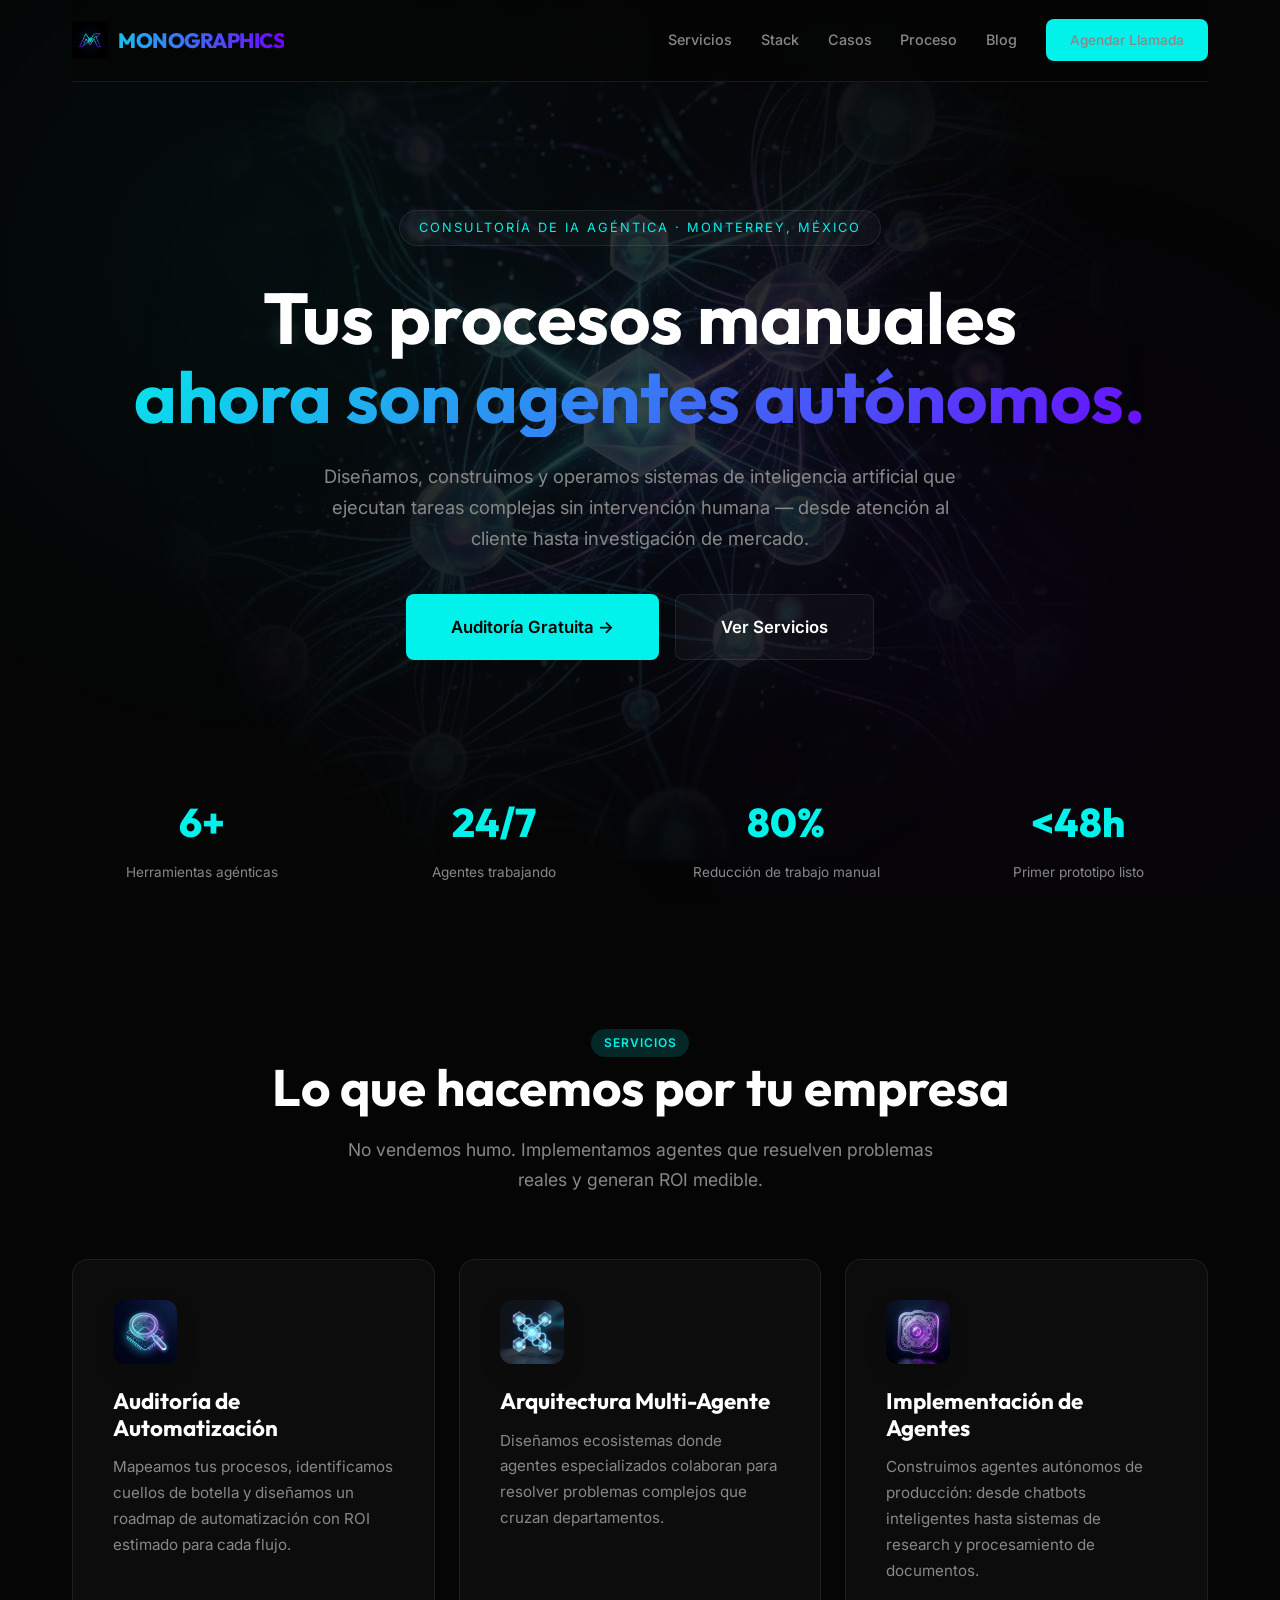
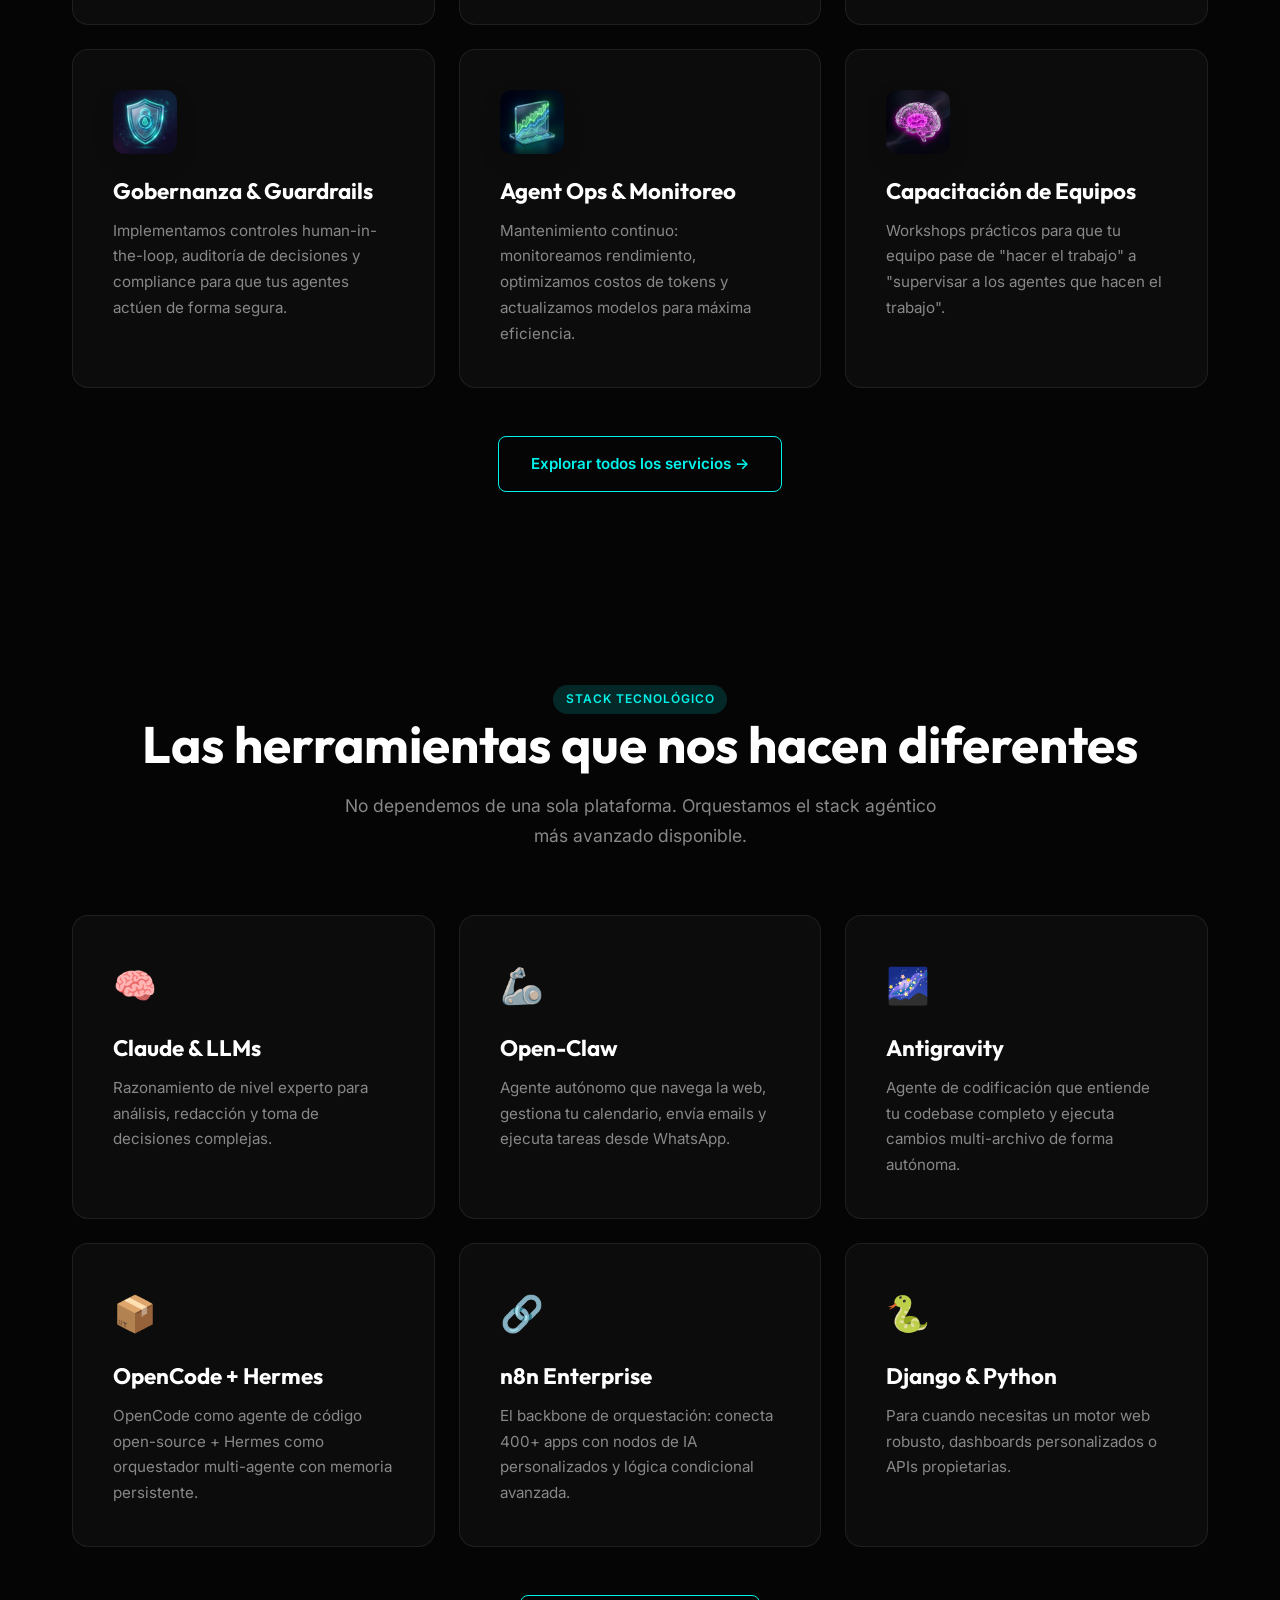
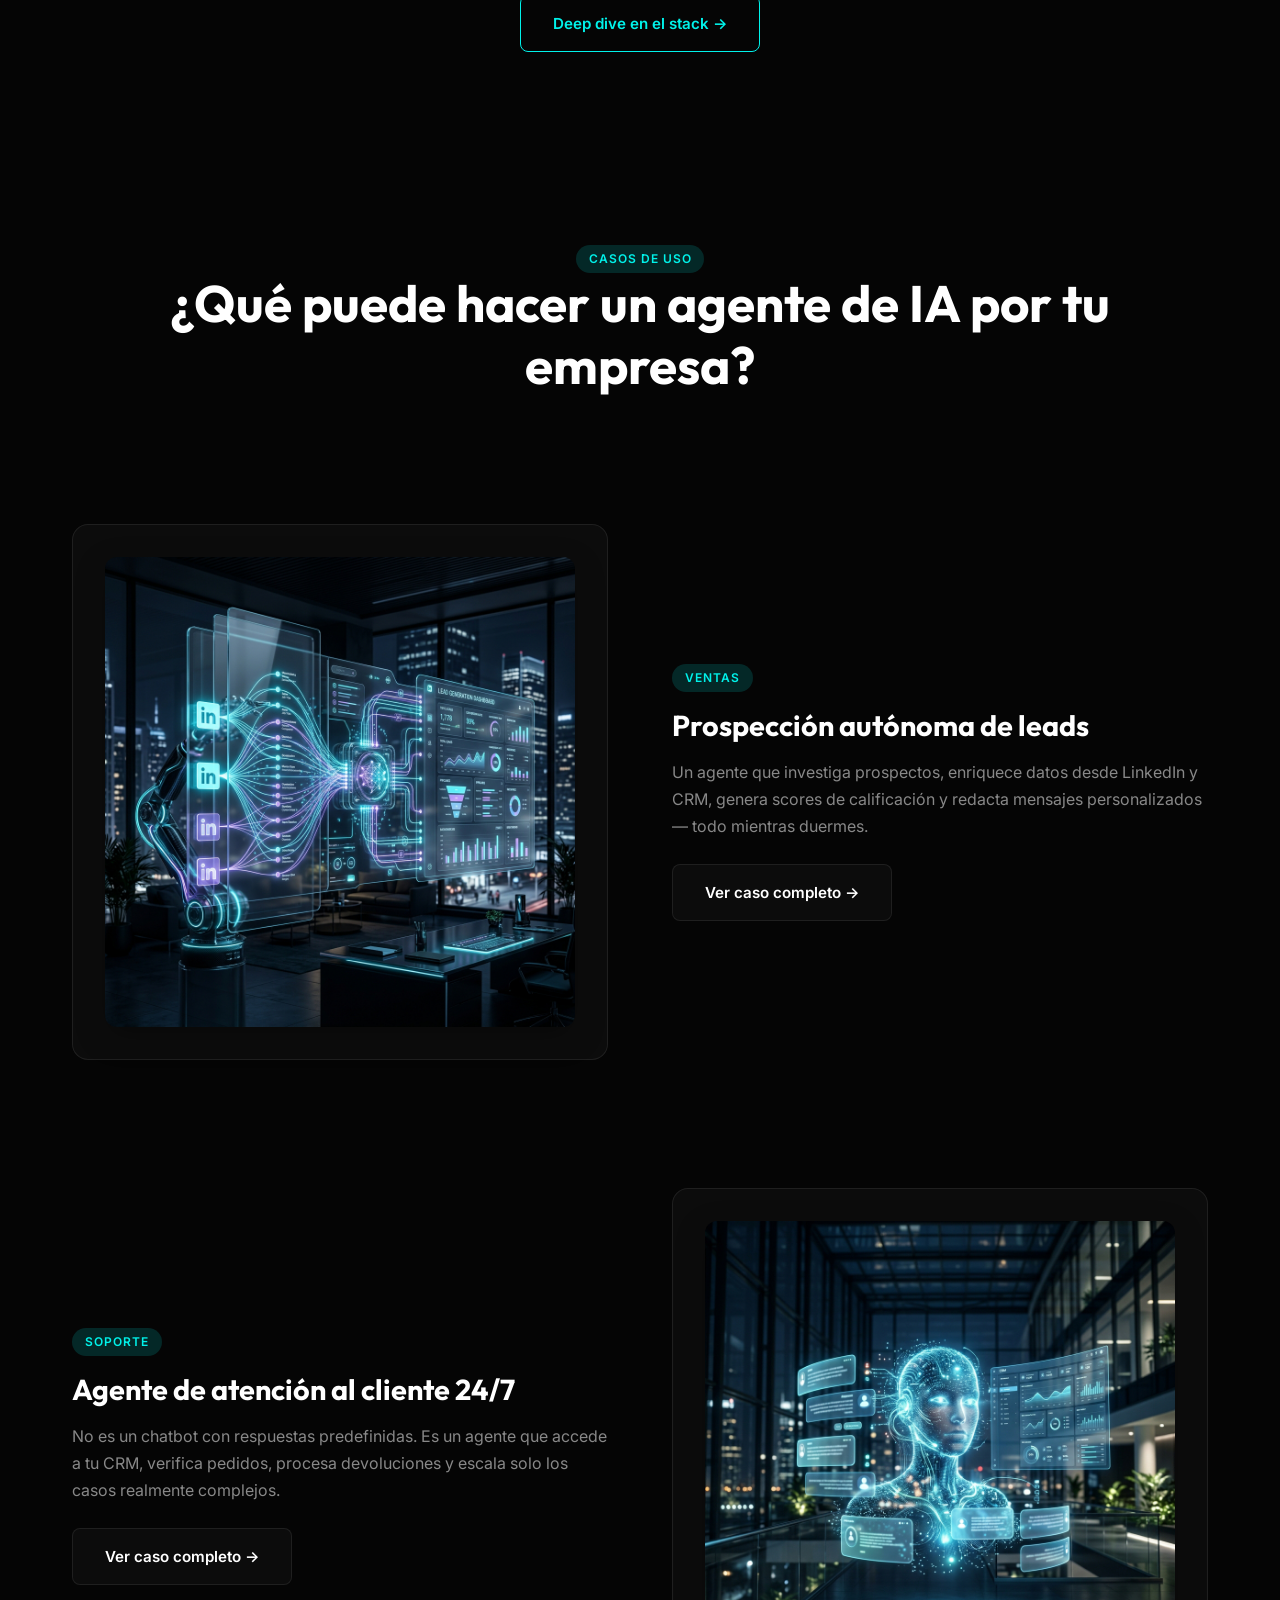
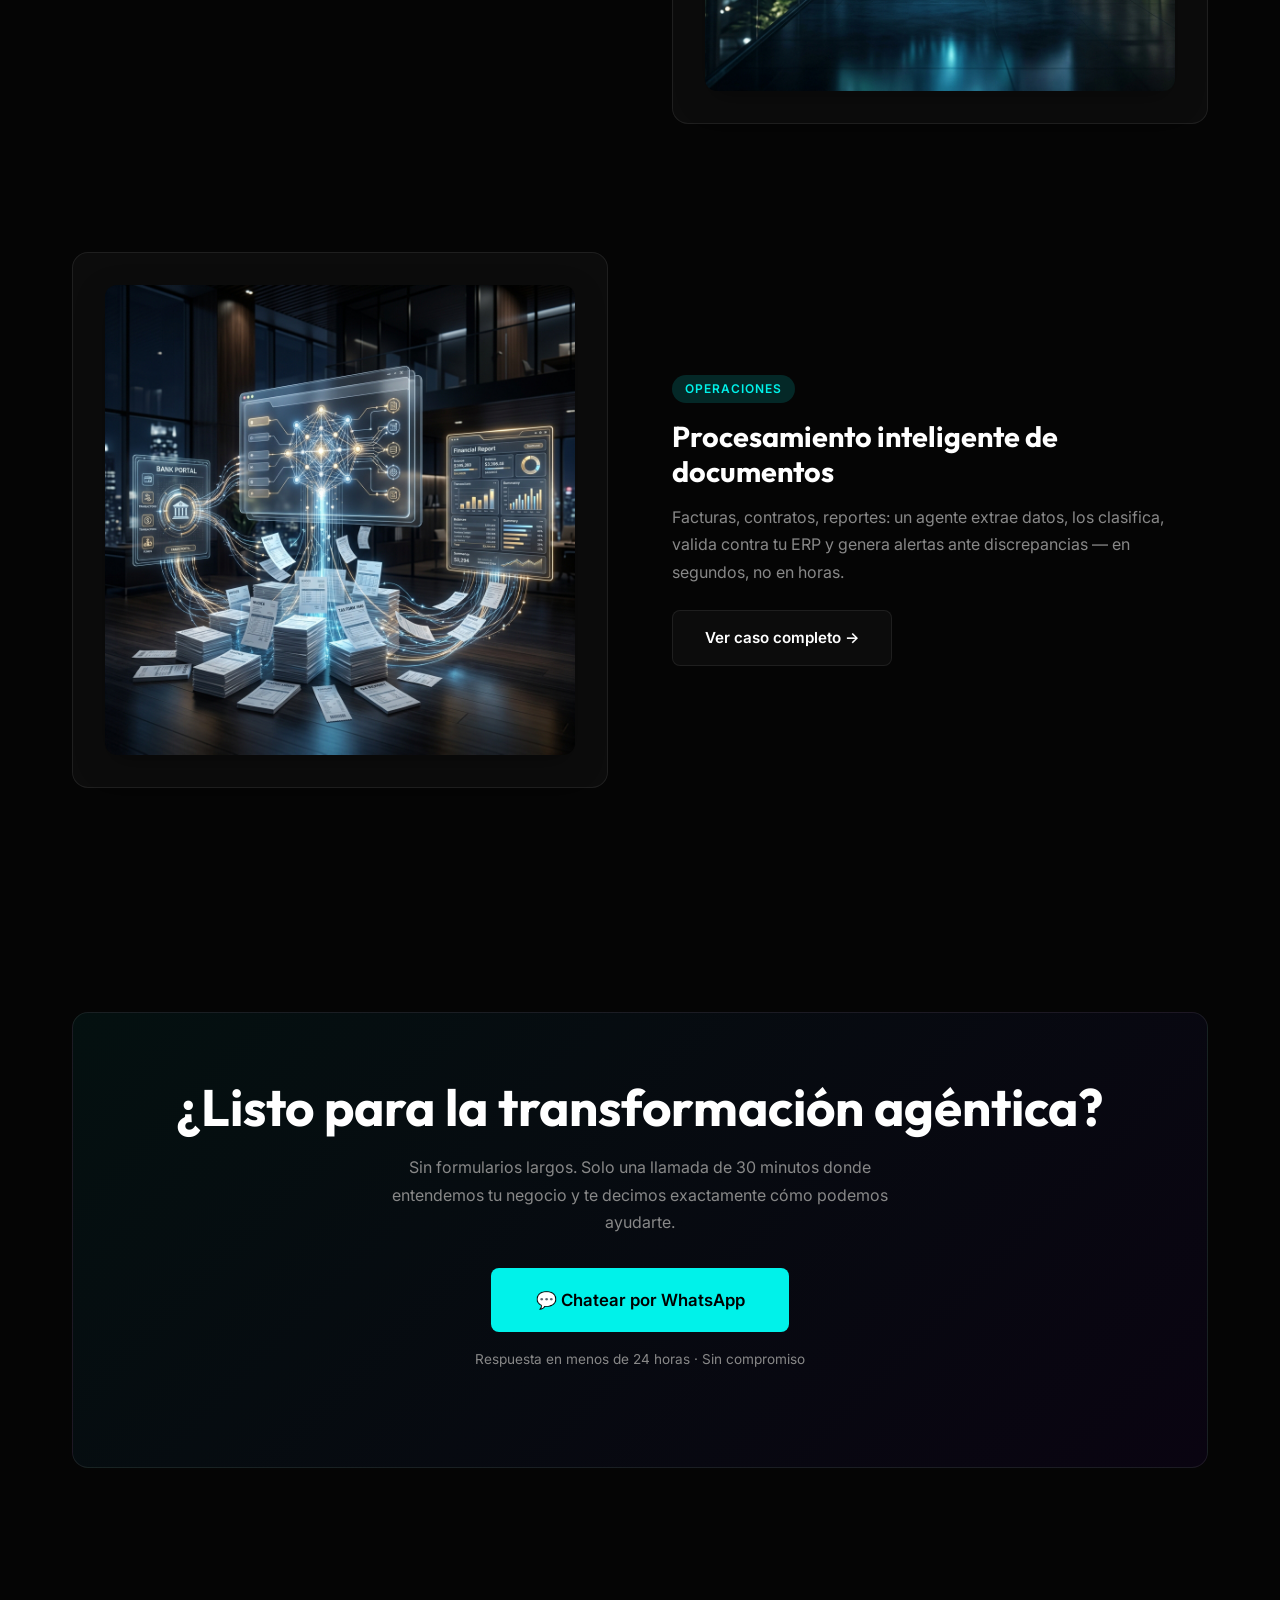
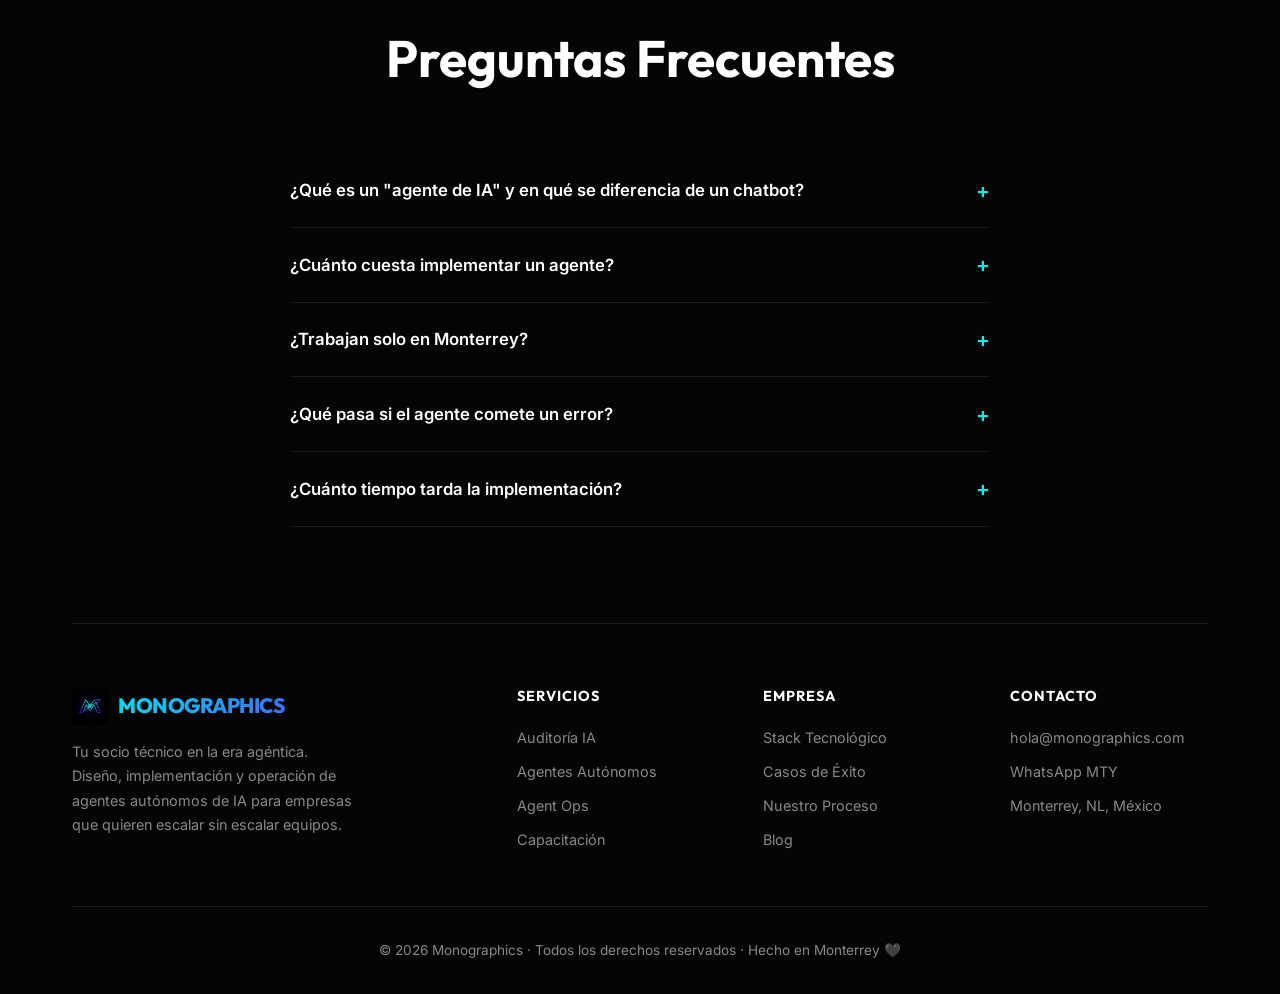
<file: index.html>
<!DOCTYPE html>
<html lang="es">
<head>
    <meta charset="UTF-8">
    <meta name="viewport" content="width=device-width, initial-scale=1.0">
    <title>Monographics | Consultoría de IA Agéntica — Agentes Autónomos para Empresas en México</title>
    <meta name="description" content="Implementamos agentes autónomos de IA que trabajan por ti 24/7. Automatización inteligente con Claude, n8n, Open-Claw y Antigravity. Consultoría especializada en Monterrey, México.">
    <meta name="keywords" content="consultoría IA México, agentes inteligencia artificial, automatización con IA, agentes autónomos, IA agéntica, n8n, Claude, Monterrey">
    <meta name="author" content="Monographics">
    <meta name="robots" content="index, follow">
    <link rel="canonical" href="https://monographics.com.mx/">

    <!-- Open Graph -->
    <meta property="og:type" content="website">
    <meta property="og:title" content="Monographics | Consultoría de IA Agéntica para Empresas">
    <meta property="og:description" content="Diseñamos, construimos y operamos agentes autónomos de IA. Automatización inteligente con Claude, n8n, Open-Claw y Antigravity. Monterrey, México.">
    <meta property="og:url" content="https://monographics.com.mx/">
    <meta property="og:site_name" content="Monographics">
    <meta property="og:image" content="https://monographics.com.mx/hero.png">
    <meta property="og:locale" content="es_MX">

    <!-- Twitter Card -->
    <meta name="twitter:card" content="summary_large_image">
    <meta name="twitter:title" content="Monographics | Consultoría de IA Agéntica">
    <meta name="twitter:description" content="Agentes autónomos de IA para empresas. Automatización inteligente con Claude, n8n y más.">
    <meta name="twitter:image" content="https://monographics.com.mx/hero.png">

    <!-- Styles -->
    <link rel="stylesheet" href="style.css">
    <link rel="preconnect" href="https://fonts.googleapis.com">
    <link rel="preconnect" href="https://fonts.gstatic.com" crossorigin>
    <link href="https://fonts.googleapis.com/css2?family=Inter:wght@400;500;600&family=Outfit:wght@700;800&display=swap" rel="stylesheet">
    <link rel="icon" href="favicon.svg" type="image/svg+xml">

    <!-- Schema: Organization + WebSite -->
    <script type="application/ld+json">
    {
        "@context": "https://schema.org",
        "@graph": [
            {
                "@type": "Organization",
                "@id": "https://monographics.com.mx/#organization",
                "name": "Monographics",
                "legalName": "Monographics",
                "url": "https://monographics.com.mx",
                "logo": "https://monographics.com.mx/logo.png",
                "image": "https://monographics.com.mx/hero.png",
                "description": "Consultoría de IA agéntica especializada en diseño, implementación y operación de agentes autónomos de inteligencia artificial para empresas en México y LATAM.",
                "email": "hola@monographics.com",
                "telephone": "+528128580928",
                "address": {
                    "@type": "PostalAddress",
                    "addressLocality": "Monterrey",
                    "addressRegion": "Nuevo León",
                    "addressCountry": "MX"
                },
                "areaServed": [
                    {
                        "@type": "Country",
                        "name": "México"
                    },
                    {
                        "@type": "Place",
                        "name": "LATAM"
                    }
                ],
                "knowsAbout": [
                    "Inteligencia Artificial Agéntica",
                    "Agentes Autónomos de IA",
                    "Automatización de Procesos con IA",
                    "Claude AI",
                    "n8n Automation",
                    "Open-Claw",
                    "Antigravity",
                    "Multi-Agent Orchestration",
                    "LangChain",
                    "Django",
                    "Python"
                ],
                "foundingDate": "2024",
                "sameAs": []
            },
            {
                "@type": "WebSite",
                "@id": "https://monographics.com.mx/#website",
                "url": "https://monographics.com.mx",
                "name": "Monographics",
                "publisher": {
                    "@id": "https://monographics.com.mx/#organization"
                },
                "inLanguage": "es"
            },
            {
                "@type": "WebPage",
                "@id": "https://monographics.com.mx/#webpage",
                "url": "https://monographics.com.mx/",
                "name": "Monographics | Consultoría de IA Agéntica para Empresas en México",
                "isPartOf": {
                    "@id": "https://monographics.com.mx/#website"
                },
                "about": {
                    "@id": "https://monographics.com.mx/#organization"
                },
                "description": "Implementamos agentes autónomos de IA que trabajan por ti 24/7. Automatización inteligente con Claude, n8n, Open-Claw y Antigravity.",
                "inLanguage": "es"
            },
            {
                "@type": "FAQPage",
                "mainEntity": [
                    {
                        "@type": "Question",
                        "name": "¿Qué es un agente de IA y en qué se diferencia de un chatbot?",
                        "acceptedAnswer": {
                            "@type": "Answer",
                            "text": "Un chatbot responde preguntas predefinidas. Un agente de IA razona, usa herramientas (CRM, bases de datos, navegador web), toma decisiones y ejecuta tareas complejas de múltiples pasos de forma autónoma. Es la diferencia entre un contestador automático y un empleado con criterio."
                        }
                    },
                    {
                        "@type": "Question",
                        "name": "¿Cuánto cuesta implementar un agente de IA?",
                        "acceptedAnswer": {
                            "@type": "Answer",
                            "text": "Depende de la complejidad. Un agente básico (MVP) arranca desde $5,000 USD. Sistemas multi-agente empresariales pueden ir de $25,000 a $150,000 USD. El mantenimiento mensual va de $2,000 a $15,000 USD dependiendo del volumen."
                        }
                    },
                    {
                        "@type": "Question",
                        "name": "¿Trabajan solo en Monterrey?",
                        "acceptedAnswer": {
                            "@type": "Answer",
                            "text": "No. Trabajamos 100% remoto con clientes en toda la República Mexicana y LATAM. Nuestra base está en Monterrey, pero el proceso es completamente digital: videollamadas, repositorios compartidos y dashboards en tiempo real."
                        }
                    },
                    {
                        "@type": "Question",
                        "name": "¿Qué pasa si el agente comete un error?",
                        "acceptedAnswer": {
                            "@type": "Answer",
                            "text": "Todos nuestros agentes incluyen guardrails y revisión human-in-the-loop para decisiones críticas. Implementamos logging completo, alertas en tiempo real y rollback automático. Tú defines el nivel de autonomía."
                        }
                    },
                    {
                        "@type": "Question",
                        "name": "¿Cuánto tiempo tarda la implementación?",
                        "acceptedAnswer": {
                            "@type": "Answer",
                            "text": "Un agente MVP funcional se entrega en 2-4 semanas. Sistemas más complejos toman 6-12 semanas. Siempre arrancamos con un prototipo funcional en las primeras 48 horas para validar el concepto."
                        }
                    }
                ]
            }
        ]
    }
    </script>
</head>
<body>
    <div class="bg-glow"></div>
    <div class="container">
        <nav>
            <a href="index.html" class="logo">
                <img src="logo.png" alt="Monographics — Consultoría de IA Agéntica">
                MONOGRAPHICS
            </a>
            <div class="nav-links">
                <a href="servicios.html">Servicios</a>
                <a href="stack.html">Stack</a>
                <a href="casos.html">Casos</a>
                <a href="proceso.html">Proceso</a>
                <a href="blog.html">Blog</a>
                <a href="https://wa.me/528128580928?text=Hola%2C%20quiero%20una%20consulta%20sobre%20agentes%20de%20IA" class="btn btn-primary" target="_blank" rel="noopener">Agendar Llamada</a>
            </div>
            <button class="hamburger" aria-label="Abrir menú de navegación">☰</button>
        </nav>

        <main>
            <!-- HERO -->
            <section class="hero" id="inicio">
                <div class="hero-image-container">
                    <img src="hero.png" alt="Visualización de inteligencia artificial agéntica con nodos conectados" aria-hidden="true">
                </div>
                <div class="hero-badge animate">Consultoría de IA Agéntica · Monterrey, México</div>
                <h1 class="animate" style="animation-delay:0.15s">
                    <span>Tus procesos manuales</span>
                    <span class="gradient-text">ahora son agentes autónomos.</span>
                </h1>
                <p class="animate" style="animation-delay:0.3s">
                    Diseñamos, construimos y operamos sistemas de inteligencia artificial que ejecutan tareas complejas sin intervención humana — desde atención al cliente hasta investigación de mercado.
                </p>
                <div class="hero-cta animate" style="animation-delay:0.45s">
                    <a href="https://wa.me/528128580928?text=Hola%2C%20quiero%20una%20auditor%C3%ADa%20gratuita%20de%20automatizaci%C3%B3n" class="btn btn-primary btn-lg" target="_blank" rel="noopener" id="cta-hero-audit">
                        Auditoría Gratuita →
                    </a>
                    <a href="servicios.html" class="btn btn-secondary btn-lg" id="cta-hero-services">Ver Servicios</a>
                </div>
            </section>

            <!-- STATS -->
            <section class="stats-bar animate" style="animation-delay:0.6s" aria-label="Estadísticas clave">
                <div class="stat-item">
                    <div class="stat-number">6+</div>
                    <div class="stat-label">Herramientas agénticas</div>
                </div>
                <div class="stat-item">
                    <div class="stat-number">24/7</div>
                    <div class="stat-label">Agentes trabajando</div>
                </div>
                <div class="stat-item">
                    <div class="stat-number">80%</div>
                    <div class="stat-label">Reducción de trabajo manual</div>
                </div>
                <div class="stat-item">
                    <div class="stat-number">&lt;48h</div>
                    <div class="stat-label">Primer prototipo listo</div>
                </div>
            </section>

            <!-- SERVICES PREVIEW -->
            <section class="section" id="servicios-preview">
                <div class="section-title">
                    <span class="tag">Servicios</span>
                    <h2>Lo que hacemos por tu empresa</h2>
                    <p>No vendemos humo. Implementamos agentes que resuelven problemas reales y generan ROI medible.</p>
                </div>
                <div class="cards-grid cards-grid-3">
                    <article class="card animate">
                        <img src="srv_audit_icon_1777796456702.png" alt="Icono Auditoría" class="service-icon">
                        <h3>Auditoría de Automatización</h3>
                        <p>Mapeamos tus procesos, identificamos cuellos de botella y diseñamos un roadmap de automatización con ROI estimado para cada flujo.</p>
                    </article>
                    <article class="card animate">
                        <img src="srv_arch_icon_1777796467039.png" alt="Icono Arquitectura Multi-Agente" class="service-icon">
                        <h3>Arquitectura Multi-Agente</h3>
                        <p>Diseñamos ecosistemas donde agentes especializados colaboran para resolver problemas complejos que cruzan departamentos.</p>
                    </article>
                    <article class="card animate">
                        <img src="srv_impl_icon_1777796479561.png" alt="Icono Implementación de Agentes" class="service-icon">
                        <h3>Implementación de Agentes</h3>
                        <p>Construimos agentes autónomos de producción: desde chatbots inteligentes hasta sistemas de research y procesamiento de documentos.</p>
                    </article>
                    <article class="card animate">
                        <img src="srv_gov_icon_1777796491410.png" alt="Icono Gobernanza" class="service-icon">
                        <h3>Gobernanza & Guardrails</h3>
                        <p>Implementamos controles human-in-the-loop, auditoría de decisiones y compliance para que tus agentes actúen de forma segura.</p>
                    </article>
                    <article class="card animate">
                        <img src="srv_ops_icon_1777796503788.png" alt="Icono Agent Ops" class="service-icon">
                        <h3>Agent Ops & Monitoreo</h3>
                        <p>Mantenimiento continuo: monitoreamos rendimiento, optimizamos costos de tokens y actualizamos modelos para máxima eficiencia.</p>
                    </article>
                    <article class="card animate">
                        <img src="srv_train_icon_1777796515611.png" alt="Icono Capacitación" class="service-icon">
                        <h3>Capacitación de Equipos</h3>
                        <p>Workshops prácticos para que tu equipo pase de "hacer el trabajo" a "supervisar a los agentes que hacen el trabajo".</p>
                    </article>
                </div>
                <div style="text-align:center; margin-top:3rem;">
                    <a href="servicios.html" class="btn btn-outline" id="cta-services-all">Explorar todos los servicios →</a>
                </div>
            </section>

            <!-- TOOLS PREVIEW -->
            <section class="section" id="stack-preview">
                <div class="section-title">
                    <span class="tag">Stack Tecnológico</span>
                    <h2>Las herramientas que nos hacen diferentes</h2>
                    <p>No dependemos de una sola plataforma. Orquestamos el stack agéntico más avanzado disponible.</p>
                </div>
                <div class="cards-grid">
                    <article class="card animate">
                        <div class="card-icon">🧠</div>
                        <h3>Claude & LLMs</h3>
                        <p>Razonamiento de nivel experto para análisis, redacción y toma de decisiones complejas.</p>
                    </article>
                    <article class="card animate">
                        <div class="card-icon">🦾</div>
                        <h3>Open-Claw</h3>
                        <p>Agente autónomo que navega la web, gestiona tu calendario, envía emails y ejecuta tareas desde WhatsApp.</p>
                    </article>
                    <article class="card animate">
                        <div class="card-icon">🌌</div>
                        <h3>Antigravity</h3>
                        <p>Agente de codificación que entiende tu codebase completo y ejecuta cambios multi-archivo de forma autónoma.</p>
                    </article>
                    <article class="card animate">
                        <div class="card-icon">📦</div>
                        <h3>OpenCode + Hermes</h3>
                        <p>OpenCode como agente de código open-source + Hermes como orquestador multi-agente con memoria persistente.</p>
                    </article>
                    <article class="card animate">
                        <div class="card-icon">🔗</div>
                        <h3>n8n Enterprise</h3>
                        <p>El backbone de orquestación: conecta 400+ apps con nodos de IA personalizados y lógica condicional avanzada.</p>
                    </article>
                    <article class="card animate">
                        <div class="card-icon">🐍</div>
                        <h3>Django & Python</h3>
                        <p>Para cuando necesitas un motor web robusto, dashboards personalizados o APIs propietarias.</p>
                    </article>
                </div>
                <div style="text-align:center; margin-top:3rem;">
                    <a href="stack.html" class="btn btn-outline" id="cta-stack-deep">Deep dive en el stack →</a>
                </div>
            </section>

            <!-- USE CASES PREVIEW -->
            <section class="section" id="casos-preview">
                <div class="section-title">
                    <span class="tag">Casos de uso</span>
                    <h2>¿Qué puede hacer un agente de IA por tu empresa?</h2>
                </div>
                <article class="use-case">
                    <div class="use-case-content">
                        <span class="tag">Ventas</span>
                        <h3>Prospección autónoma de leads</h3>
                        <p>Un agente que investiga prospectos, enriquece datos desde LinkedIn y CRM, genera scores de calificación y redacta mensajes personalizados — todo mientras duermes.</p>
                        <a href="casos.html" class="btn btn-secondary" id="cta-case-sales">Ver caso completo →</a>
                    </div>
                    <div class="use-case-visual">
                        <img src="lead_gen_agent_case_study_1777783876965.png" alt="Agente autónomo de IA realizando prospección de leads y enriquecimiento de datos en LinkedIn" title="IA Agéntica para Ventas — Monographics" class="use-case-img">
                    </div>
                </article>
                <article class="use-case">
                    <div class="use-case-content">
                        <span class="tag">Soporte</span>
                        <h3>Agente de atención al cliente 24/7</h3>
                        <p>No es un chatbot con respuestas predefinidas. Es un agente que accede a tu CRM, verifica pedidos, procesa devoluciones y escala solo los casos realmente complejos.</p>
                        <a href="casos.html" class="btn btn-secondary" id="cta-case-support">Ver caso completo →</a>
                    </div>
                    <div class="use-case-visual">
                        <img src="customer_support_agent_case_study_1777783898166.png" alt="Agente de soporte al cliente con IA interactuando con CRM y chat en tiempo real" title="IA Agéntica para Soporte — Monographics" class="use-case-img">
                    </div>
                </article>
                <article class="use-case">
                    <div class="use-case-content">
                        <span class="tag">Operaciones</span>
                        <h3>Procesamiento inteligente de documentos</h3>
                        <p>Facturas, contratos, reportes: un agente extrae datos, los clasifica, valida contra tu ERP y genera alertas ante discrepancias — en segundos, no en horas.</p>
                        <a href="casos.html" class="btn btn-secondary" id="cta-case-ops">Ver caso completo →</a>
                    </div>
                    <div class="use-case-visual">
                        <img src="finance_agent_case_study_1777783921985.png" alt="Sistema de IA para procesamiento automático de facturas, XML del SAT y conciliación contable" title="IA Agéntica para Operaciones y Finanzas — Monographics" class="use-case-img">
                    </div>
                </article>
            </section>

            <!-- CTA -->
            <div class="cta-section" id="contacto">
                <h2>¿Listo para la transformación agéntica?</h2>
                <p>Sin formularios largos. Solo una llamada de 30 minutos donde entendemos tu negocio y te decimos exactamente cómo podemos ayudarte.</p>
                <a href="https://wa.me/528128580928?text=Hola%2C%20quiero%20agendar%20una%20llamada%20de%2030%20minutos" class="btn btn-primary btn-lg" target="_blank" rel="noopener" id="cta-whatsapp-main">
                    💬 Chatear por WhatsApp
                </a>
                <p style="margin-top:1rem; font-size:0.85rem; color:var(--text-muted);">Respuesta en menos de 24 horas · Sin compromiso</p>
            </div>

            <!-- FAQ -->
            <section class="section" id="faq">
                <div class="section-title">
                    <h2>Preguntas Frecuentes</h2>
                </div>
                <div style="max-width:700px; margin:0 auto;">
                    <details class="faq-item">
                        <summary>¿Qué es un "agente de IA" y en qué se diferencia de un chatbot?</summary>
                        <div class="faq-answer">Un chatbot responde preguntas predefinidas. Un agente de IA razona, usa herramientas (CRM, bases de datos, navegador web), toma decisiones y ejecuta tareas complejas de múltiples pasos de forma autónoma. Es la diferencia entre un contestador automático y un empleado con criterio.</div>
                    </details>
                    <details class="faq-item">
                        <summary>¿Cuánto cuesta implementar un agente?</summary>
                        <div class="faq-answer">Depende de la complejidad. Un agente básico (MVP) arranca desde $5,000 USD. Sistemas multi-agente empresariales pueden ir de $25,000 a $150,000 USD. El mantenimiento mensual va de $2,000 a $15,000 USD dependiendo del volumen. Te damos un presupuesto exacto en la auditoría gratuita.</div>
                    </details>
                    <details class="faq-item">
                        <summary>¿Trabajan solo en Monterrey?</summary>
                        <div class="faq-answer">No. Trabajamos 100% remoto con clientes en toda la República Mexicana y LATAM. Nuestra base está en Monterrey, pero el proceso es completamente digital: videollamadas, repositorios compartidos y dashboards en tiempo real.</div>
                    </details>
                    <details class="faq-item">
                        <summary>¿Qué pasa si el agente comete un error?</summary>
                        <div class="faq-answer">Todos nuestros agentes incluyen guardrails y revisión human-in-the-loop para decisiones críticas. Implementamos logging completo, alertas en tiempo real y rollback automático. Tú defines el nivel de autonomía.</div>
                    </details>
                    <details class="faq-item">
                        <summary>¿Cuánto tiempo tarda la implementación?</summary>
                        <div class="faq-answer">Un agente MVP funcional se entrega en 2-4 semanas. Sistemas más complejos toman 6-12 semanas. Siempre arrancamos con un prototipo funcional en las primeras 48 horas para validar el concepto.</div>
                    </details>
                </div>
            </section>
        </main>

        <!-- FOOTER -->
        <footer>
            <div class="footer-grid">
                <div class="footer-brand">
                    <div class="logo">
                        <img src="logo.png" alt="Monographics">
                        MONOGRAPHICS
                    </div>
                    <p>Tu socio técnico en la era agéntica. Diseño, implementación y operación de agentes autónomos de IA para empresas que quieren escalar sin escalar equipos.</p>
                </div>
                <div class="footer-col">
                    <h5>Servicios</h5>
                    <a href="servicios.html">Auditoría IA</a>
                    <a href="servicios.html">Agentes Autónomos</a>
                    <a href="servicios.html">Agent Ops</a>
                    <a href="servicios.html">Capacitación</a>
                </div>
                <div class="footer-col">
                    <h5>Empresa</h5>
                    <a href="stack.html">Stack Tecnológico</a>
                    <a href="casos.html">Casos de Éxito</a>
                    <a href="proceso.html">Nuestro Proceso</a>
                    <a href="blog.html">Blog</a>
                </div>
                <div class="footer-col">
                    <h5>Contacto</h5>
                    <a href="mailto:hola@monographics.com">hola@monographics.com</a>
                    <a href="https://wa.me/528128580928" target="_blank" rel="noopener">WhatsApp MTY</a>
                    <a>Monterrey, NL, México</a>
                </div>
            </div>
            <div class="footer-bottom">
                <p>&copy; 2026 Monographics · Todos los derechos reservados · Hecho en Monterrey 🖤</p>
            </div>
        </footer>
    </div>
    <script src="script.js"></script>
</body>
</html>
</file>
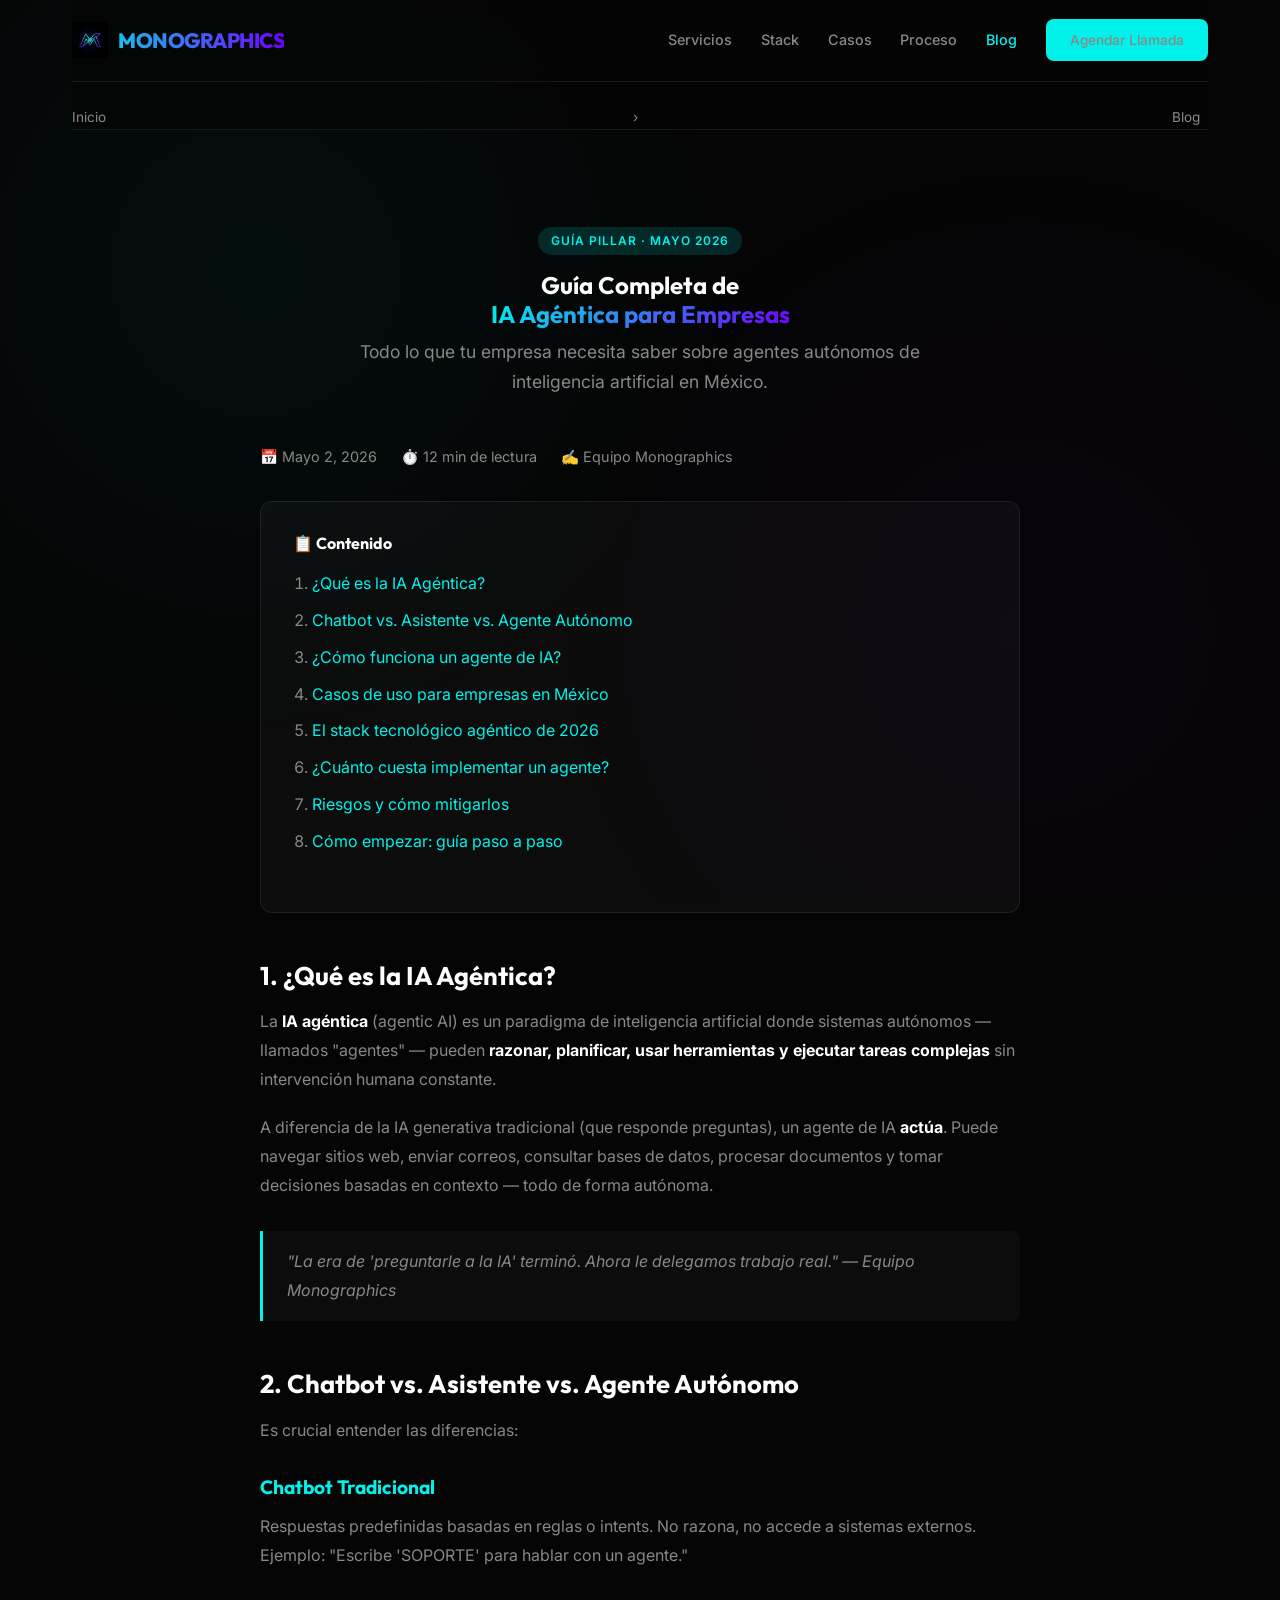
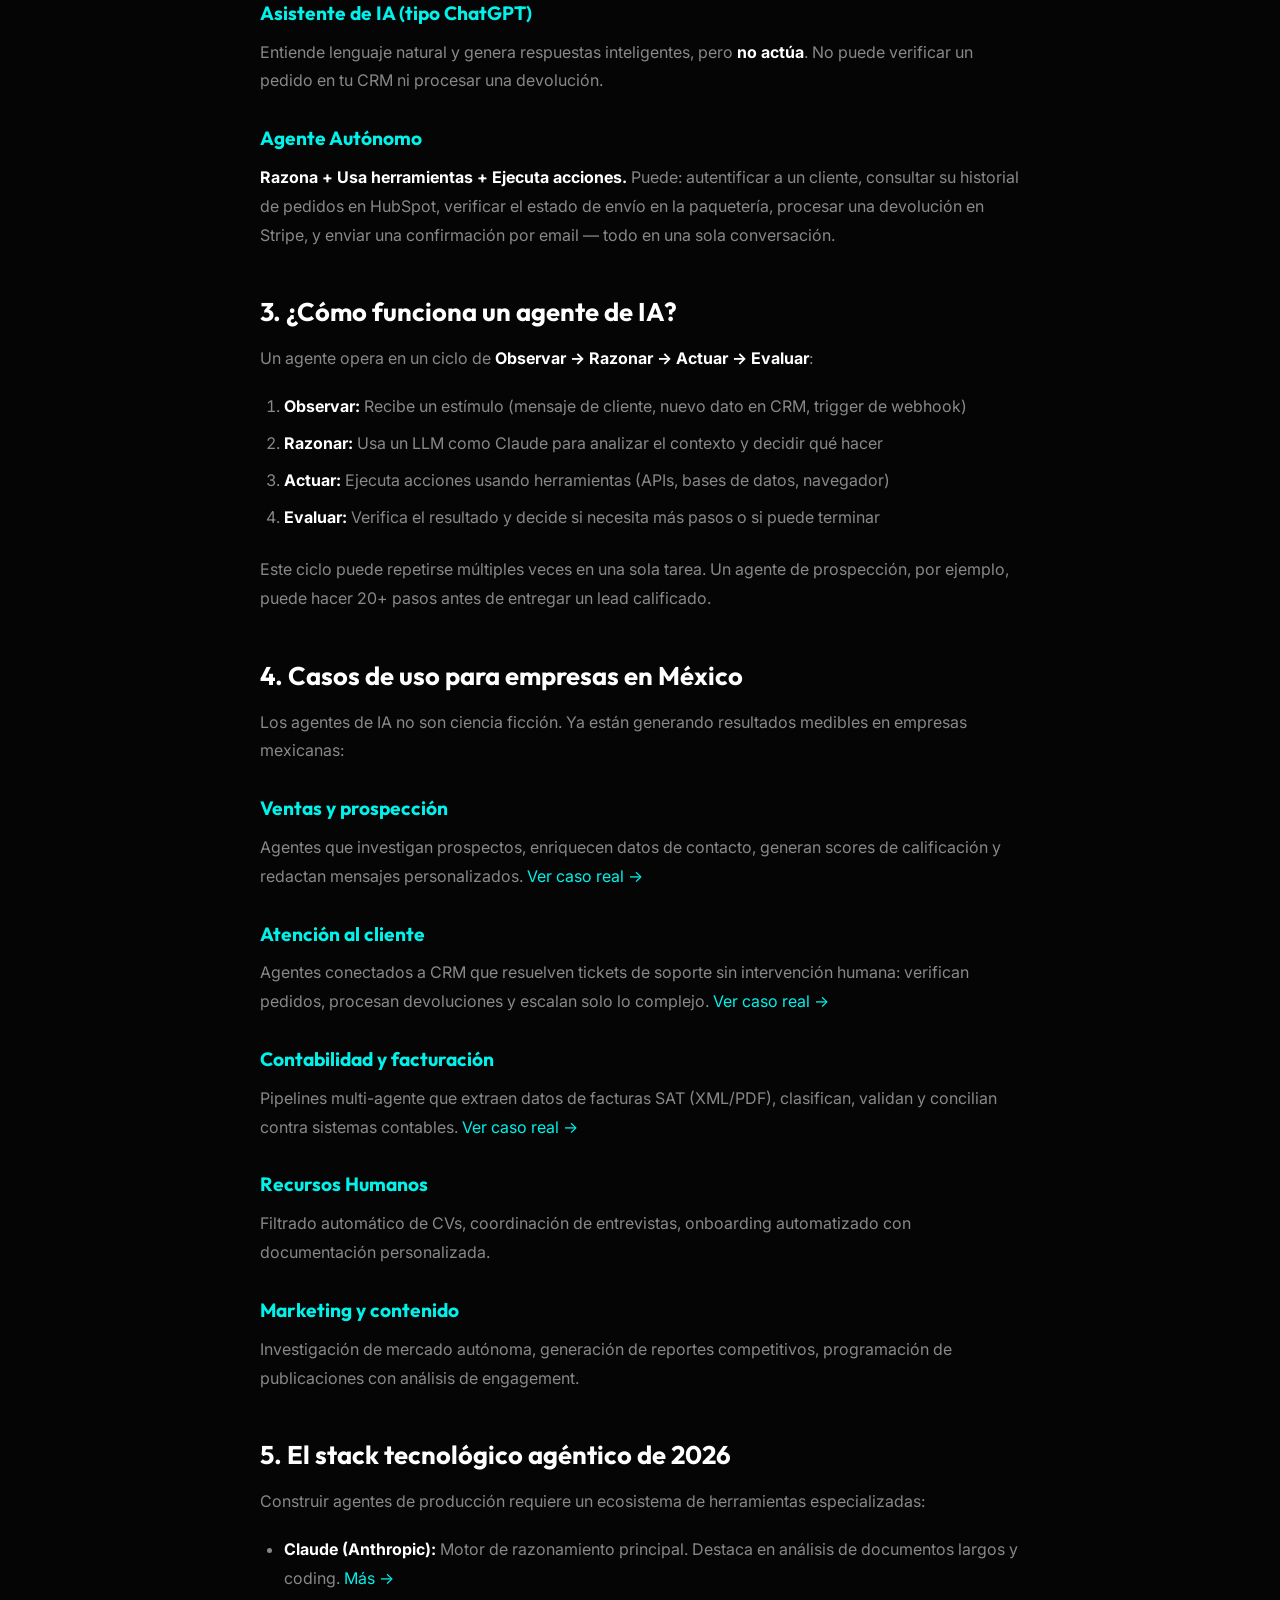
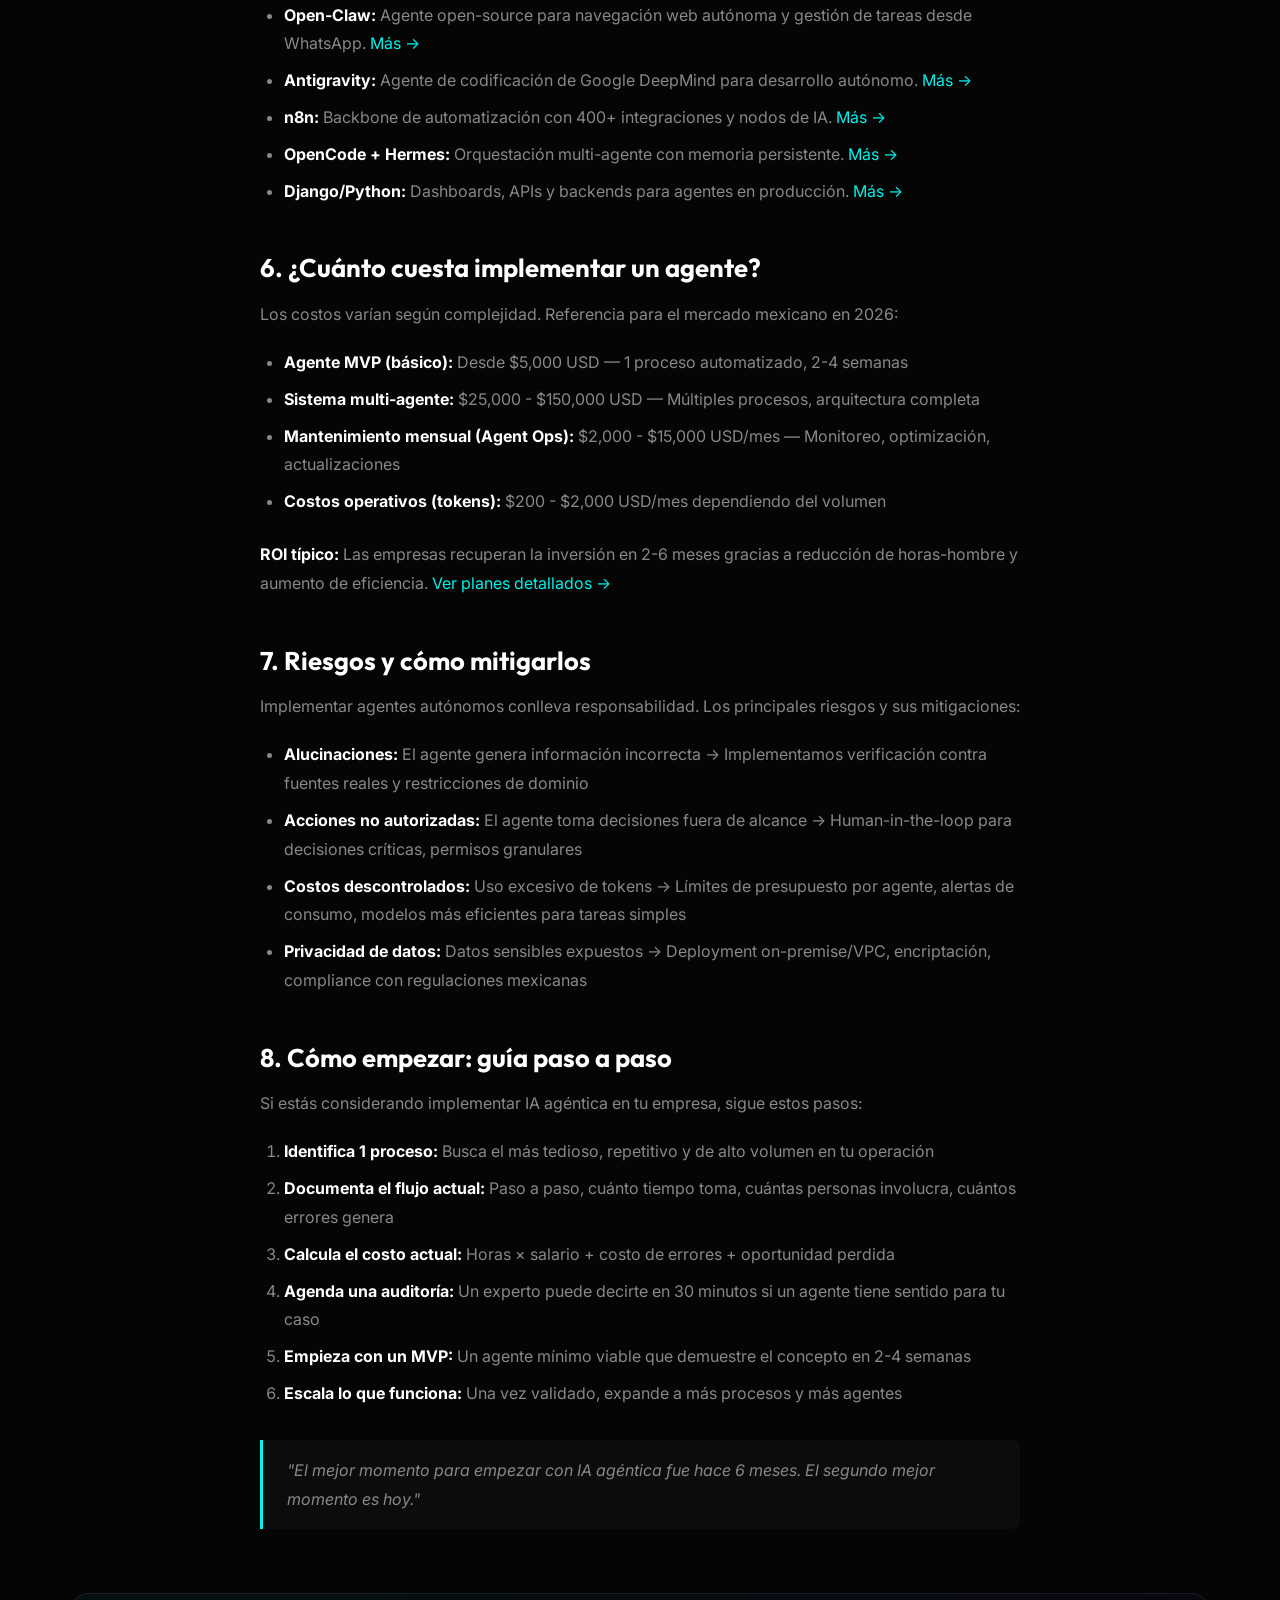
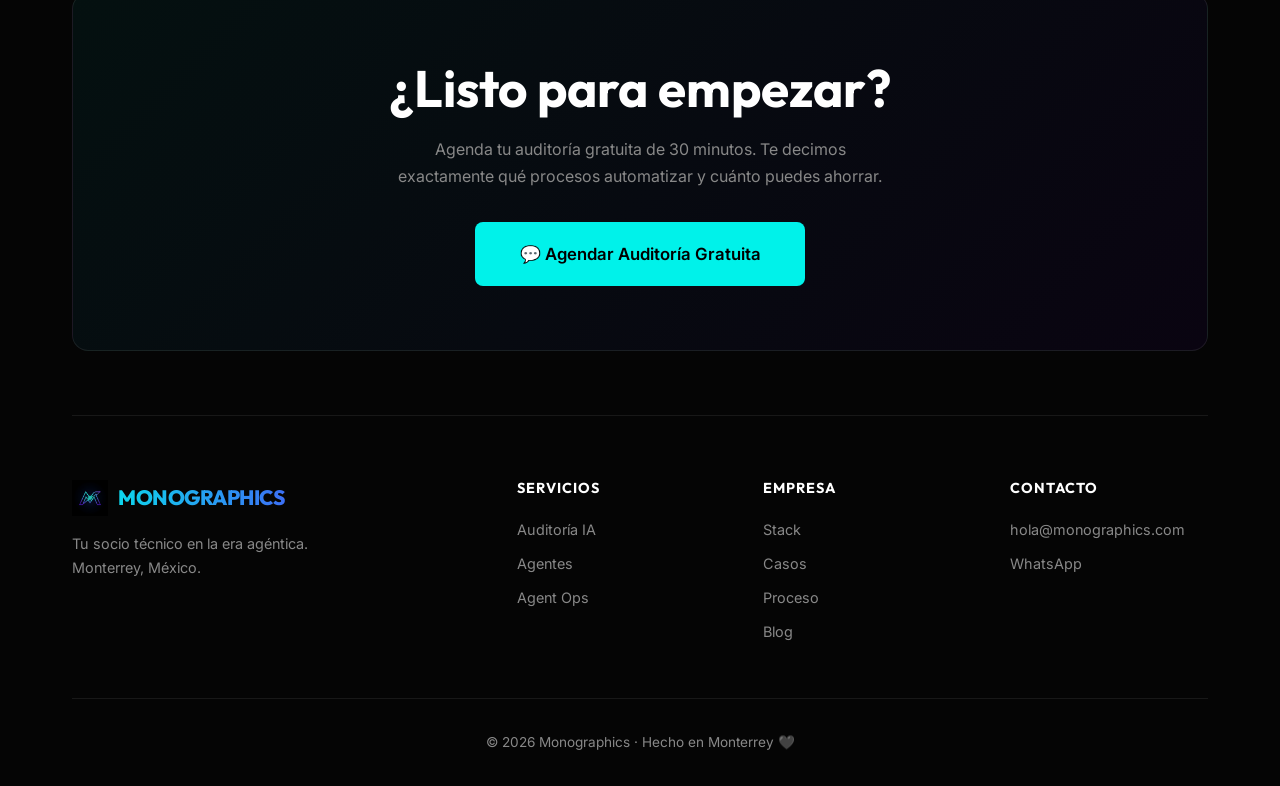
<file: blog.html>
<!DOCTYPE html>
<html lang="es">
<head>
    <meta charset="UTF-8">
    <meta name="viewport" content="width=device-width, initial-scale=1.0">
    <title>Blog | Monographics — Guía Completa de IA Agéntica para Empresas en México</title>
    <meta name="description" content="Guía completa sobre IA agéntica para empresas en México 2026. Qué son los agentes autónomos, cómo funcionan, cuánto cuestan y cómo implementarlos en tu negocio.">
    <meta name="keywords" content="IA agéntica, agentes autónomos IA, automatización IA empresas México, guía IA 2026, chatbot vs agente IA">
    <meta name="robots" content="index, follow">
    <link rel="canonical" href="https://monographics.com.mx/blog.html">
    <meta property="og:type" content="article">
    <meta property="og:title" content="Guía Completa de IA Agéntica para Empresas | Monographics">
    <meta property="og:description" content="Todo lo que necesitas saber sobre agentes autónomos de IA: qué son, cómo funcionan, cuánto cuestan y cómo implementarlos.">
    <meta property="og:url" content="https://monographics.com.mx/blog.html">
    <meta property="og:image" content="https://monographics.com.mx/hero.png">
    <meta property="og:locale" content="es_MX">
    <meta name="twitter:card" content="summary_large_image">
    <meta name="twitter:title" content="Guía de IA Agéntica | Monographics">
    <meta name="twitter:image" content="https://monographics.com.mx/hero.png">
    <link rel="stylesheet" href="style.css">
    <link rel="preconnect" href="https://fonts.googleapis.com">
    <link rel="preconnect" href="https://fonts.gstatic.com" crossorigin>
    <link href="https://fonts.googleapis.com/css2?family=Inter:wght@400;500;600&family=Outfit:wght@700;800&display=swap" rel="stylesheet">
    <link rel="icon" href="favicon.svg" type="image/svg+xml">
    <script type="application/ld+json">
    {"@context":"https://schema.org","@graph":[{"@type":"BreadcrumbList","itemListElement":[{"@type":"ListItem","position":1,"name":"Inicio","item":"https://monographics.com.mx/"},{"@type":"ListItem","position":2,"name":"Blog","item":"https://monographics.com.mx/blog.html"}]},{"@type":"BlogPosting","headline":"Guía Completa de IA Agéntica para Empresas en México — 2026","description":"Todo lo que tu empresa necesita saber sobre agentes autónomos de IA: definiciones, diferencias con chatbots, stack tecnológico, costos, casos de uso y cómo empezar.","author":{"@id":"https://monographics.com.mx/#organization"},"publisher":{"@id":"https://monographics.com.mx/#organization"},"datePublished":"2026-05-02","dateModified":"2026-05-02","mainEntityOfPage":"https://monographics.com.mx/blog.html","wordCount":"3200","inLanguage":"es"}]}
    </script>
    <style>
        .blog-content { max-width: 760px; margin: 0 auto; }
        .blog-content h2 { font-family: 'Outfit', sans-serif; font-size: 1.6rem; margin: 3rem 0 1rem; color: var(--text-main); }
        .blog-content h3 { font-size: 1.2rem; margin: 2rem 0 0.8rem; color: var(--primary); }
        .blog-content p { color: var(--text-muted); line-height: 1.8; margin-bottom: 1.2rem; }
        .blog-content ul, .blog-content ol { color: var(--text-muted); line-height: 1.8; margin-bottom: 1.5rem; padding-left: 1.5rem; }
        .blog-content li { margin-bottom: 0.5rem; }
        .blog-content strong { color: var(--text-main); }
        .blog-content blockquote { border-left: 3px solid var(--primary); padding: 1rem 1.5rem; margin: 2rem 0; background: var(--bg-card); border-radius: 0 8px 8px 0; }
        .blog-content blockquote p { margin-bottom: 0; font-style: italic; }
        .blog-toc { background: var(--bg-card); border: 1px solid var(--glass-border); border-radius: 12px; padding: 2rem; margin: 2rem 0; }
        .blog-toc h4 { margin-bottom: 1rem; color: var(--text-main); }
        .blog-toc ol { padding-left: 1.2rem; }
        .blog-toc a { color: var(--primary); text-decoration: none; }
        .blog-toc a:hover { text-decoration: underline; }
        .blog-meta { display: flex; gap: 1.5rem; align-items: center; flex-wrap: wrap; margin-bottom: 2rem; color: var(--text-muted); font-size: 0.9rem; }
    </style>
</head>
<body>
    <div class="bg-glow"></div>
    <div class="container">
        <nav>
            <a href="index.html" class="logo"><img src="logo.png" alt="Monographics"> MONOGRAPHICS</a>
            <div class="nav-links">
                <a href="servicios.html">Servicios</a>
                <a href="stack.html">Stack</a>
                <a href="casos.html">Casos</a>
                <a href="proceso.html">Proceso</a>
                <a href="blog.html" style="color:var(--primary)">Blog</a>
                <a href="https://wa.me/528128580928" class="btn btn-primary" target="_blank" rel="noopener">Agendar Llamada</a>
            </div>
            <button class="hamburger" aria-label="Menú">☰</button>
        </nav>
        <main>
            <nav class="breadcrumb" aria-label="Ruta de navegación"><a href="index.html">Inicio</a> <span>›</span> <span>Blog</span></nav>

            <section class="page-header">
                <span class="tag">Guía Pillar · Mayo 2026</span>
                <h1>Guía Completa de<br><span class="gradient-text" style="font-size:inherit">IA Agéntica para Empresas</span></h1>
                <p>Todo lo que tu empresa necesita saber sobre agentes autónomos de inteligencia artificial en México.</p>
            </section>

            <div class="blog-content">
                <div class="blog-meta">
                    <span>📅 Mayo 2, 2026</span>
                    <span>⏱️ 12 min de lectura</span>
                    <span>✍️ Equipo Monographics</span>
                </div>

                <div class="blog-toc">
                    <h4>📋 Contenido</h4>
                    <ol>
                        <li><a href="#que-es">¿Qué es la IA Agéntica?</a></li>
                        <li><a href="#diferencia">Chatbot vs. Asistente vs. Agente Autónomo</a></li>
                        <li><a href="#como-funciona">¿Cómo funciona un agente de IA?</a></li>
                        <li><a href="#casos-uso">Casos de uso para empresas en México</a></li>
                        <li><a href="#stack">El stack tecnológico agéntico de 2026</a></li>
                        <li><a href="#costos">¿Cuánto cuesta implementar un agente?</a></li>
                        <li><a href="#riesgos">Riesgos y cómo mitigarlos</a></li>
                        <li><a href="#empezar">Cómo empezar: guía paso a paso</a></li>
                    </ol>
                </div>

                <h2 id="que-es">1. ¿Qué es la IA Agéntica?</h2>
                <p>La <strong>IA agéntica</strong> (agentic AI) es un paradigma de inteligencia artificial donde sistemas autónomos — llamados "agentes" — pueden <strong>razonar, planificar, usar herramientas y ejecutar tareas complejas</strong> sin intervención humana constante.</p>
                <p>A diferencia de la IA generativa tradicional (que responde preguntas), un agente de IA <strong>actúa</strong>. Puede navegar sitios web, enviar correos, consultar bases de datos, procesar documentos y tomar decisiones basadas en contexto — todo de forma autónoma.</p>
                <blockquote><p>"La era de 'preguntarle a la IA' terminó. Ahora le delegamos trabajo real." — Equipo Monographics</p></blockquote>

                <h2 id="diferencia">2. Chatbot vs. Asistente vs. Agente Autónomo</h2>
                <p>Es crucial entender las diferencias:</p>
                <h3>Chatbot Tradicional</h3>
                <p>Respuestas predefinidas basadas en reglas o intents. No razona, no accede a sistemas externos. Ejemplo: "Escribe 'SOPORTE' para hablar con un agente."</p>
                <h3>Asistente de IA (tipo ChatGPT)</h3>
                <p>Entiende lenguaje natural y genera respuestas inteligentes, pero <strong>no actúa</strong>. No puede verificar un pedido en tu CRM ni procesar una devolución.</p>
                <h3>Agente Autónomo</h3>
                <p><strong>Razona + Usa herramientas + Ejecuta acciones.</strong> Puede: autentificar a un cliente, consultar su historial de pedidos en HubSpot, verificar el estado de envío en la paquetería, procesar una devolución en Stripe, y enviar una confirmación por email — todo en una sola conversación.</p>

                <h2 id="como-funciona">3. ¿Cómo funciona un agente de IA?</h2>
                <p>Un agente opera en un ciclo de <strong>Observar → Razonar → Actuar → Evaluar</strong>:</p>
                <ol>
                    <li><strong>Observar:</strong> Recibe un estímulo (mensaje de cliente, nuevo dato en CRM, trigger de webhook)</li>
                    <li><strong>Razonar:</strong> Usa un LLM como Claude para analizar el contexto y decidir qué hacer</li>
                    <li><strong>Actuar:</strong> Ejecuta acciones usando herramientas (APIs, bases de datos, navegador)</li>
                    <li><strong>Evaluar:</strong> Verifica el resultado y decide si necesita más pasos o si puede terminar</li>
                </ol>
                <p>Este ciclo puede repetirse múltiples veces en una sola tarea. Un agente de prospección, por ejemplo, puede hacer 20+ pasos antes de entregar un lead calificado.</p>

                <h2 id="casos-uso">4. Casos de uso para empresas en México</h2>
                <p>Los agentes de IA no son ciencia ficción. Ya están generando resultados medibles en empresas mexicanas:</p>
                <h3>Ventas y prospección</h3>
                <p>Agentes que investigan prospectos, enriquecen datos de contacto, generan scores de calificación y redactan mensajes personalizados. <a href="casos.html#caso-inmobiliaria" style="color:var(--primary)">Ver caso real →</a></p>
                <h3>Atención al cliente</h3>
                <p>Agentes conectados a CRM que resuelven tickets de soporte sin intervención humana: verifican pedidos, procesan devoluciones y escalan solo lo complejo. <a href="casos.html#caso-ecommerce" style="color:var(--primary)">Ver caso real →</a></p>
                <h3>Contabilidad y facturación</h3>
                <p>Pipelines multi-agente que extraen datos de facturas SAT (XML/PDF), clasifican, validan y concilian contra sistemas contables. <a href="casos.html#caso-contabilidad" style="color:var(--primary)">Ver caso real →</a></p>
                <h3>Recursos Humanos</h3>
                <p>Filtrado automático de CVs, coordinación de entrevistas, onboarding automatizado con documentación personalizada.</p>
                <h3>Marketing y contenido</h3>
                <p>Investigación de mercado autónoma, generación de reportes competitivos, programación de publicaciones con análisis de engagement.</p>

                <h2 id="stack">5. El stack tecnológico agéntico de 2026</h2>
                <p>Construir agentes de producción requiere un ecosistema de herramientas especializadas:</p>
                <ul>
                    <li><strong>Claude (Anthropic):</strong> Motor de razonamiento principal. Destaca en análisis de documentos largos y coding. <a href="stack.html#claude" style="color:var(--primary)">Más →</a></li>
                    <li><strong>Open-Claw:</strong> Agente open-source para navegación web autónoma y gestión de tareas desde WhatsApp. <a href="stack.html#open-claw" style="color:var(--primary)">Más →</a></li>
                    <li><strong>Antigravity:</strong> Agente de codificación de Google DeepMind para desarrollo autónomo. <a href="stack.html#antigravity" style="color:var(--primary)">Más →</a></li>
                    <li><strong>n8n:</strong> Backbone de automatización con 400+ integraciones y nodos de IA. <a href="stack.html#n8n" style="color:var(--primary)">Más →</a></li>
                    <li><strong>OpenCode + Hermes:</strong> Orquestación multi-agente con memoria persistente. <a href="stack.html#opencode-hermes" style="color:var(--primary)">Más →</a></li>
                    <li><strong>Django/Python:</strong> Dashboards, APIs y backends para agentes en producción. <a href="stack.html#django" style="color:var(--primary)">Más →</a></li>
                </ul>

                <h2 id="costos">6. ¿Cuánto cuesta implementar un agente?</h2>
                <p>Los costos varían según complejidad. Referencia para el mercado mexicano en 2026:</p>
                <ul>
                    <li><strong>Agente MVP (básico):</strong> Desde $5,000 USD — 1 proceso automatizado, 2-4 semanas</li>
                    <li><strong>Sistema multi-agente:</strong> $25,000 - $150,000 USD — Múltiples procesos, arquitectura completa</li>
                    <li><strong>Mantenimiento mensual (Agent Ops):</strong> $2,000 - $15,000 USD/mes — Monitoreo, optimización, actualizaciones</li>
                    <li><strong>Costos operativos (tokens):</strong> $200 - $2,000 USD/mes dependiendo del volumen</li>
                </ul>
                <p><strong>ROI típico:</strong> Las empresas recuperan la inversión en 2-6 meses gracias a reducción de horas-hombre y aumento de eficiencia. <a href="servicios.html#planes" style="color:var(--primary)">Ver planes detallados →</a></p>

                <h2 id="riesgos">7. Riesgos y cómo mitigarlos</h2>
                <p>Implementar agentes autónomos conlleva responsabilidad. Los principales riesgos y sus mitigaciones:</p>
                <ul>
                    <li><strong>Alucinaciones:</strong> El agente genera información incorrecta → Implementamos verificación contra fuentes reales y restricciones de dominio</li>
                    <li><strong>Acciones no autorizadas:</strong> El agente toma decisiones fuera de alcance → Human-in-the-loop para decisiones críticas, permisos granulares</li>
                    <li><strong>Costos descontrolados:</strong> Uso excesivo de tokens → Límites de presupuesto por agente, alertas de consumo, modelos más eficientes para tareas simples</li>
                    <li><strong>Privacidad de datos:</strong> Datos sensibles expuestos → Deployment on-premise/VPC, encriptación, compliance con regulaciones mexicanas</li>
                </ul>

                <h2 id="empezar">8. Cómo empezar: guía paso a paso</h2>
                <p>Si estás considerando implementar IA agéntica en tu empresa, sigue estos pasos:</p>
                <ol>
                    <li><strong>Identifica 1 proceso:</strong> Busca el más tedioso, repetitivo y de alto volumen en tu operación</li>
                    <li><strong>Documenta el flujo actual:</strong> Paso a paso, cuánto tiempo toma, cuántas personas involucra, cuántos errores genera</li>
                    <li><strong>Calcula el costo actual:</strong> Horas × salario + costo de errores + oportunidad perdida</li>
                    <li><strong>Agenda una auditoría:</strong> Un experto puede decirte en 30 minutos si un agente tiene sentido para tu caso</li>
                    <li><strong>Empieza con un MVP:</strong> Un agente mínimo viable que demuestre el concepto en 2-4 semanas</li>
                    <li><strong>Escala lo que funciona:</strong> Una vez validado, expande a más procesos y más agentes</li>
                </ol>
                <blockquote><p>"El mejor momento para empezar con IA agéntica fue hace 6 meses. El segundo mejor momento es hoy."</p></blockquote>
            </div>

            <div class="cta-section">
                <h2>¿Listo para empezar?</h2>
                <p>Agenda tu auditoría gratuita de 30 minutos. Te decimos exactamente qué procesos automatizar y cuánto puedes ahorrar.</p>
                <a href="https://wa.me/528128580928?text=Hola%2C%20leí%20la%20guía%20de%20IA%20agéntica%20y%20quiero%20una%20auditoría" class="btn btn-primary btn-lg" target="_blank" rel="noopener" id="cta-blog-wa">💬 Agendar Auditoría Gratuita</a>
            </div>
        </main>
        <footer>
            <div class="footer-grid">
                <div class="footer-brand"><div class="logo"><img src="logo.png" alt="Monographics"> MONOGRAPHICS</div><p>Tu socio técnico en la era agéntica. Monterrey, México.</p></div>
                <div class="footer-col"><h5>Servicios</h5><a href="servicios.html">Auditoría IA</a><a href="servicios.html">Agentes</a><a href="servicios.html">Agent Ops</a></div>
                <div class="footer-col"><h5>Empresa</h5><a href="stack.html">Stack</a><a href="casos.html">Casos</a><a href="proceso.html">Proceso</a><a href="blog.html">Blog</a></div>
                <div class="footer-col"><h5>Contacto</h5><a href="mailto:hola@monographics.com">hola@monographics.com</a><a href="https://wa.me/528128580928" target="_blank" rel="noopener">WhatsApp</a></div>
            </div>
            <div class="footer-bottom"><p>&copy; 2026 Monographics · Hecho en Monterrey 🖤</p></div>
        </footer>
    </div>
    <script src="script.js"></script>
</body>
</html>
</file>
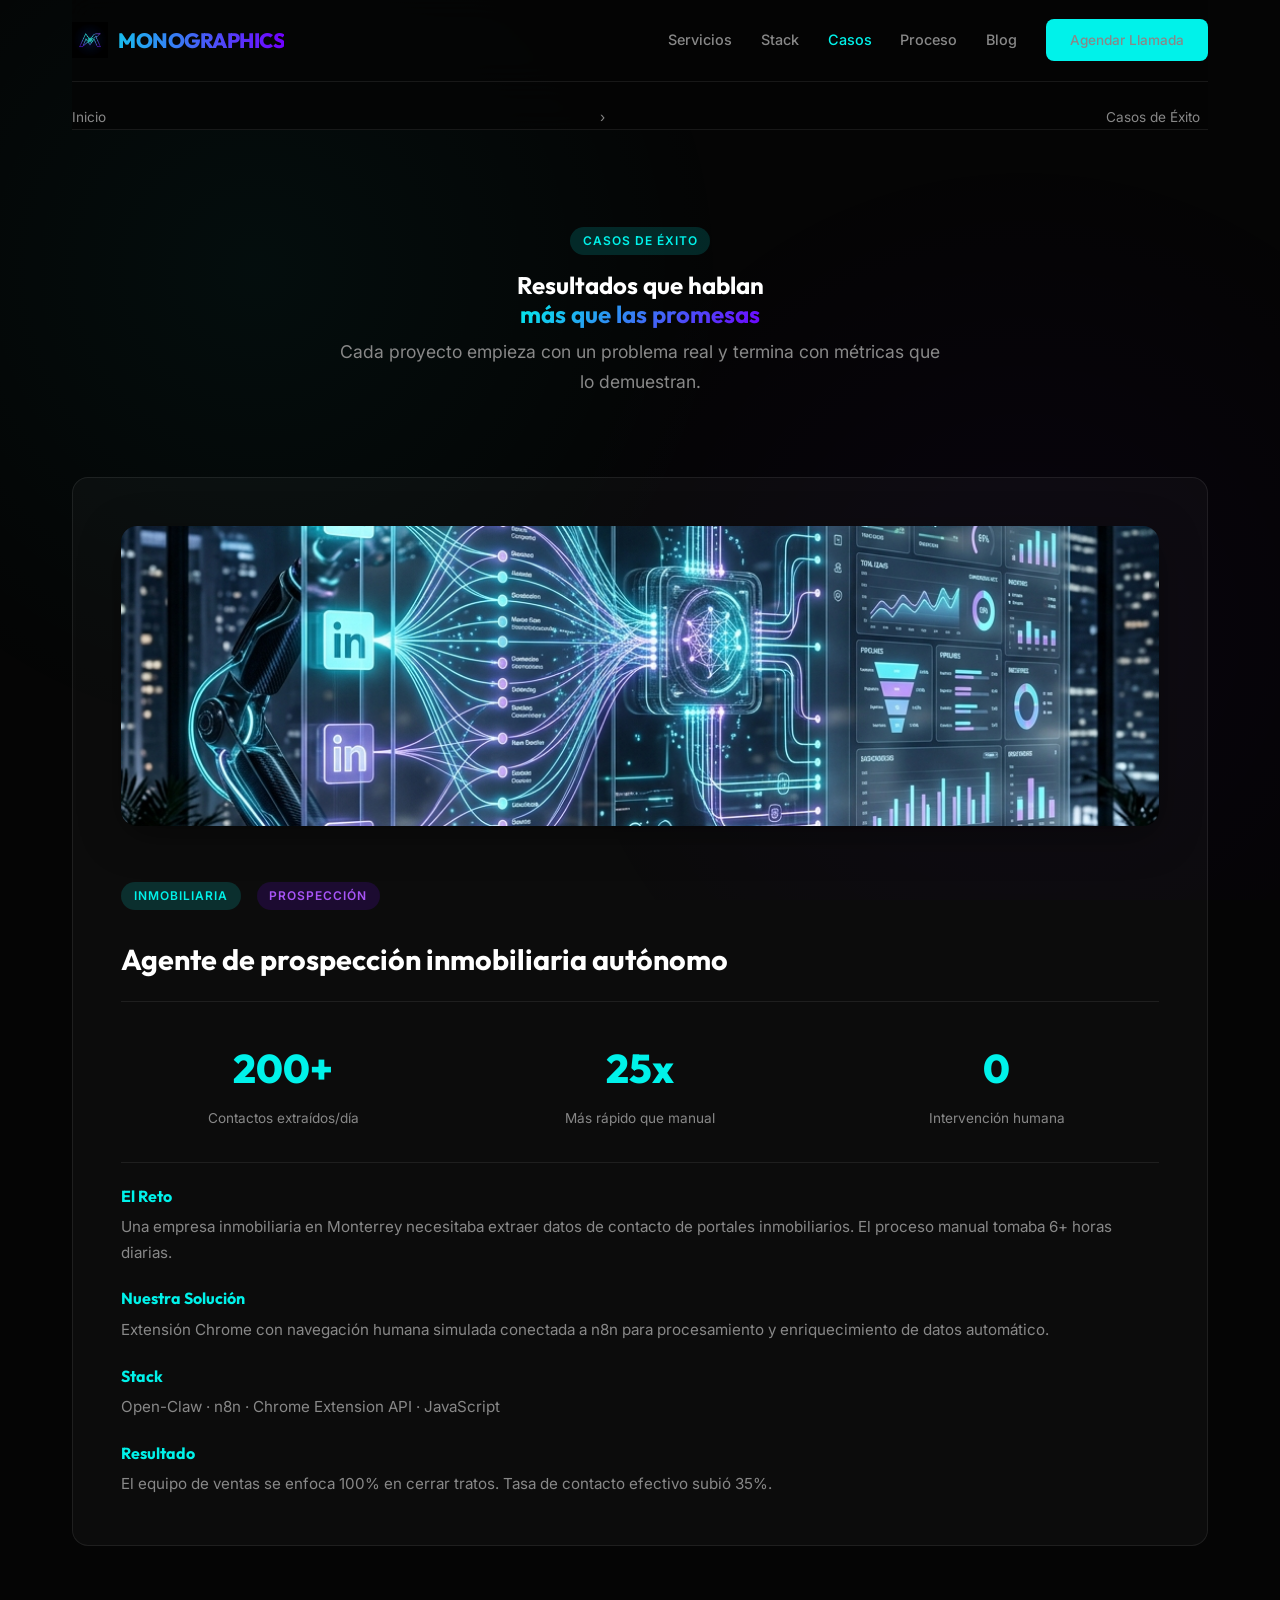
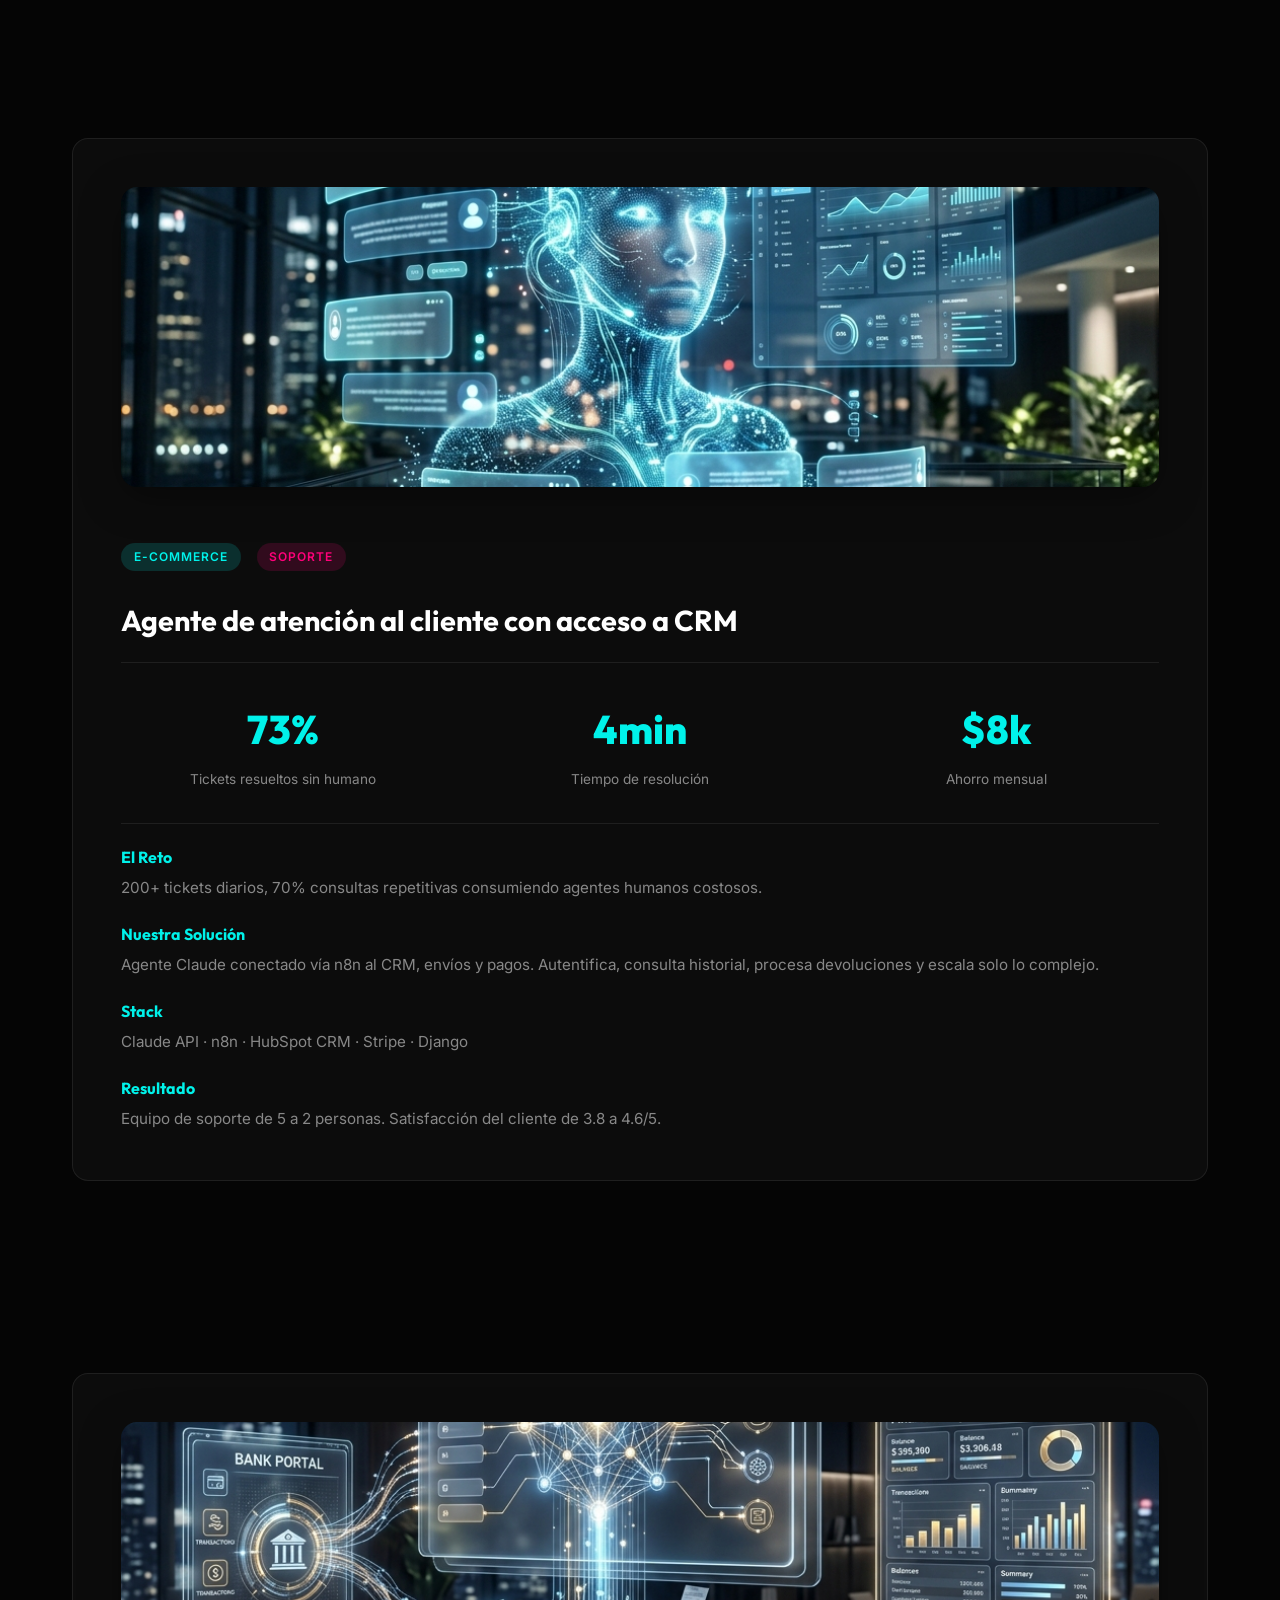
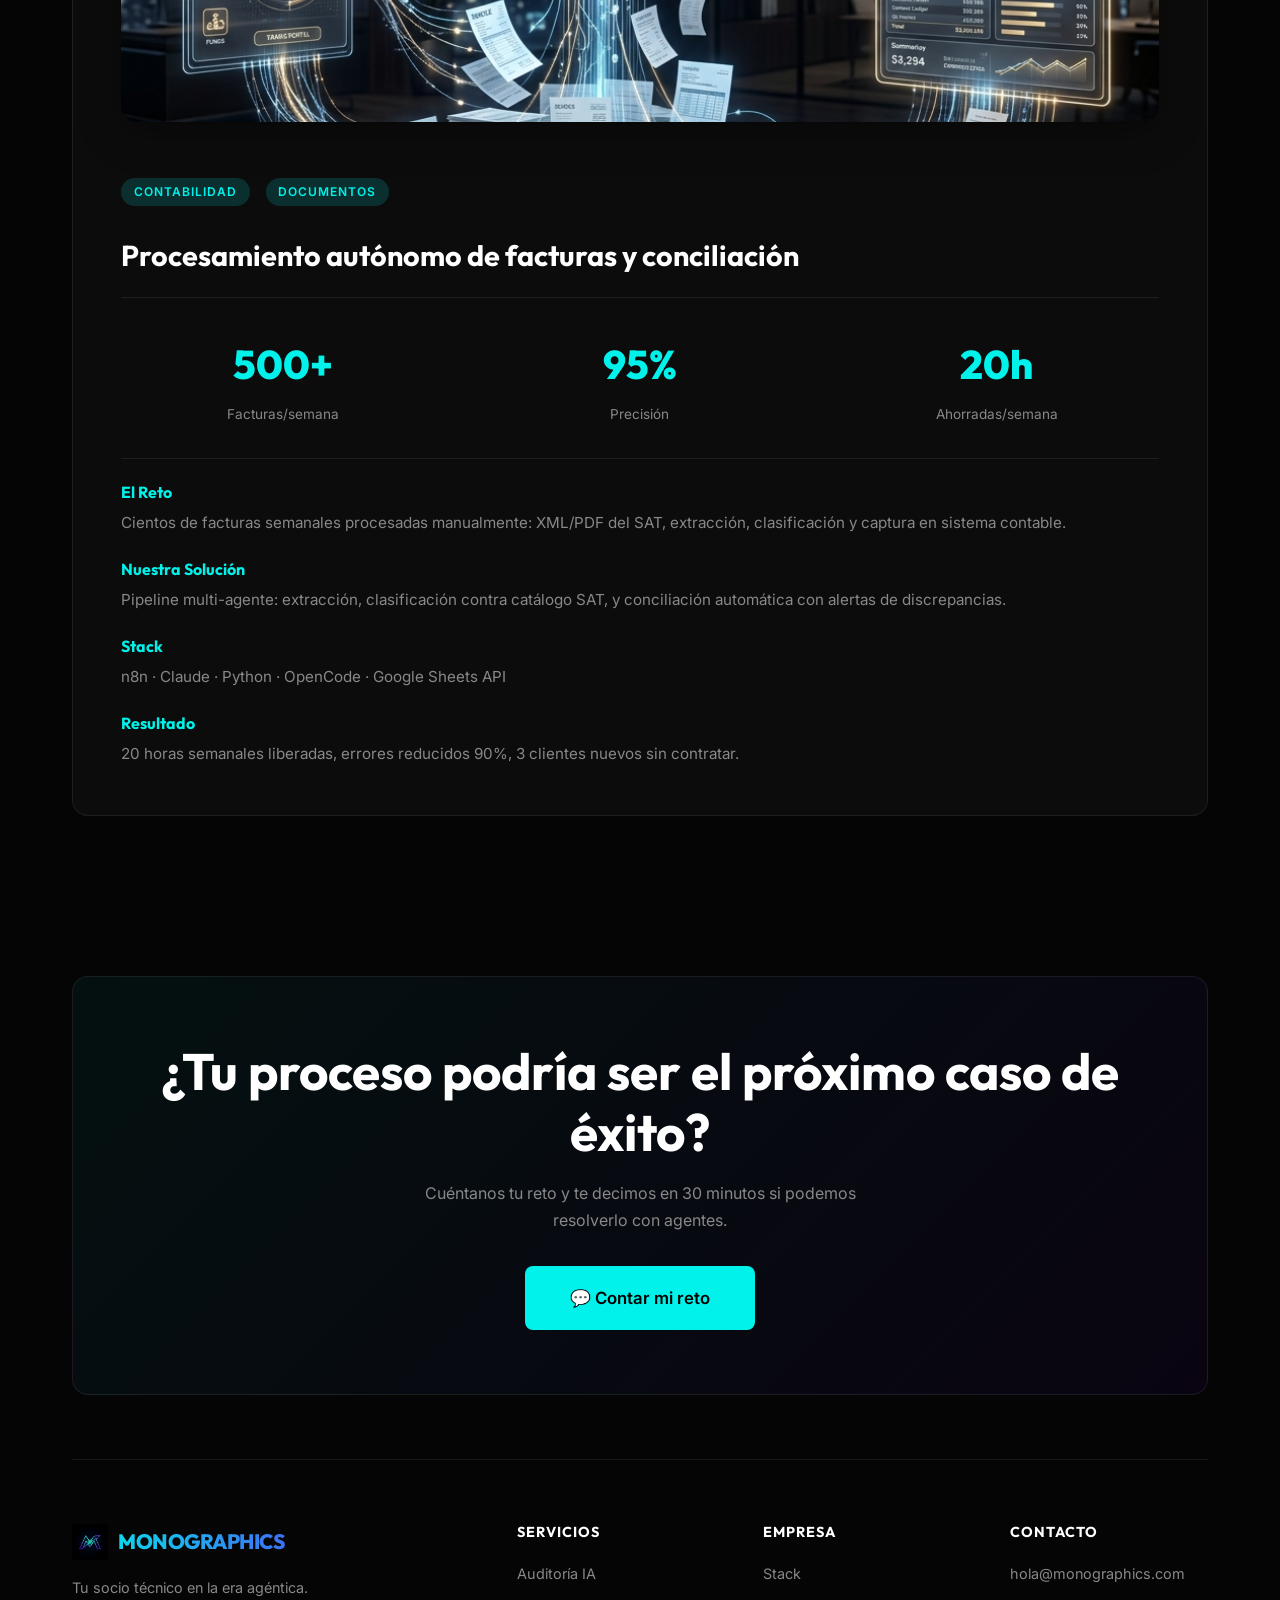
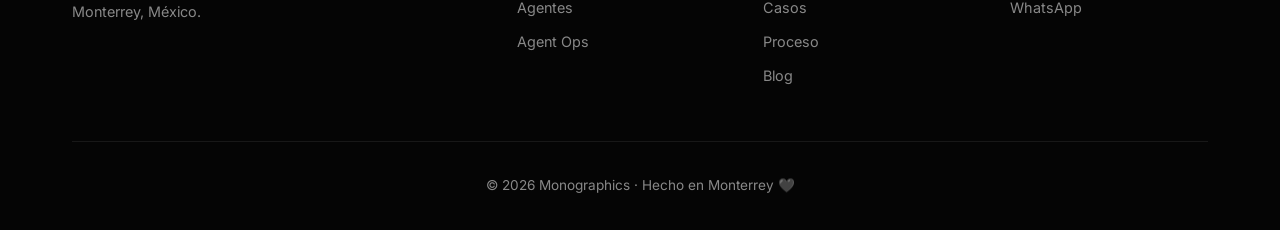
<file: casos.html>
<!DOCTYPE html>
<html lang="es">
<head>
    <meta charset="UTF-8">
    <meta name="viewport" content="width=device-width, initial-scale=1.0">
    <title>Casos de Éxito | Monographics — Resultados Reales con Agentes de IA</title>
    <meta name="description" content="Resultados reales: prospección inmobiliaria 25x más rápida, 73% tickets resueltos sin humano, 500+ facturas procesadas/semana con IA agéntica.">
    <meta name="keywords" content="casos éxito IA, automatización resultados, agentes IA México">
    <meta name="robots" content="index, follow">
    <link rel="canonical" href="https://monographics.com.mx/casos.html">
    <meta property="og:type" content="website">
    <meta property="og:title" content="Casos de Éxito con IA Agéntica | Monographics">
    <meta property="og:description" content="Resultados reales con agentes autónomos de IA en empresas mexicanas.">
    <meta property="og:url" content="https://monographics.com.mx/casos.html">
    <meta property="og:image" content="https://monographics.com.mx/hero.png">
    <meta property="og:locale" content="es_MX">
    <meta name="twitter:card" content="summary_large_image">
    <meta name="twitter:title" content="Casos de Éxito | Monographics">
    <meta name="twitter:image" content="https://monographics.com.mx/hero.png">
    <link rel="stylesheet" href="style.css">
    <link rel="preconnect" href="https://fonts.googleapis.com">
    <link rel="preconnect" href="https://fonts.gstatic.com" crossorigin>
    <link href="https://fonts.googleapis.com/css2?family=Inter:wght@400;500;600&family=Outfit:wght@700;800&display=swap" rel="stylesheet">
    <link rel="icon" href="favicon.svg" type="image/svg+xml">
    <script type="application/ld+json">
    {"@context":"https://schema.org","@graph":[{"@type":"BreadcrumbList","itemListElement":[{"@type":"ListItem","position":1,"name":"Inicio","item":"https://monographics.com.mx/"},{"@type":"ListItem","position":2,"name":"Casos de Éxito","item":"https://monographics.com.mx/casos.html"}]},{"@type":"Article","headline":"Casos de Éxito con IA Agéntica","image":["https://monographics.com.mx/lead_gen_agent_case_study_1777783876965.png","https://monographics.com.mx/customer_support_agent_case_study_1777783898166.png","https://monographics.com.mx/finance_agent_case_study_1777783921985.png"],"author":{"@id":"https://monographics.com.mx/#organization"},"publisher":{"@id":"https://monographics.com.mx/#organization"},"datePublished":"2026-05-01","dateModified":"2026-05-03"}]}
    </script>
</head>
<body>
    <div class="bg-glow"></div>
    <div class="container">
        <nav>
            <a href="index.html" class="logo"><img src="logo.png" alt="Monographics"> MONOGRAPHICS</a>
            <div class="nav-links">
                <a href="servicios.html">Servicios</a>
                <a href="stack.html">Stack</a>
                <a href="casos.html" style="color:var(--primary)">Casos</a>
                <a href="proceso.html">Proceso</a>
                <a href="blog.html">Blog</a>
                <a href="https://wa.me/528128580928" class="btn btn-primary" target="_blank" rel="noopener">Agendar Llamada</a>
            </div>
            <button class="hamburger" aria-label="Menú">☰</button>
        </nav>
        <main>
            <nav class="breadcrumb" aria-label="Ruta de navegación"><a href="index.html">Inicio</a> <span>›</span> <span>Casos de Éxito</span></nav>
            <section class="page-header">
                <span class="tag">Casos de Éxito</span>
                <h1>Resultados que hablan<br><span class="gradient-text" style="font-size:inherit">más que las promesas</span></h1>
                <p>Cada proyecto empieza con un problema real y termina con métricas que lo demuestran.</p>
            </section>
            <section class="section" style="padding-top:2rem" id="caso-inmobiliaria">
                <article class="card" style="padding:3rem;">
                    <img src="lead_gen_agent_case_study_1777783876965.png" alt="Prospección de leads autónoma con agentes de IA" class="case-header-img">
                    <div style="display:flex; gap:1rem; align-items:center; margin-bottom:2rem; flex-wrap:wrap; margin-top:2rem;"><span class="tag">Inmobiliaria</span><span class="tag" style="background:rgba(112,0,255,0.15); color:#a855f7;">Prospección</span></div>
                    <h3 style="font-size:1.8rem; margin-bottom:1rem;">Agente de prospección inmobiliaria autónomo</h3>
                    <div class="stats-bar" style="padding:2rem 0; border-top:1px solid var(--glass-border); border-bottom:1px solid var(--glass-border); margin:1.5rem 0;">
                        <div class="stat-item"><div class="stat-number">200+</div><div class="stat-label">Contactos extraídos/día</div></div>
                        <div class="stat-item"><div class="stat-number">25x</div><div class="stat-label">Más rápido que manual</div></div>
                        <div class="stat-item"><div class="stat-number">0</div><div class="stat-label">Intervención humana</div></div>
                    </div>
                    <h4 style="color:var(--primary); margin:1.5rem 0 0.5rem;">El Reto</h4>
                    <p style="color:var(--text-muted);">Una empresa inmobiliaria en Monterrey necesitaba extraer datos de contacto de portales inmobiliarios. El proceso manual tomaba 6+ horas diarias.</p>
                    <h4 style="color:var(--primary); margin:1.5rem 0 0.5rem;">Nuestra Solución</h4>
                    <p style="color:var(--text-muted);">Extensión Chrome con navegación humana simulada conectada a n8n para procesamiento y enriquecimiento de datos automático.</p>
                    <h4 style="color:var(--primary); margin:1.5rem 0 0.5rem;">Stack</h4>
                    <p style="color:var(--text-muted);">Open-Claw · n8n · Chrome Extension API · JavaScript</p>
                    <h4 style="color:var(--primary); margin:1.5rem 0 0.5rem;">Resultado</h4>
                    <p style="color:var(--text-muted);">El equipo de ventas se enfoca 100% en cerrar tratos. Tasa de contacto efectivo subió 35%.</p>
                </article>
            </section>
            <section class="section" id="caso-ecommerce">
                <article class="card" style="padding:3rem;">
                    <img src="customer_support_agent_case_study_1777783898166.png" alt="Atención al cliente 24/7 con agentes autónomos" class="case-header-img">
                    <div style="display:flex; gap:1rem; align-items:center; margin-bottom:2rem; flex-wrap:wrap; margin-top:2rem;"><span class="tag">E-commerce</span><span class="tag" style="background:rgba(255,0,122,0.15); color:#ff007a;">Soporte</span></div>
                    <h3 style="font-size:1.8rem; margin-bottom:1rem;">Agente de atención al cliente con acceso a CRM</h3>
                    <div class="stats-bar" style="padding:2rem 0; border-top:1px solid var(--glass-border); border-bottom:1px solid var(--glass-border); margin:1.5rem 0;">
                        <div class="stat-item"><div class="stat-number">73%</div><div class="stat-label">Tickets resueltos sin humano</div></div>
                        <div class="stat-item"><div class="stat-number">4min</div><div class="stat-label">Tiempo de resolución</div></div>
                        <div class="stat-item"><div class="stat-number">$8k</div><div class="stat-label">Ahorro mensual</div></div>
                    </div>
                    <h4 style="color:var(--primary); margin:1.5rem 0 0.5rem;">El Reto</h4>
                    <p style="color:var(--text-muted);">200+ tickets diarios, 70% consultas repetitivas consumiendo agentes humanos costosos.</p>
                    <h4 style="color:var(--primary); margin:1.5rem 0 0.5rem;">Nuestra Solución</h4>
                    <p style="color:var(--text-muted);">Agente Claude conectado vía n8n al CRM, envíos y pagos. Autentifica, consulta historial, procesa devoluciones y escala solo lo complejo.</p>
                    <h4 style="color:var(--primary); margin:1.5rem 0 0.5rem;">Stack</h4>
                    <p style="color:var(--text-muted);">Claude API · n8n · HubSpot CRM · Stripe · Django</p>
                    <h4 style="color:var(--primary); margin:1.5rem 0 0.5rem;">Resultado</h4>
                    <p style="color:var(--text-muted);">Equipo de soporte de 5 a 2 personas. Satisfacción del cliente de 3.8 a 4.6/5.</p>
                </article>
            </section>
            <section class="section" id="caso-contabilidad">
                <article class="card" style="padding:3rem;">
                    <img src="finance_agent_case_study_1777783921985.png" alt="Procesamiento inteligente de facturas y documentos SAT" class="case-header-img">
                    <div style="display:flex; gap:1rem; align-items:center; margin-bottom:2rem; flex-wrap:wrap; margin-top:2rem;"><span class="tag">Contabilidad</span><span class="tag" style="background:rgba(0,242,234,0.15); color:var(--primary);">Documentos</span></div>
                    <h3 style="font-size:1.8rem; margin-bottom:1rem;">Procesamiento autónomo de facturas y conciliación</h3>
                    <div class="stats-bar" style="padding:2rem 0; border-top:1px solid var(--glass-border); border-bottom:1px solid var(--glass-border); margin:1.5rem 0;">
                        <div class="stat-item"><div class="stat-number">500+</div><div class="stat-label">Facturas/semana</div></div>
                        <div class="stat-item"><div class="stat-number">95%</div><div class="stat-label">Precisión</div></div>
                        <div class="stat-item"><div class="stat-number">20h</div><div class="stat-label">Ahorradas/semana</div></div>
                    </div>
                    <h4 style="color:var(--primary); margin:1.5rem 0 0.5rem;">El Reto</h4>
                    <p style="color:var(--text-muted);">Cientos de facturas semanales procesadas manualmente: XML/PDF del SAT, extracción, clasificación y captura en sistema contable.</p>
                    <h4 style="color:var(--primary); margin:1.5rem 0 0.5rem;">Nuestra Solución</h4>
                    <p style="color:var(--text-muted);">Pipeline multi-agente: extracción, clasificación contra catálogo SAT, y conciliación automática con alertas de discrepancias.</p>
                    <h4 style="color:var(--primary); margin:1.5rem 0 0.5rem;">Stack</h4>
                    <p style="color:var(--text-muted);">n8n · Claude · Python · OpenCode · Google Sheets API</p>
                    <h4 style="color:var(--primary); margin:1.5rem 0 0.5rem;">Resultado</h4>
                    <p style="color:var(--text-muted);">20 horas semanales liberadas, errores reducidos 90%, 3 clientes nuevos sin contratar.</p>
                </article>
            </section>
            <div class="cta-section">
                <h2>¿Tu proceso podría ser el próximo caso de éxito?</h2>
                <p>Cuéntanos tu reto y te decimos en 30 minutos si podemos resolverlo con agentes.</p>
                <a href="https://wa.me/528128580928?text=Hola%2C%20tengo%20un%20proceso%20que%20quiero%20automatizar" class="btn btn-primary btn-lg" target="_blank" rel="noopener" id="cta-cases-wa">💬 Contar mi reto</a>
            </div>
        </main>
        <footer>
            <div class="footer-grid">
                <div class="footer-brand"><div class="logo"><img src="logo.png" alt="Monographics"> MONOGRAPHICS</div><p>Tu socio técnico en la era agéntica. Monterrey, México.</p></div>
                <div class="footer-col"><h5>Servicios</h5><a href="servicios.html">Auditoría IA</a><a href="servicios.html">Agentes</a><a href="servicios.html">Agent Ops</a></div>
                <div class="footer-col"><h5>Empresa</h5><a href="stack.html">Stack</a><a href="casos.html">Casos</a><a href="proceso.html">Proceso</a><a href="blog.html">Blog</a></div>
                <div class="footer-col"><h5>Contacto</h5><a href="mailto:hola@monographics.com">hola@monographics.com</a><a href="https://wa.me/528128580928" target="_blank" rel="noopener">WhatsApp</a></div>
            </div>
            <div class="footer-bottom"><p>&copy; 2026 Monographics · Hecho en Monterrey 🖤</p></div>
        </footer>
    </div>
    <script src="script.js"></script>
</body>
</html>
</file>
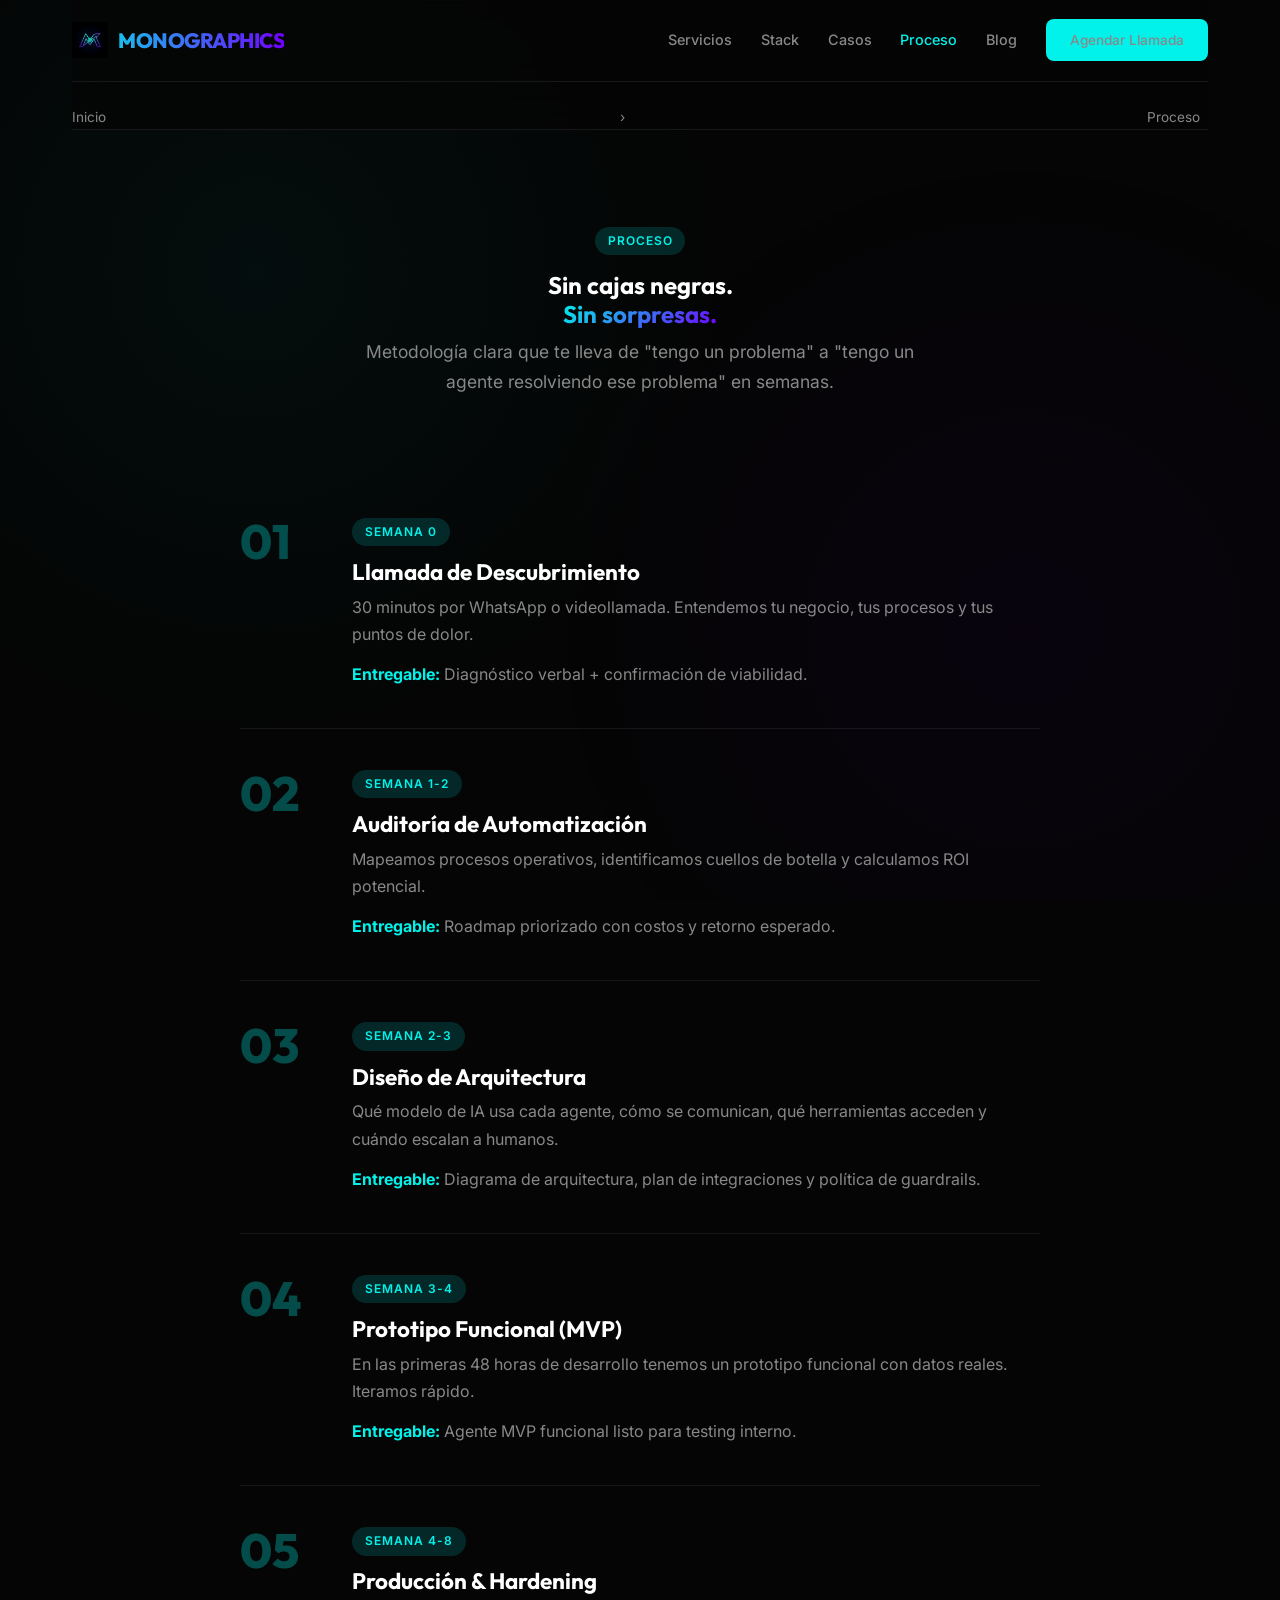
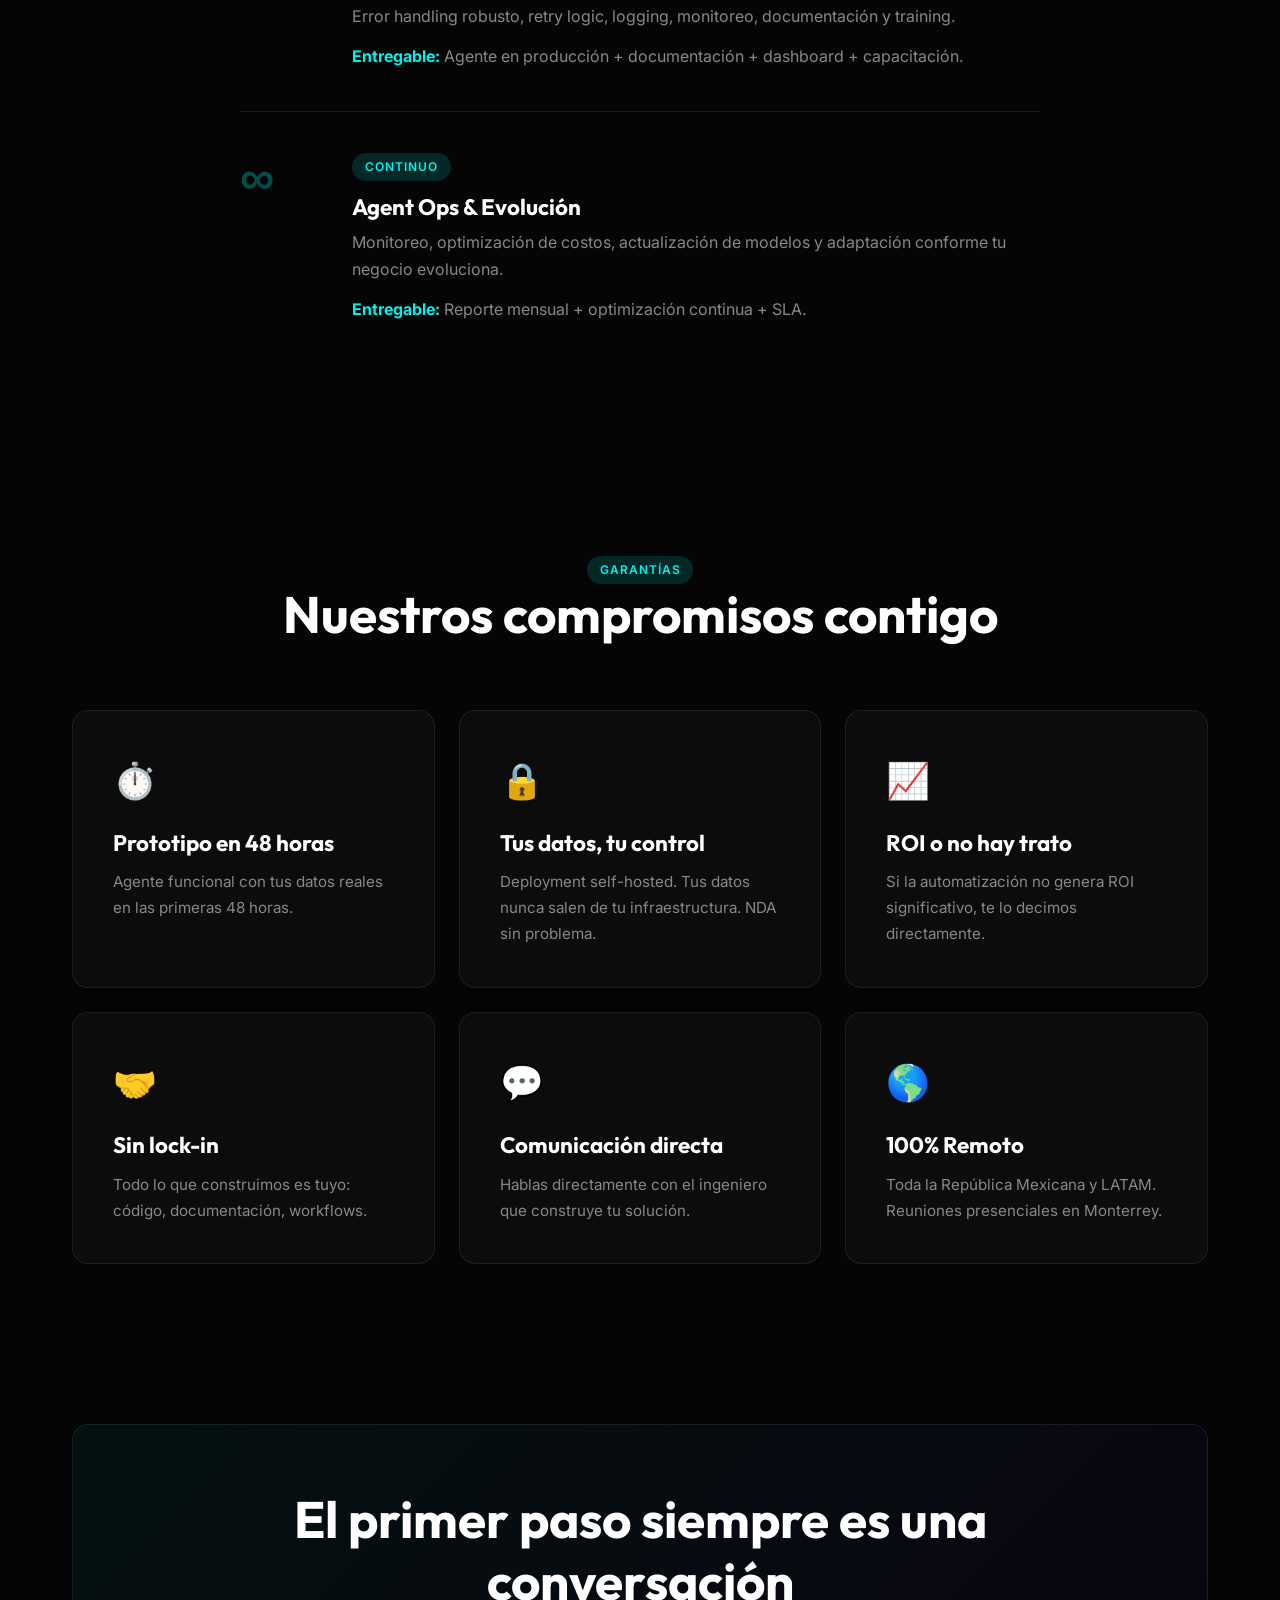
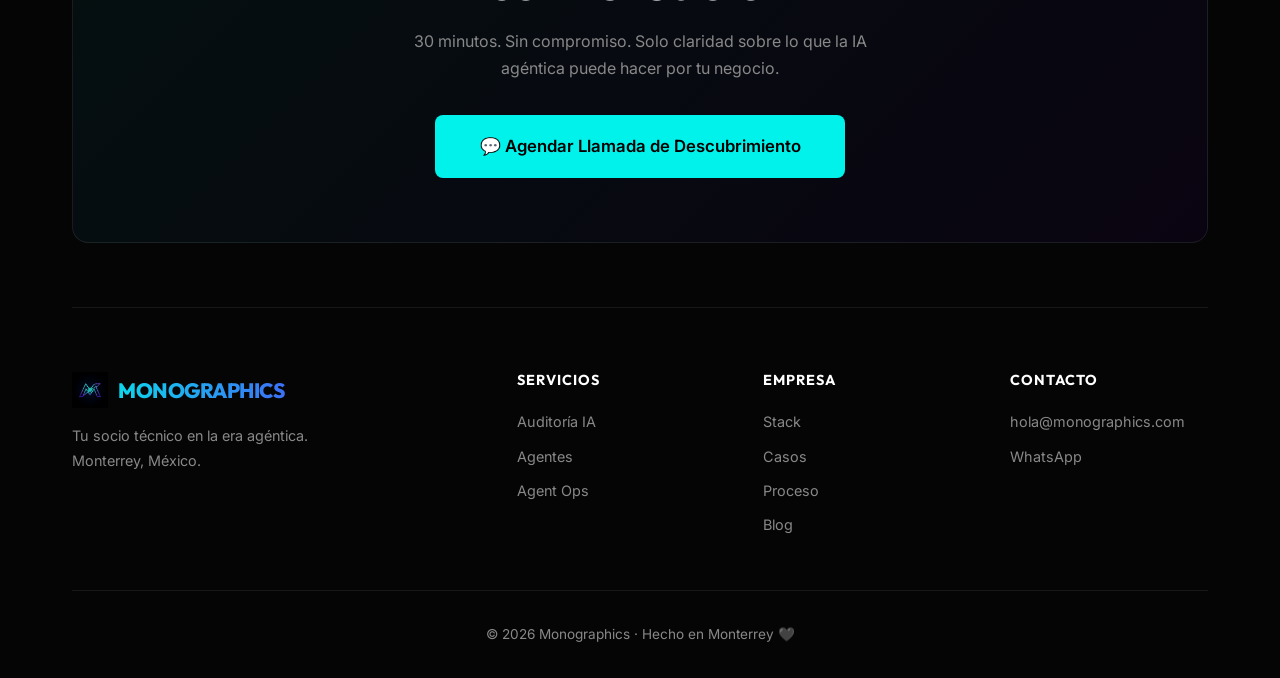
<file: proceso.html>
<!DOCTYPE html>
<html lang="es">
<head>
    <meta charset="UTF-8">
    <meta name="viewport" content="width=device-width, initial-scale=1.0">
    <title>Nuestro Proceso | Monographics — De la Idea al Agente en Producción</title>
    <meta name="description" content="Metodología clara: auditoría, arquitectura, prototipo en 48h, producción y Agent Ops continuo. Sin cajas negras, sin sorpresas. Consultoría IA en México.">
    <meta name="keywords" content="proceso implementación IA, metodología agentes autónomos, consultoría IA proceso, prototipo 48 horas">
    <meta name="robots" content="index, follow">
    <link rel="canonical" href="https://monographics.com.mx/proceso.html">
    <meta property="og:type" content="website">
    <meta property="og:title" content="Nuestro Proceso | Monographics">
    <meta property="og:description" content="De la idea al agente en producción. Prototipo en 48h. Sin cajas negras.">
    <meta property="og:url" content="https://monographics.com.mx/proceso.html">
    <meta property="og:image" content="https://monographics.com.mx/hero.png">
    <meta property="og:locale" content="es_MX">
    <meta name="twitter:card" content="summary_large_image">
    <meta name="twitter:title" content="Nuestro Proceso | Monographics">
    <meta name="twitter:image" content="https://monographics.com.mx/hero.png">
    <link rel="stylesheet" href="style.css">
    <link rel="preconnect" href="https://fonts.googleapis.com">
    <link rel="preconnect" href="https://fonts.gstatic.com" crossorigin>
    <link href="https://fonts.googleapis.com/css2?family=Inter:wght@400;500;600&family=Outfit:wght@700;800&display=swap" rel="stylesheet">
    <link rel="icon" href="favicon.svg" type="image/svg+xml">
    <script type="application/ld+json">
    {"@context":"https://schema.org","@graph":[{"@type":"BreadcrumbList","itemListElement":[{"@type":"ListItem","position":1,"name":"Inicio","item":"https://monographics.com.mx/"},{"@type":"ListItem","position":2,"name":"Proceso","item":"https://monographics.com.mx/proceso.html"}]},{"@type":"HowTo","name":"Cómo implementamos agentes de IA en tu empresa","description":"Metodología de 6 fases para llevar un agente de IA del concepto a la producción.","step":[{"@type":"HowToStep","position":"1","name":"Llamada de Descubrimiento","text":"30 minutos para entender tu negocio y puntos de dolor."},{"@type":"HowToStep","position":"2","name":"Auditoría de Automatización","text":"Mapeamos procesos y calculamos ROI potencial."},{"@type":"HowToStep","position":"3","name":"Diseño de Arquitectura","text":"Selección de modelos, integraciones y guardrails."},{"@type":"HowToStep","position":"4","name":"Prototipo MVP","text":"Agente funcional con datos reales en 48 horas."},{"@type":"HowToStep","position":"5","name":"Producción","text":"Error handling, monitoreo, documentación y capacitación."},{"@type":"HowToStep","position":"6","name":"Agent Ops","text":"Monitoreo continuo, optimización y evolución."}]}]}
    </script>
</head>
<body>
    <div class="bg-glow"></div>
    <div class="container">
        <nav>
            <a href="index.html" class="logo"><img src="logo.png" alt="Monographics"> MONOGRAPHICS</a>
            <div class="nav-links">
                <a href="servicios.html">Servicios</a>
                <a href="stack.html">Stack</a>
                <a href="casos.html">Casos</a>
                <a href="proceso.html" style="color:var(--primary)">Proceso</a>
                <a href="blog.html">Blog</a>
                <a href="https://wa.me/528128580928" class="btn btn-primary" target="_blank" rel="noopener">Agendar Llamada</a>
            </div>
            <button class="hamburger" aria-label="Menú">☰</button>
        </nav>
        <main>
            <nav class="breadcrumb" aria-label="Ruta de navegación"><a href="index.html">Inicio</a> <span>›</span> <span>Proceso</span></nav>
            <section class="page-header">
                <span class="tag">Proceso</span>
                <h1>Sin cajas negras.<br><span class="gradient-text" style="font-size:inherit">Sin sorpresas.</span></h1>
                <p>Metodología clara que te lleva de "tengo un problema" a "tengo un agente resolviendo ese problema" en semanas.</p>
            </section>
            <section class="section" style="padding-top:2rem">
                <div class="process-steps" style="max-width:800px; margin:0 auto;">
                    <div class="process-step">
                        <div class="step-number">01</div>
                        <div class="step-content">
                            <span class="tag" style="margin-bottom:0.8rem;">Semana 0</span>
                            <h3>Llamada de Descubrimiento</h3>
                            <p>30 minutos por WhatsApp o videollamada. Entendemos tu negocio, tus procesos y tus puntos de dolor.</p>
                            <p style="margin-top:0.8rem;"><strong style="color:var(--primary);">Entregable:</strong> Diagnóstico verbal + confirmación de viabilidad.</p>
                        </div>
                    </div>
                    <div class="process-step">
                        <div class="step-number">02</div>
                        <div class="step-content">
                            <span class="tag" style="margin-bottom:0.8rem;">Semana 1-2</span>
                            <h3>Auditoría de Automatización</h3>
                            <p>Mapeamos procesos operativos, identificamos cuellos de botella y calculamos ROI potencial.</p>
                            <p style="margin-top:0.8rem;"><strong style="color:var(--primary);">Entregable:</strong> Roadmap priorizado con costos y retorno esperado.</p>
                        </div>
                    </div>
                    <div class="process-step">
                        <div class="step-number">03</div>
                        <div class="step-content">
                            <span class="tag" style="margin-bottom:0.8rem;">Semana 2-3</span>
                            <h3>Diseño de Arquitectura</h3>
                            <p>Qué modelo de IA usa cada agente, cómo se comunican, qué herramientas acceden y cuándo escalan a humanos.</p>
                            <p style="margin-top:0.8rem;"><strong style="color:var(--primary);">Entregable:</strong> Diagrama de arquitectura, plan de integraciones y política de guardrails.</p>
                        </div>
                    </div>
                    <div class="process-step">
                        <div class="step-number">04</div>
                        <div class="step-content">
                            <span class="tag" style="margin-bottom:0.8rem;">Semana 3-4</span>
                            <h3>Prototipo Funcional (MVP)</h3>
                            <p>En las primeras 48 horas de desarrollo tenemos un prototipo funcional con datos reales. Iteramos rápido.</p>
                            <p style="margin-top:0.8rem;"><strong style="color:var(--primary);">Entregable:</strong> Agente MVP funcional listo para testing interno.</p>
                        </div>
                    </div>
                    <div class="process-step">
                        <div class="step-number">05</div>
                        <div class="step-content">
                            <span class="tag" style="margin-bottom:0.8rem;">Semana 4-8</span>
                            <h3>Producción & Hardening</h3>
                            <p>Error handling robusto, retry logic, logging, monitoreo, documentación y training.</p>
                            <p style="margin-top:0.8rem;"><strong style="color:var(--primary);">Entregable:</strong> Agente en producción + documentación + dashboard + capacitación.</p>
                        </div>
                    </div>
                    <div class="process-step" style="border-bottom:none;">
                        <div class="step-number">∞</div>
                        <div class="step-content">
                            <span class="tag" style="margin-bottom:0.8rem;">Continuo</span>
                            <h3>Agent Ops & Evolución</h3>
                            <p>Monitoreo, optimización de costos, actualización de modelos y adaptación conforme tu negocio evoluciona.</p>
                            <p style="margin-top:0.8rem;"><strong style="color:var(--primary);">Entregable:</strong> Reporte mensual + optimización continua + SLA.</p>
                        </div>
                    </div>
                </div>
            </section>
            <section class="section">
                <div class="section-title"><span class="tag">Garantías</span><h2>Nuestros compromisos contigo</h2></div>
                <div class="cards-grid cards-grid-3">
                    <article class="card"><div class="card-icon">⏱️</div><h3>Prototipo en 48 horas</h3><p>Agente funcional con tus datos reales en las primeras 48 horas.</p></article>
                    <article class="card"><div class="card-icon">🔒</div><h3>Tus datos, tu control</h3><p>Deployment self-hosted. Tus datos nunca salen de tu infraestructura. NDA sin problema.</p></article>
                    <article class="card"><div class="card-icon">📈</div><h3>ROI o no hay trato</h3><p>Si la automatización no genera ROI significativo, te lo decimos directamente.</p></article>
                    <article class="card"><div class="card-icon">🤝</div><h3>Sin lock-in</h3><p>Todo lo que construimos es tuyo: código, documentación, workflows.</p></article>
                    <article class="card"><div class="card-icon">💬</div><h3>Comunicación directa</h3><p>Hablas directamente con el ingeniero que construye tu solución.</p></article>
                    <article class="card"><div class="card-icon">🌎</div><h3>100% Remoto</h3><p>Toda la República Mexicana y LATAM. Reuniones presenciales en Monterrey.</p></article>
                </div>
            </section>
            <div class="cta-section">
                <h2>El primer paso siempre es una conversación</h2>
                <p>30 minutos. Sin compromiso. Solo claridad sobre lo que la IA agéntica puede hacer por tu negocio.</p>
                <a href="https://wa.me/528128580928?text=Hola%2C%20quiero%20agendar%20mi%20llamada%20de%20descubrimiento" class="btn btn-primary btn-lg" target="_blank" rel="noopener" id="cta-process-wa">💬 Agendar Llamada de Descubrimiento</a>
            </div>
        </main>
        <footer>
            <div class="footer-grid">
                <div class="footer-brand"><div class="logo"><img src="logo.png" alt="Monographics"> MONOGRAPHICS</div><p>Tu socio técnico en la era agéntica. Monterrey, México.</p></div>
                <div class="footer-col"><h5>Servicios</h5><a href="servicios.html">Auditoría IA</a><a href="servicios.html">Agentes</a><a href="servicios.html">Agent Ops</a></div>
                <div class="footer-col"><h5>Empresa</h5><a href="stack.html">Stack</a><a href="casos.html">Casos</a><a href="proceso.html">Proceso</a><a href="blog.html">Blog</a></div>
                <div class="footer-col"><h5>Contacto</h5><a href="mailto:hola@monographics.com">hola@monographics.com</a><a href="https://wa.me/528128580928" target="_blank" rel="noopener">WhatsApp</a></div>
            </div>
            <div class="footer-bottom"><p>&copy; 2026 Monographics · Hecho en Monterrey 🖤</p></div>
        </footer>
    </div>
    <script src="script.js"></script>
</body>
</html>
</file>
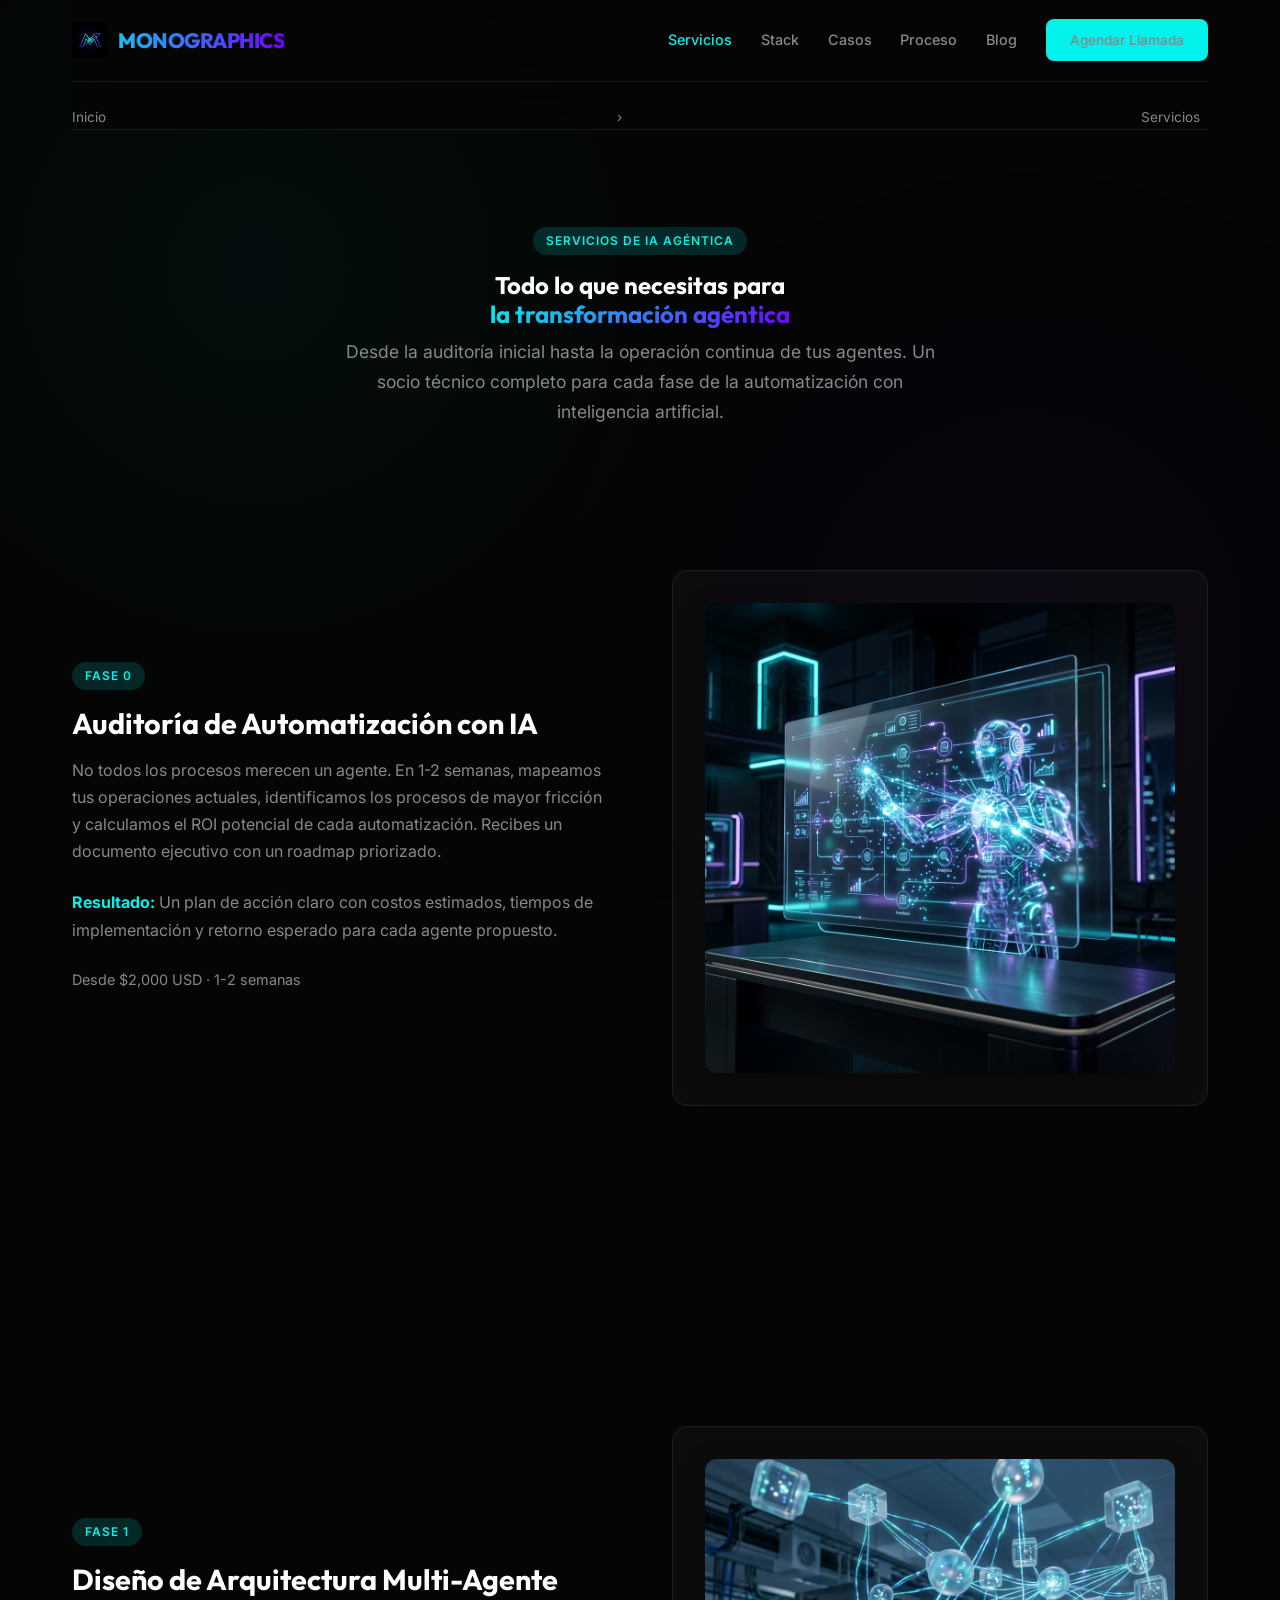
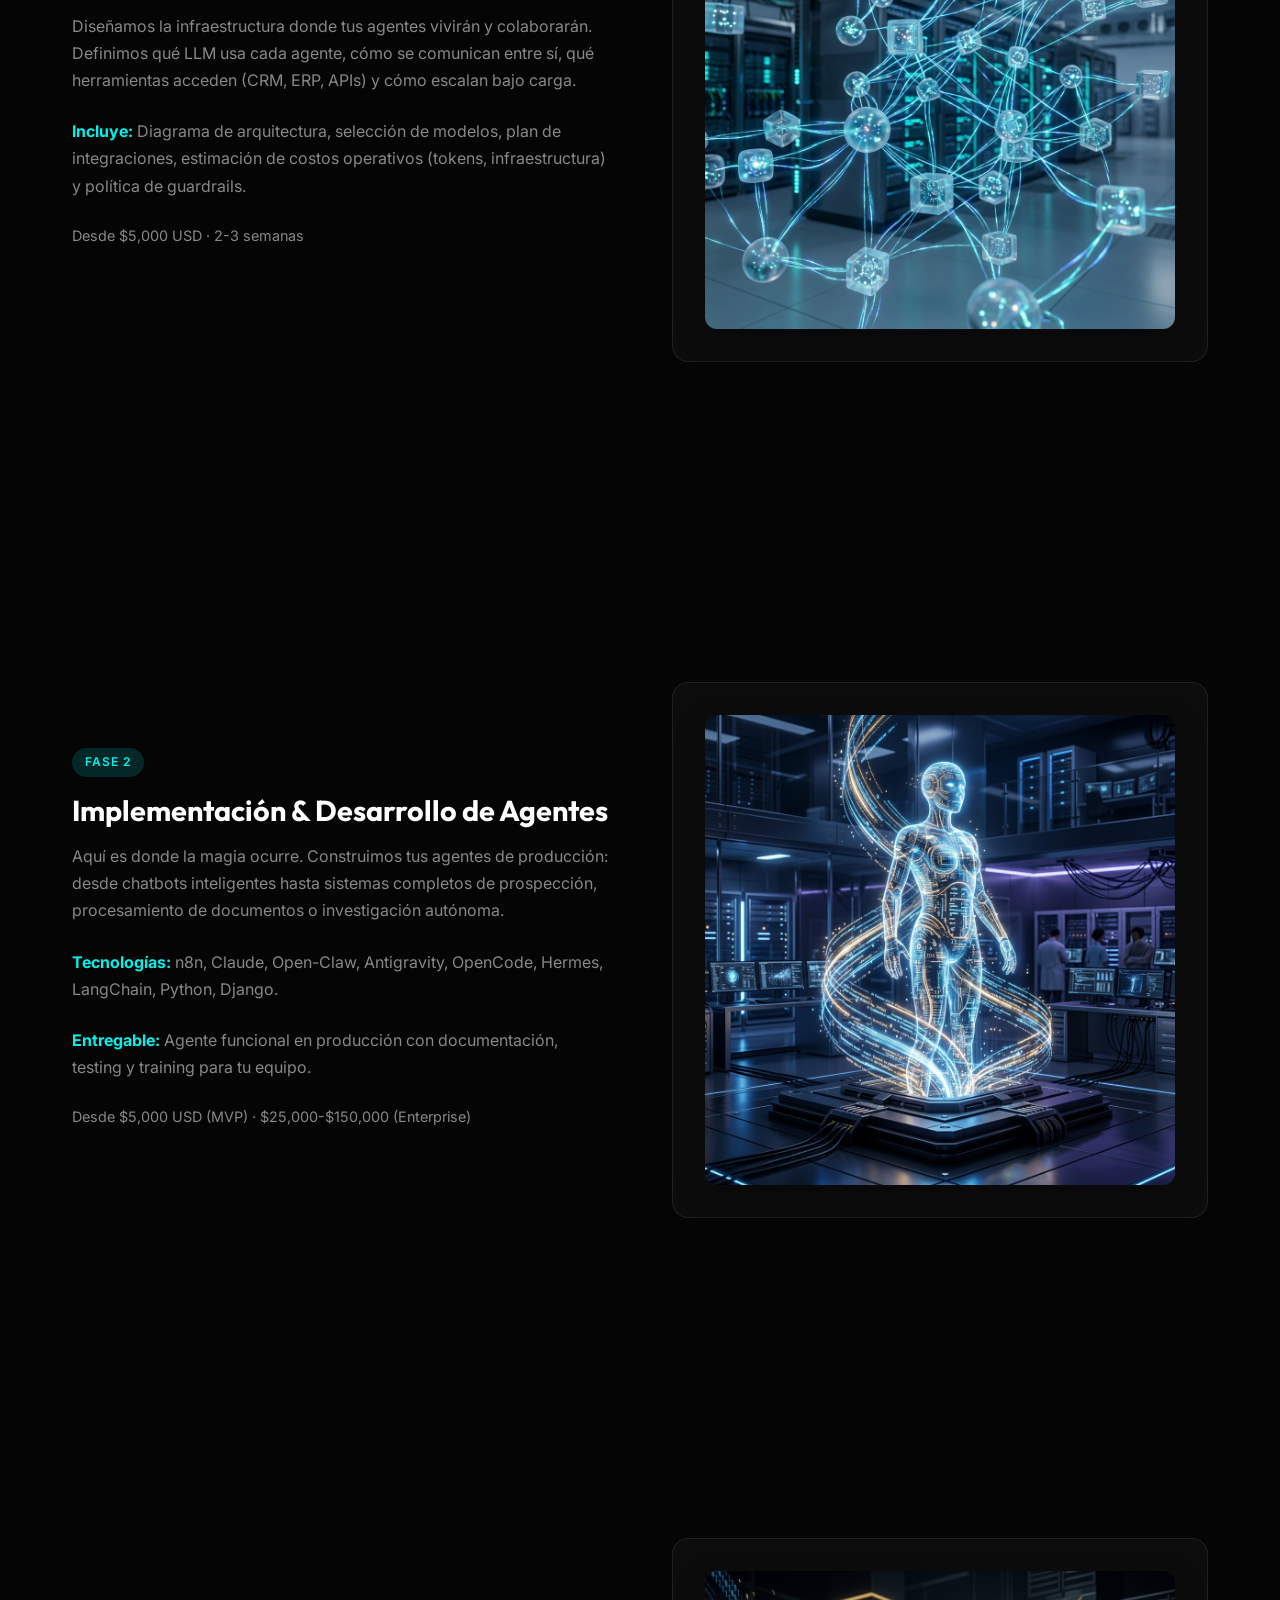
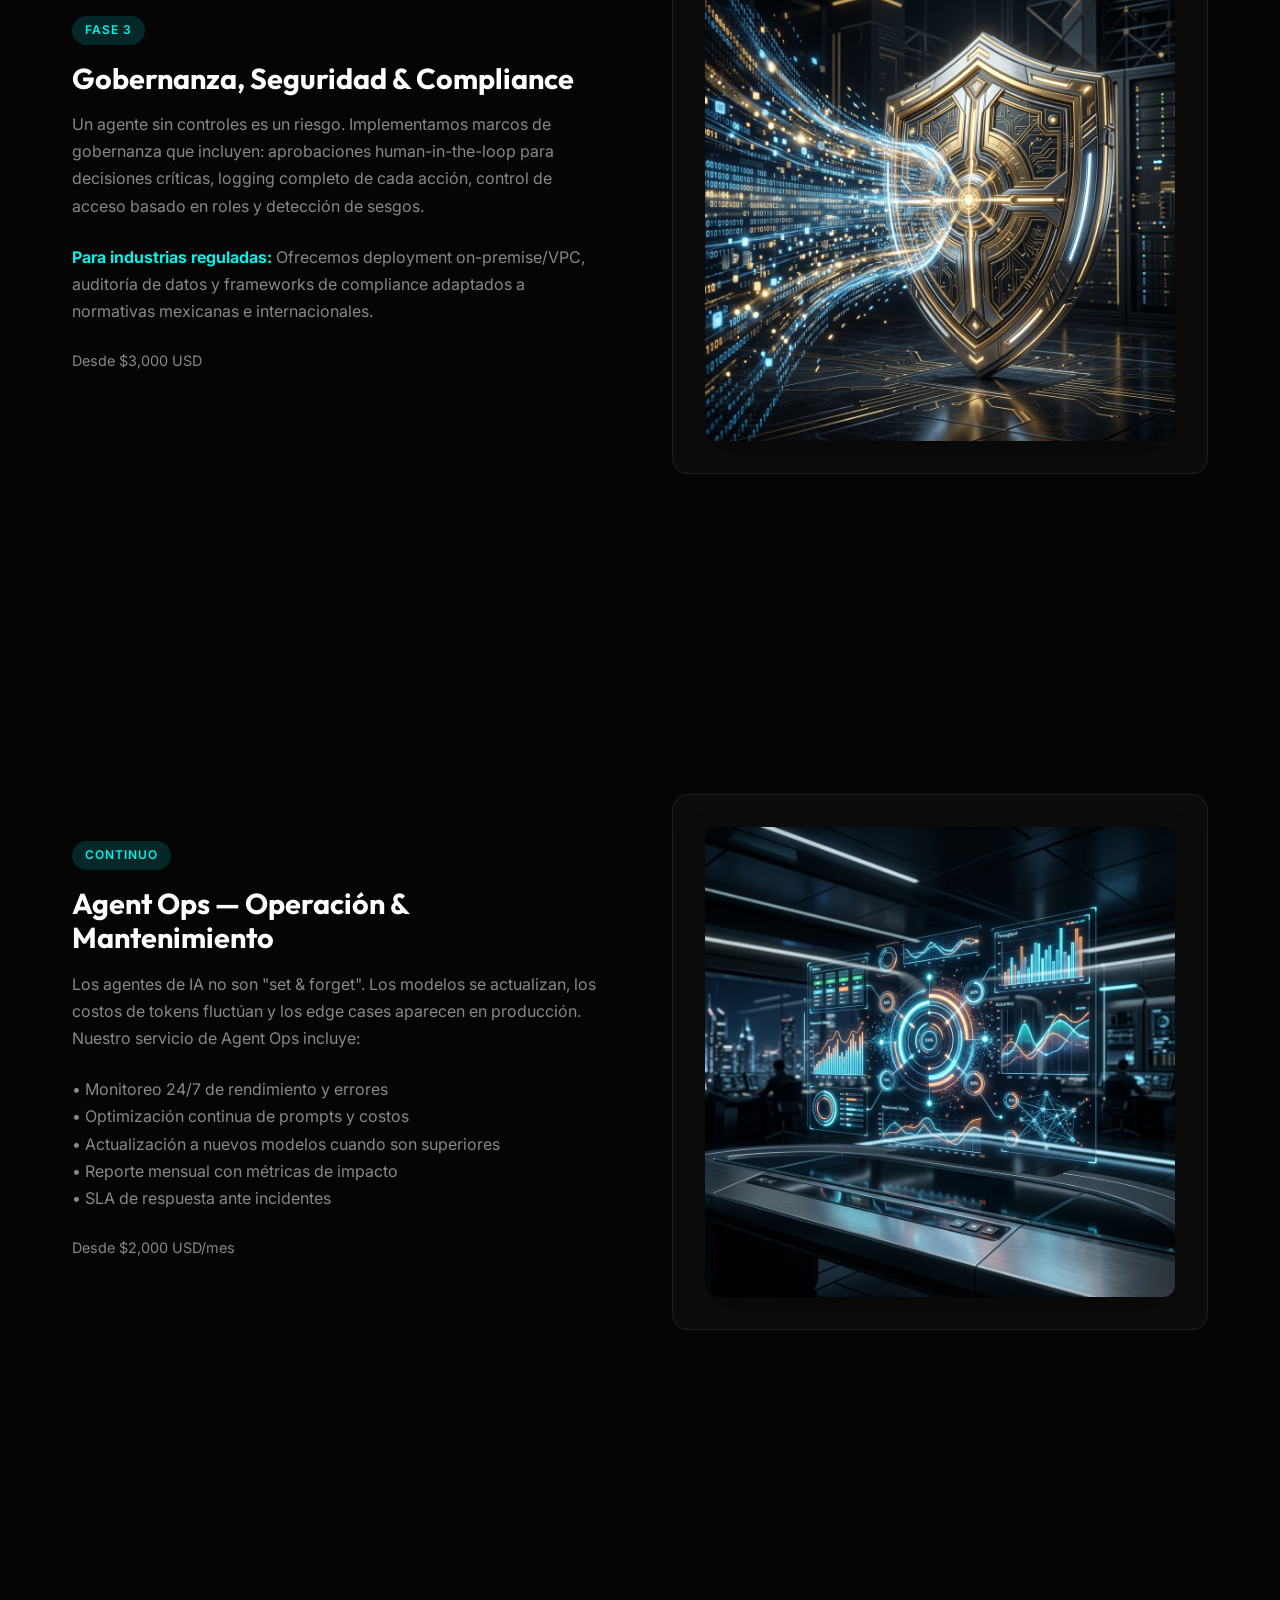
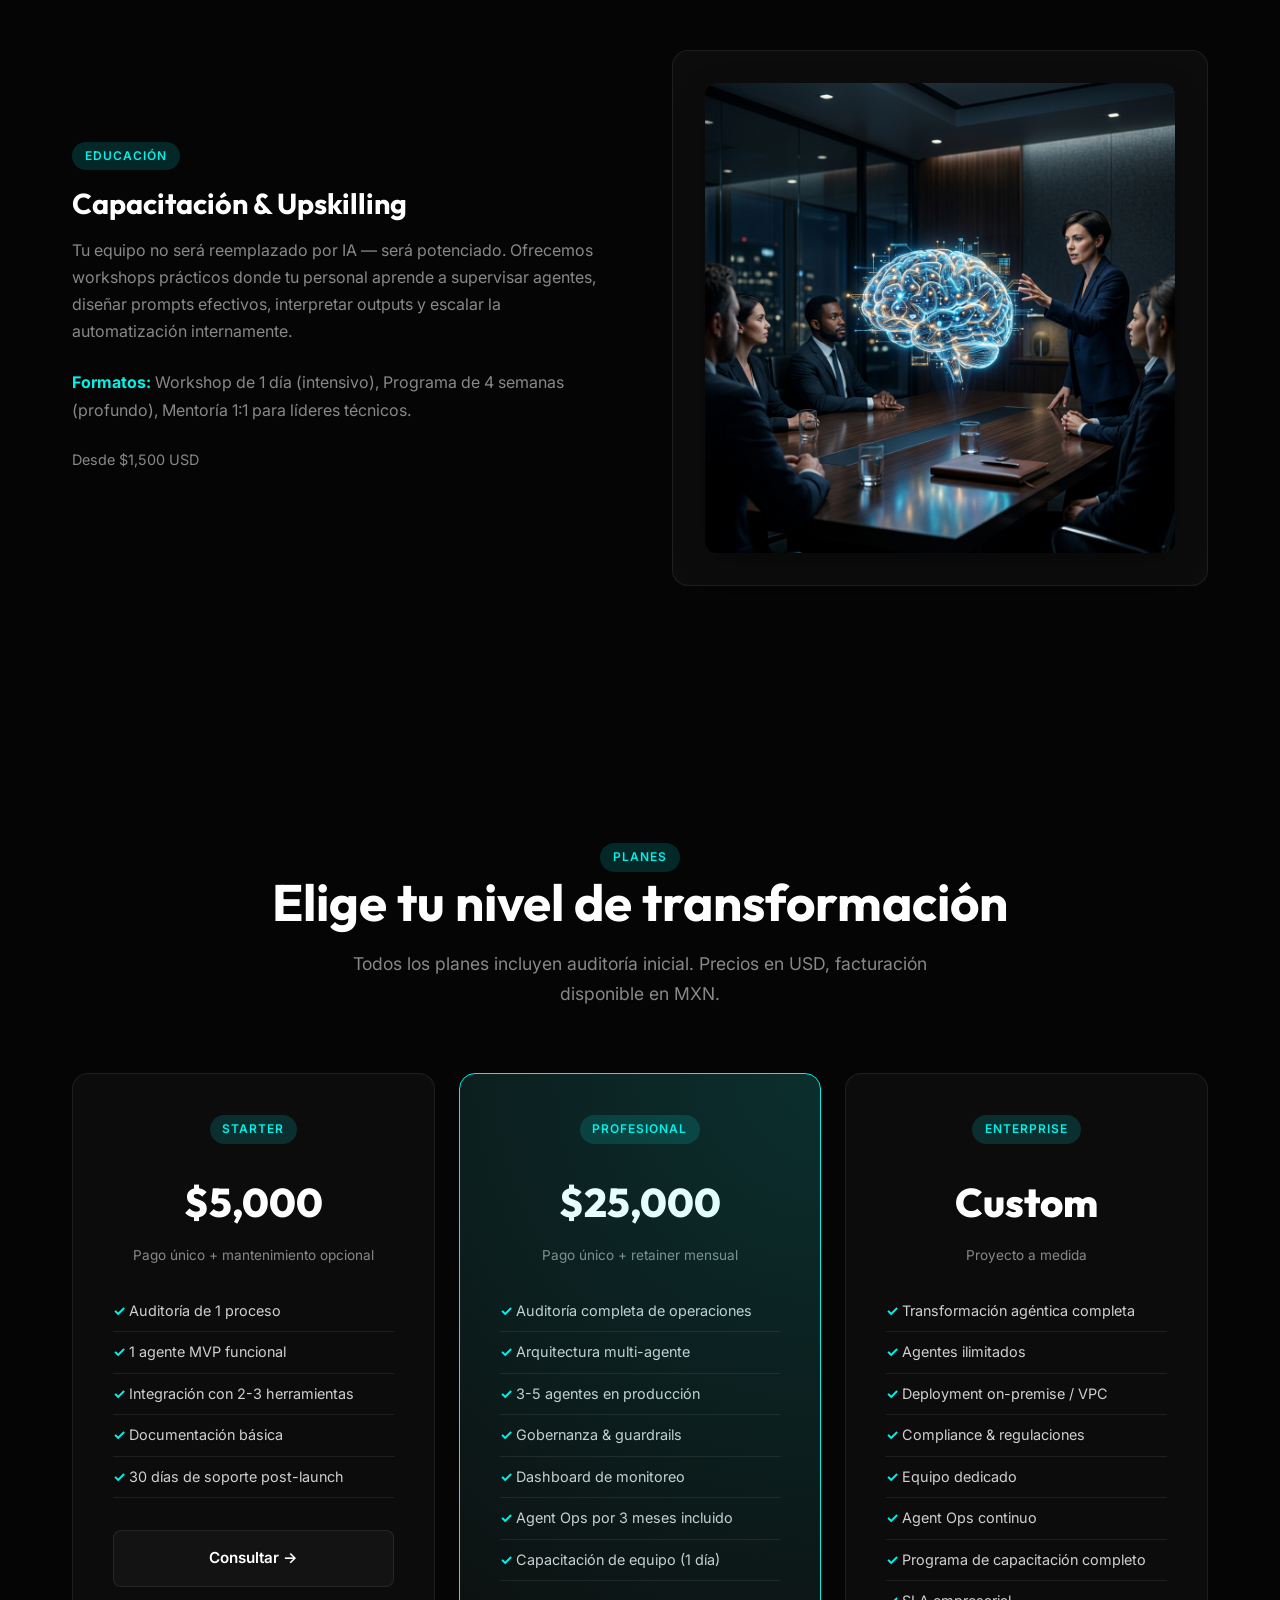
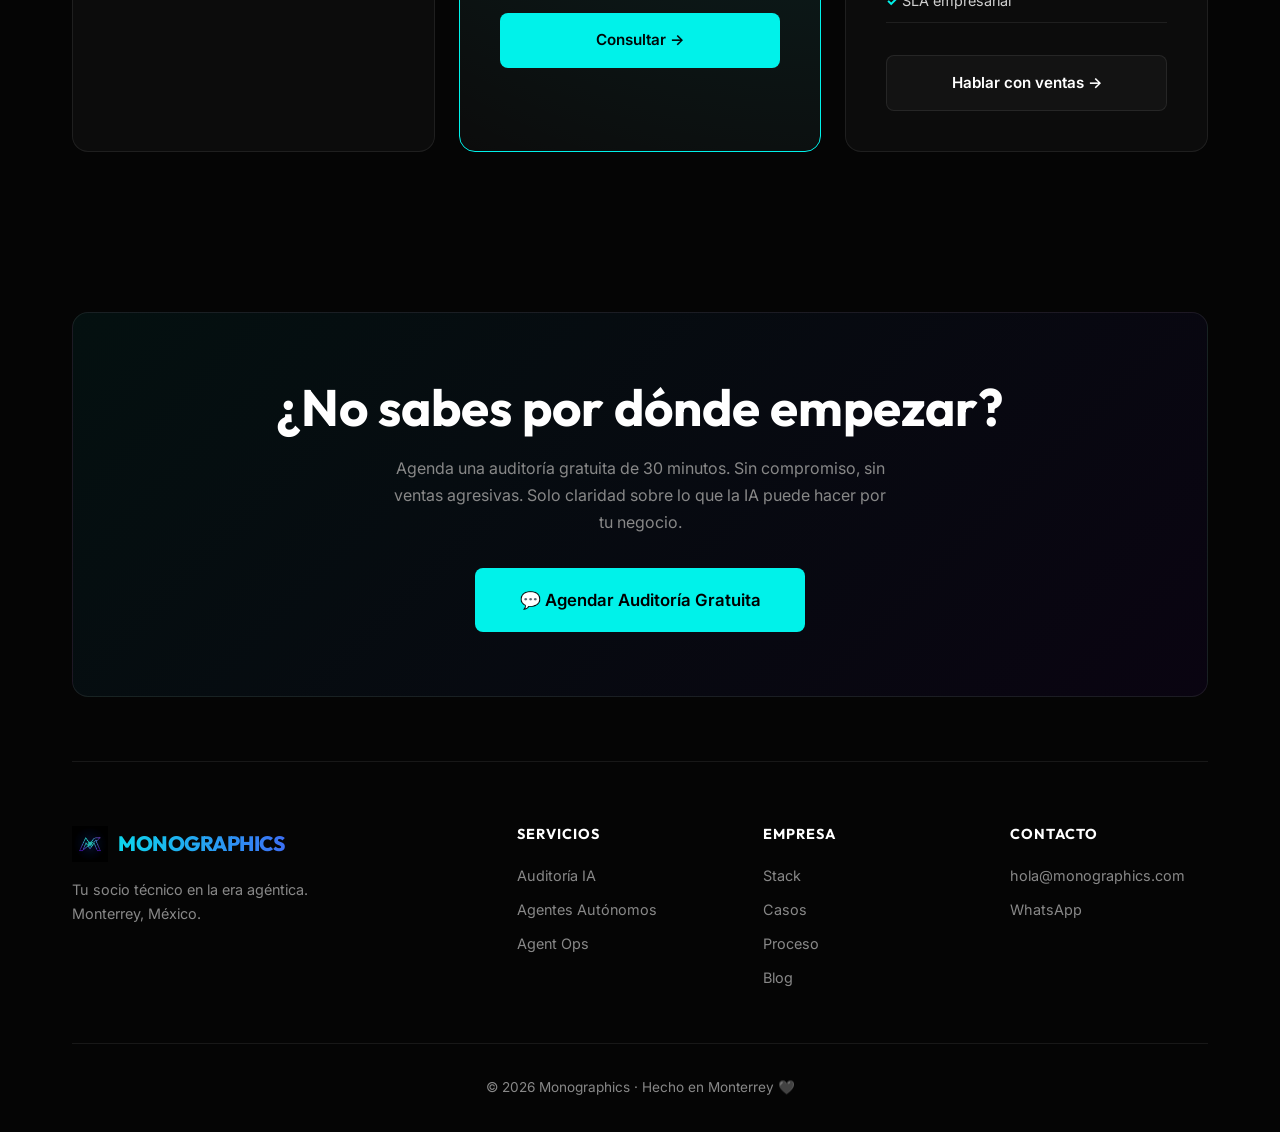
<file: servicios.html>
<!DOCTYPE html>
<html lang="es">
<head>
    <meta charset="UTF-8">
    <meta name="viewport" content="width=device-width, initial-scale=1.0">
    <title>Servicios de IA Agéntica | Monographics — Auditoría, Agentes y Agent Ops</title>
    <meta name="description" content="Auditoría de automatización, arquitectura multi-agente, implementación de agentes autónomos, gobernanza IA, Agent Ops y capacitación. Consultoría de IA agéntica para empresas en México.">
    <meta name="keywords" content="servicios IA agéntica, auditoría automatización, agentes autónomos, implementación IA empresas, Agent Ops, consultoría IA México">
    <meta name="author" content="Monographics">
    <meta name="robots" content="index, follow">
    <link rel="canonical" href="https://monographics.com.mx/servicios.html">

    <!-- Open Graph -->
    <meta property="og:type" content="website">
    <meta property="og:title" content="Servicios de IA Agéntica | Monographics">
    <meta property="og:description" content="Desde auditoría hasta Agent Ops. Servicios completos de implementación de agentes autónomos de IA para tu empresa.">
    <meta property="og:url" content="https://monographics.com.mx/servicios.html">
    <meta property="og:site_name" content="Monographics">
    <meta property="og:image" content="https://monographics.com.mx/hero.png">
    <meta property="og:locale" content="es_MX">

    <!-- Twitter Card -->
    <meta name="twitter:card" content="summary_large_image">
    <meta name="twitter:title" content="Servicios de IA Agéntica | Monographics">
    <meta name="twitter:description" content="Auditoría, agentes autónomos, gobernanza y Agent Ops para empresas en México.">
    <meta name="twitter:image" content="https://monographics.com.mx/hero.png">

    <link rel="stylesheet" href="style.css">
    <link rel="preconnect" href="https://fonts.googleapis.com">
    <link rel="preconnect" href="https://fonts.gstatic.com" crossorigin>
    <link href="https://fonts.googleapis.com/css2?family=Inter:wght@400;500;600&family=Outfit:wght@700;800&display=swap" rel="stylesheet">
    <link rel="icon" href="favicon.svg" type="image/svg+xml">

    <!-- Schema: Service + BreadcrumbList -->
    <script type="application/ld+json">
    {
        "@context": "https://schema.org",
        "@graph": [
            {
                "@type": "BreadcrumbList",
                "itemListElement": [
                    {"@type": "ListItem", "position": 1, "name": "Inicio", "item": "https://monographics.com.mx/"},
                    {"@type": "ListItem", "position": 2, "name": "Servicios", "item": "https://monographics.com.mx/servicios.html"}
                ]
            },
            {
                "@type": "Service",
                "serviceType": "Consultoría de IA Agéntica",
                "provider": {"@id": "https://monographics.com.mx/#organization"},
                "name": "Auditoría de Automatización con IA",
                "description": "Mapeamos procesos, identificamos cuellos de botella y diseñamos un roadmap de automatización con ROI estimado.",
                "offers": {"@type": "Offer", "priceCurrency": "USD", "price": "2000", "priceSpecification": {"@type": "UnitPriceSpecification", "price": "2000", "priceCurrency": "USD", "unitText": "proyecto"}}
            },
            {
                "@type": "Service",
                "serviceType": "Arquitectura Multi-Agente",
                "provider": {"@id": "https://monographics.com.mx/#organization"},
                "name": "Diseño de Arquitectura Multi-Agente",
                "description": "Diseñamos la infraestructura donde tus agentes vivirán y colaborarán, incluyendo selección de modelos y plan de integraciones.",
                "offers": {"@type": "Offer", "priceCurrency": "USD", "price": "5000"}
            },
            {
                "@type": "Service",
                "serviceType": "Implementación de Agentes de IA",
                "provider": {"@id": "https://monographics.com.mx/#organization"},
                "name": "Implementación y Desarrollo de Agentes Autónomos",
                "description": "Construimos agentes de producción: chatbots inteligentes, sistemas de prospección, procesamiento de documentos y más.",
                "offers": {"@type": "Offer", "priceCurrency": "USD", "price": "5000"}
            },
            {
                "@type": "Service",
                "serviceType": "Agent Ops",
                "provider": {"@id": "https://monographics.com.mx/#organization"},
                "name": "Agent Ops — Operación y Mantenimiento Continuo",
                "description": "Monitoreo 24/7, optimización de prompts y costos, actualización de modelos y reporte mensual con métricas de impacto.",
                "offers": {"@type": "Offer", "priceCurrency": "USD", "price": "2000", "priceSpecification": {"@type": "UnitPriceSpecification", "price": "2000", "priceCurrency": "USD", "unitText": "mes"}}
            }
        ]
    }
    </script>
</head>
<body>
    <div class="bg-glow"></div>
    <div class="container">
        <nav>
            <a href="index.html" class="logo"><img src="logo.png" alt="Monographics"> MONOGRAPHICS</a>
            <div class="nav-links">
                <a href="servicios.html" style="color:var(--primary)">Servicios</a>
                <a href="stack.html">Stack</a>
                <a href="casos.html">Casos</a>
                <a href="proceso.html">Proceso</a>
                <a href="blog.html">Blog</a>
                <a href="https://wa.me/528128580928" class="btn btn-primary" target="_blank" rel="noopener">Agendar Llamada</a>
            </div>
            <button class="hamburger" aria-label="Abrir menú de navegación">☰</button>
        </nav>

        <main>
            <!-- Breadcrumb -->
            <nav class="breadcrumb" aria-label="Ruta de navegación">
                <a href="index.html">Inicio</a> <span>›</span> <span>Servicios</span>
            </nav>

            <section class="page-header">
                <span class="tag">Servicios de IA Agéntica</span>
                <h1>Todo lo que necesitas para<br><span class="gradient-text" style="font-size:inherit">la transformación agéntica</span></h1>
                <p>Desde la auditoría inicial hasta la operación continua de tus agentes. Un socio técnico completo para cada fase de la automatización con inteligencia artificial.</p>
            </section>

            <!-- SERVICE 1 -->
            <section class="section" style="padding-top:2rem" id="auditoria">
                <article class="use-case">
                    <div class="use-case-content">
                        <span class="tag">Fase 0</span>
                        <h3>Auditoría de Automatización con IA</h3>
                        <p>No todos los procesos merecen un agente. En 1-2 semanas, mapeamos tus operaciones actuales, identificamos los procesos de mayor fricción y calculamos el ROI potencial de cada automatización. Recibes un documento ejecutivo con un roadmap priorizado.</p>
                        <p><strong style="color:var(--primary)">Resultado:</strong> Un plan de acción claro con costos estimados, tiempos de implementación y retorno esperado para cada agente propuesto.</p>
                        <p style="color:var(--text-muted); font-size:0.9rem; margin-top:1rem;">Desde $2,000 USD · 1-2 semanas</p>
                    </div>
                    <div class="use-case-visual"><img src="srv_audit_hero_1777796369513.png" alt="Auditoría de Automatización con IA" class="use-case-img"></div>
                </article>
            </section>

            <!-- SERVICE 2 -->
            <section class="section" id="arquitectura">
                <article class="use-case">
                    <div class="use-case-content">
                        <span class="tag">Fase 1</span>
                        <h3>Diseño de Arquitectura Multi-Agente</h3>
                        <p>Diseñamos la infraestructura donde tus agentes vivirán y colaborarán. Definimos qué LLM usa cada agente, cómo se comunican entre sí, qué herramientas acceden (CRM, ERP, APIs) y cómo escalan bajo carga.</p>
                        <p><strong style="color:var(--primary)">Incluye:</strong> Diagrama de arquitectura, selección de modelos, plan de integraciones, estimación de costos operativos (tokens, infraestructura) y política de guardrails.</p>
                        <p style="color:var(--text-muted); font-size:0.9rem; margin-top:1rem;">Desde $5,000 USD · 2-3 semanas</p>
                    </div>
                    <div class="use-case-visual"><img src="srv_arch_hero_1777796382500.png" alt="Diseño de Arquitectura Multi-Agente" class="use-case-img"></div>
                </article>
            </section>

            <!-- SERVICE 3 -->
            <section class="section" id="implementacion">
                <article class="use-case">
                    <div class="use-case-content">
                        <span class="tag">Fase 2</span>
                        <h3>Implementación & Desarrollo de Agentes</h3>
                        <p>Aquí es donde la magia ocurre. Construimos tus agentes de producción: desde chatbots inteligentes hasta sistemas completos de prospección, procesamiento de documentos o investigación autónoma.</p>
                        <p><strong style="color:var(--primary)">Tecnologías:</strong> n8n, Claude, Open-Claw, Antigravity, OpenCode, Hermes, LangChain, Python, Django.</p>
                        <p><strong style="color:var(--primary)">Entregable:</strong> Agente funcional en producción con documentación, testing y training para tu equipo.</p>
                        <p style="color:var(--text-muted); font-size:0.9rem; margin-top:1rem;">Desde $5,000 USD (MVP) · $25,000-$150,000 (Enterprise)</p>
                    </div>
                    <div class="use-case-visual"><img src="srv_impl_hero_1777796396059.png" alt="Implementación y Desarrollo de Agentes" class="use-case-img"></div>
                </article>
            </section>

            <!-- SERVICE 4 -->
            <section class="section" id="gobernanza">
                <article class="use-case">
                    <div class="use-case-content">
                        <span class="tag">Fase 3</span>
                        <h3>Gobernanza, Seguridad & Compliance</h3>
                        <p>Un agente sin controles es un riesgo. Implementamos marcos de gobernanza que incluyen: aprobaciones human-in-the-loop para decisiones críticas, logging completo de cada acción, control de acceso basado en roles y detección de sesgos.</p>
                        <p><strong style="color:var(--primary)">Para industrias reguladas:</strong> Ofrecemos deployment on-premise/VPC, auditoría de datos y frameworks de compliance adaptados a normativas mexicanas e internacionales.</p>
                        <p style="color:var(--text-muted); font-size:0.9rem; margin-top:1rem;">Desde $3,000 USD</p>
                    </div>
                    <div class="use-case-visual"><img src="srv_gov_hero_1777796408671.png" alt="Gobernanza, Seguridad y Compliance de IA" class="use-case-img"></div>
                </article>
            </section>

            <!-- SERVICE 5 -->
            <section class="section" id="agent-ops">
                <article class="use-case">
                    <div class="use-case-content">
                        <span class="tag">Continuo</span>
                        <h3>Agent Ops — Operación & Mantenimiento</h3>
                        <p>Los agentes de IA no son "set & forget". Los modelos se actualizan, los costos de tokens fluctúan y los edge cases aparecen en producción. Nuestro servicio de Agent Ops incluye:</p>
                        <p>• Monitoreo 24/7 de rendimiento y errores<br>
                        • Optimización continua de prompts y costos<br>
                        • Actualización a nuevos modelos cuando son superiores<br>
                        • Reporte mensual con métricas de impacto<br>
                        • SLA de respuesta ante incidentes</p>
                        <p style="color:var(--text-muted); font-size:0.9rem; margin-top:1rem;">Desde $2,000 USD/mes</p>
                    </div>
                    <div class="use-case-visual"><img src="srv_ops_hero_1777796428073.png" alt="Agent Ops, Operación y Mantenimiento" class="use-case-img"></div>
                </article>
            </section>

            <!-- SERVICE 6 -->
            <section class="section" id="capacitacion">
                <article class="use-case">
                    <div class="use-case-content">
                        <span class="tag">Educación</span>
                        <h3>Capacitación & Upskilling</h3>
                        <p>Tu equipo no será reemplazado por IA — será potenciado. Ofrecemos workshops prácticos donde tu personal aprende a supervisar agentes, diseñar prompts efectivos, interpretar outputs y escalar la automatización internamente.</p>
                        <p><strong style="color:var(--primary)">Formatos:</strong> Workshop de 1 día (intensivo), Programa de 4 semanas (profundo), Mentoría 1:1 para líderes técnicos.</p>
                        <p style="color:var(--text-muted); font-size:0.9rem; margin-top:1rem;">Desde $1,500 USD</p>
                    </div>
                    <div class="use-case-visual"><img src="srv_train_hero_1777796440670.png" alt="Capacitación y Upskilling en IA" class="use-case-img"></div>
                </article>
            </section>

            <!-- PRICING -->
            <section class="section" id="planes">
                <div class="section-title">
                    <span class="tag">Planes</span>
                    <h2>Elige tu nivel de transformación</h2>
                    <p>Todos los planes incluyen auditoría inicial. Precios en USD, facturación disponible en MXN.</p>
                </div>
                <div class="pricing-grid">
                    <div class="card pricing-card">
                        <span class="tag">Starter</span>
                        <div class="price">$5,000</div>
                        <span class="price-period">Pago único + mantenimiento opcional</span>
                        <ul class="pricing-features">
                            <li>Auditoría de 1 proceso</li>
                            <li>1 agente MVP funcional</li>
                            <li>Integración con 2-3 herramientas</li>
                            <li>Documentación básica</li>
                            <li>30 días de soporte post-launch</li>
                        </ul>
                        <a href="https://wa.me/528128580928?text=Hola%2C%20me%20interesa%20el%20plan%20Starter" class="btn btn-secondary" target="_blank" rel="noopener" style="width:100%; justify-content:center;" id="cta-plan-starter">Consultar →</a>
                    </div>
                    <div class="card pricing-card featured">
                        <span class="tag">Profesional</span>
                        <div class="price">$25,000</div>
                        <span class="price-period">Pago único + retainer mensual</span>
                        <ul class="pricing-features">
                            <li>Auditoría completa de operaciones</li>
                            <li>Arquitectura multi-agente</li>
                            <li>3-5 agentes en producción</li>
                            <li>Gobernanza & guardrails</li>
                            <li>Dashboard de monitoreo</li>
                            <li>Agent Ops por 3 meses incluido</li>
                            <li>Capacitación de equipo (1 día)</li>
                        </ul>
                        <a href="https://wa.me/528128580928?text=Hola%2C%20me%20interesa%20el%20plan%20Profesional" class="btn btn-primary" target="_blank" rel="noopener" style="width:100%; justify-content:center;" id="cta-plan-pro">Consultar →</a>
                    </div>
                    <div class="card pricing-card">
                        <span class="tag">Enterprise</span>
                        <div class="price">Custom</div>
                        <span class="price-period">Proyecto a medida</span>
                        <ul class="pricing-features">
                            <li>Transformación agéntica completa</li>
                            <li>Agentes ilimitados</li>
                            <li>Deployment on-premise / VPC</li>
                            <li>Compliance & regulaciones</li>
                            <li>Equipo dedicado</li>
                            <li>Agent Ops continuo</li>
                            <li>Programa de capacitación completo</li>
                            <li>SLA empresarial</li>
                        </ul>
                        <a href="https://wa.me/528128580928?text=Hola%2C%20necesito%20una%20soluci%C3%B3n%20Enterprise" class="btn btn-secondary" target="_blank" rel="noopener" style="width:100%; justify-content:center;" id="cta-plan-enterprise">Hablar con ventas →</a>
                    </div>
                </div>
            </section>

            <!-- CTA -->
            <div class="cta-section">
                <h2>¿No sabes por dónde empezar?</h2>
                <p>Agenda una auditoría gratuita de 30 minutos. Sin compromiso, sin ventas agresivas. Solo claridad sobre lo que la IA puede hacer por tu negocio.</p>
                <a href="https://wa.me/528128580928" class="btn btn-primary btn-lg" target="_blank" rel="noopener" id="cta-audit-free">💬 Agendar Auditoría Gratuita</a>
            </div>
        </main>

        <footer>
            <div class="footer-grid">
                <div class="footer-brand"><div class="logo"><img src="logo.png" alt="Monographics"> MONOGRAPHICS</div><p>Tu socio técnico en la era agéntica. Monterrey, México.</p></div>
                <div class="footer-col"><h5>Servicios</h5><a href="servicios.html">Auditoría IA</a><a href="servicios.html">Agentes Autónomos</a><a href="servicios.html">Agent Ops</a></div>
                <div class="footer-col"><h5>Empresa</h5><a href="stack.html">Stack</a><a href="casos.html">Casos</a><a href="proceso.html">Proceso</a><a href="blog.html">Blog</a></div>
                <div class="footer-col"><h5>Contacto</h5><a href="mailto:hola@monographics.com">hola@monographics.com</a><a href="https://wa.me/528128580928" target="_blank" rel="noopener">WhatsApp</a></div>
            </div>
            <div class="footer-bottom"><p>&copy; 2026 Monographics · Hecho en Monterrey 🖤</p></div>
        </footer>
    </div>
    <script src="script.js"></script>
</body>
</html>
</file>
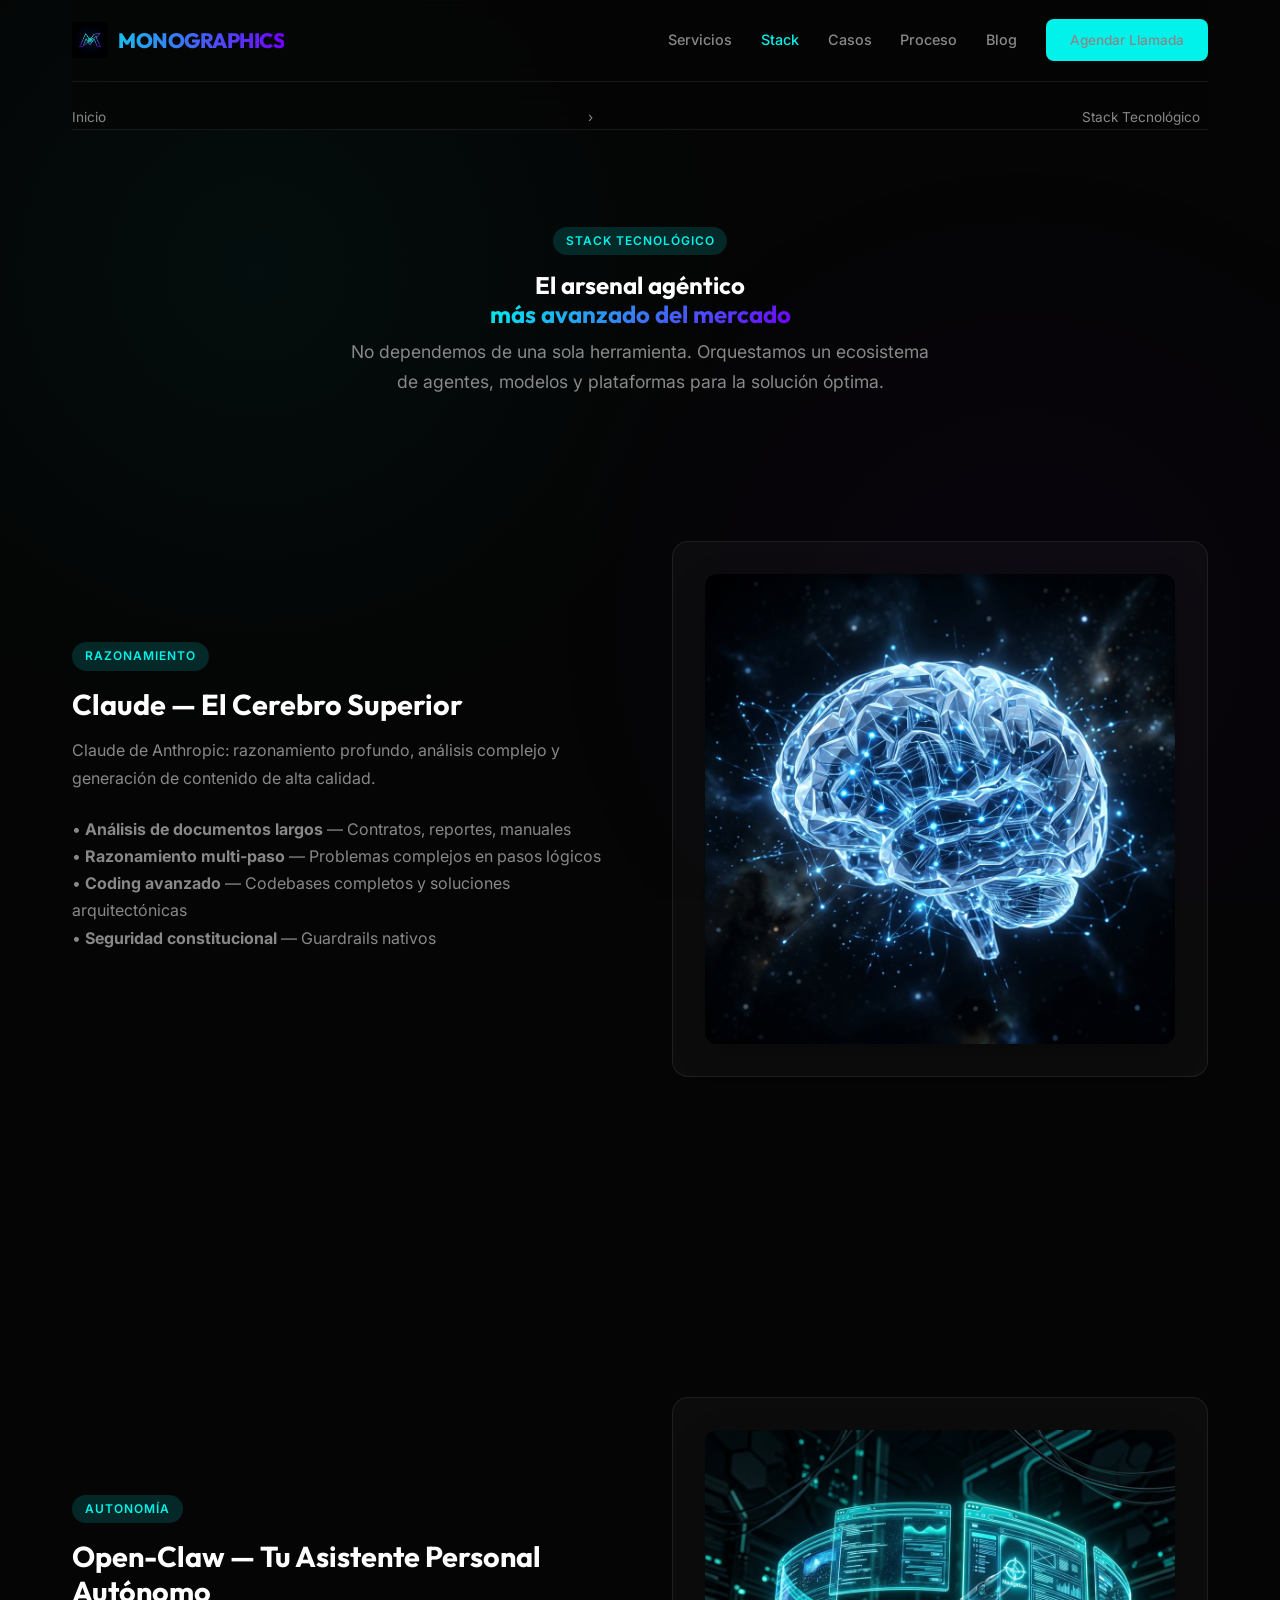
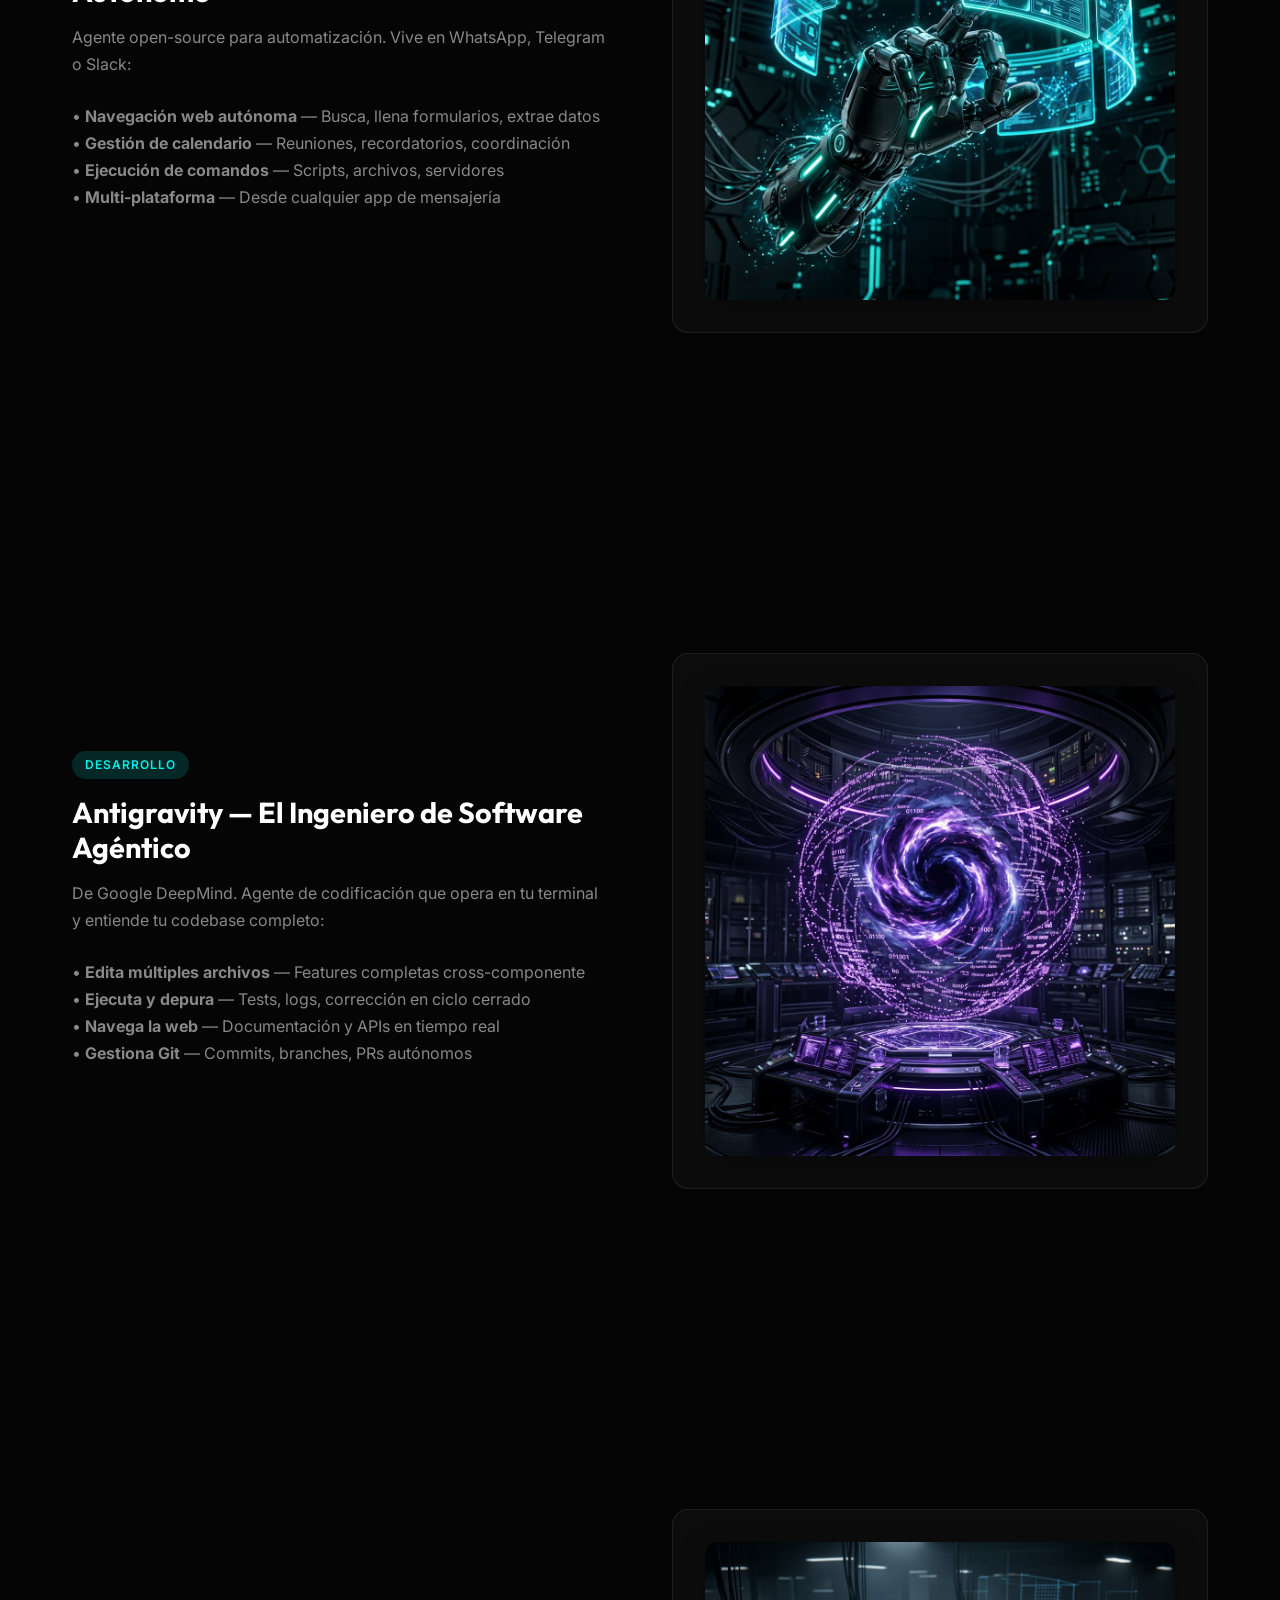
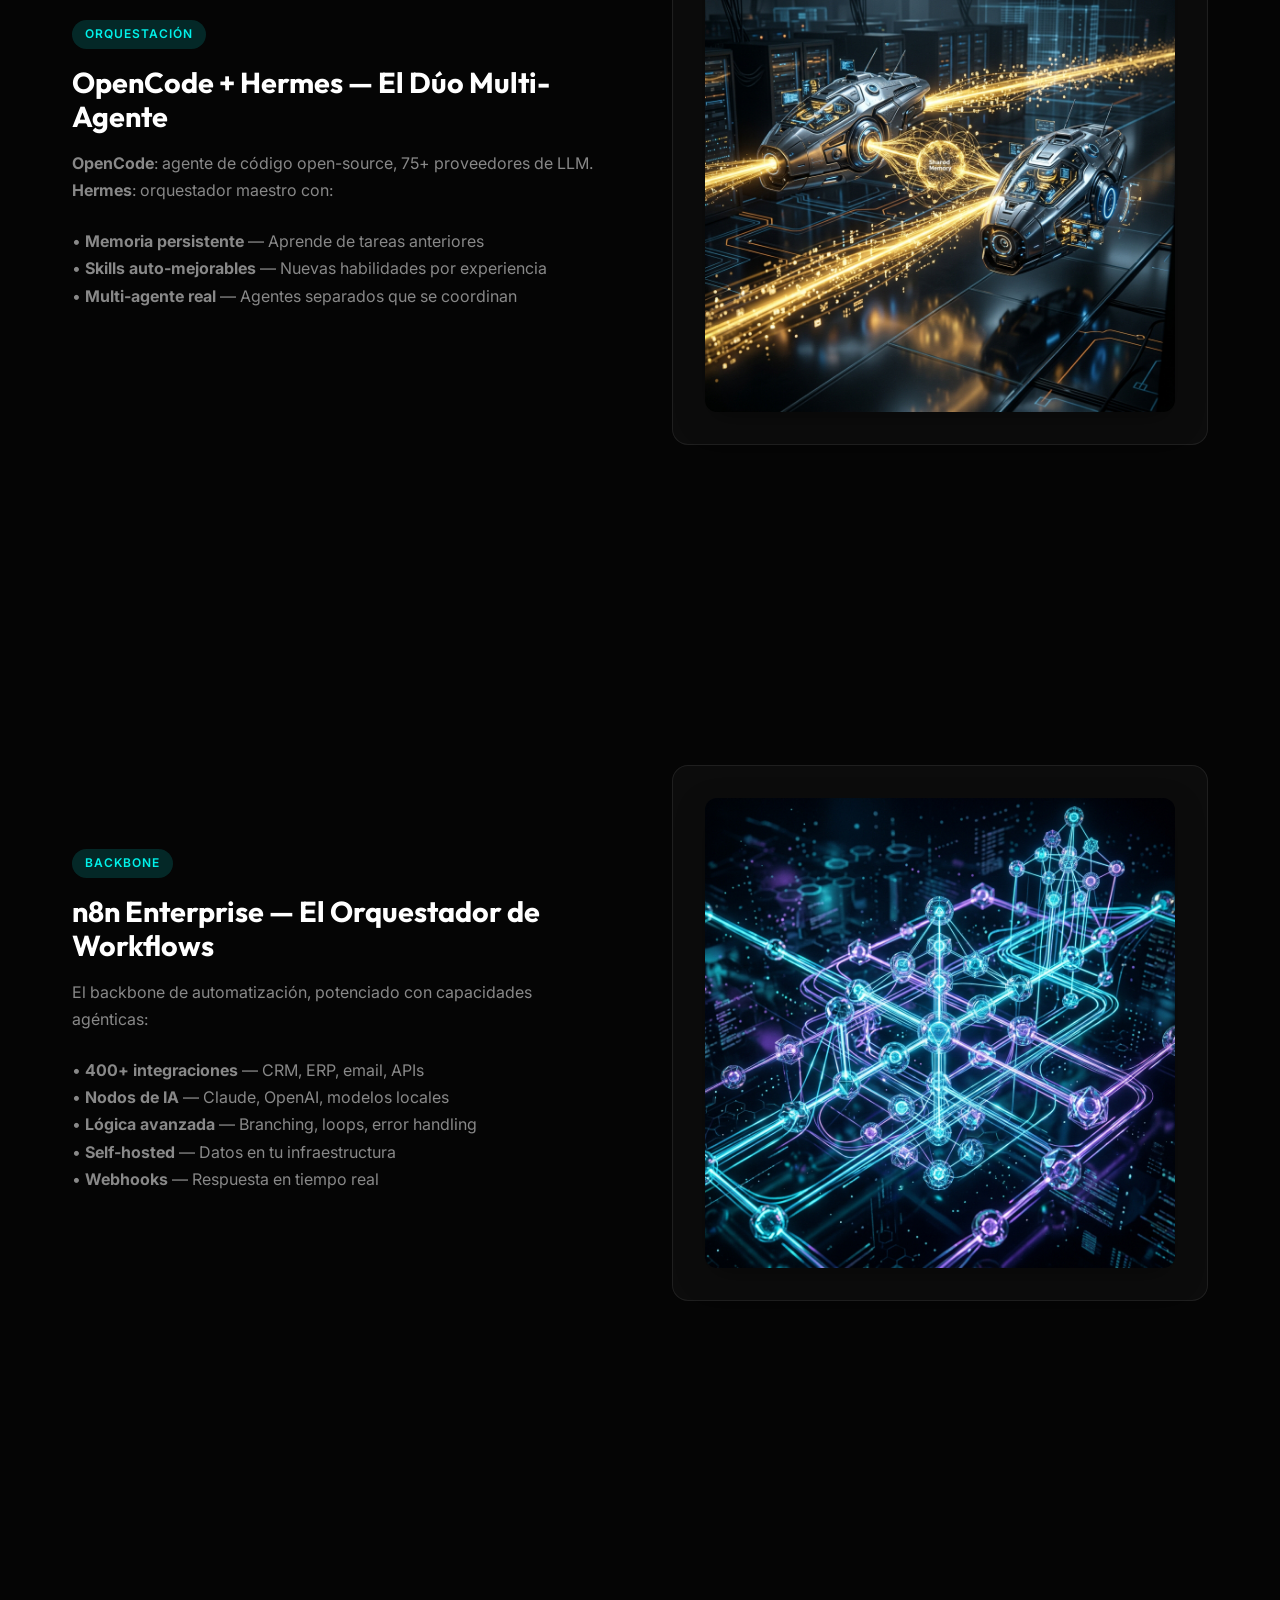
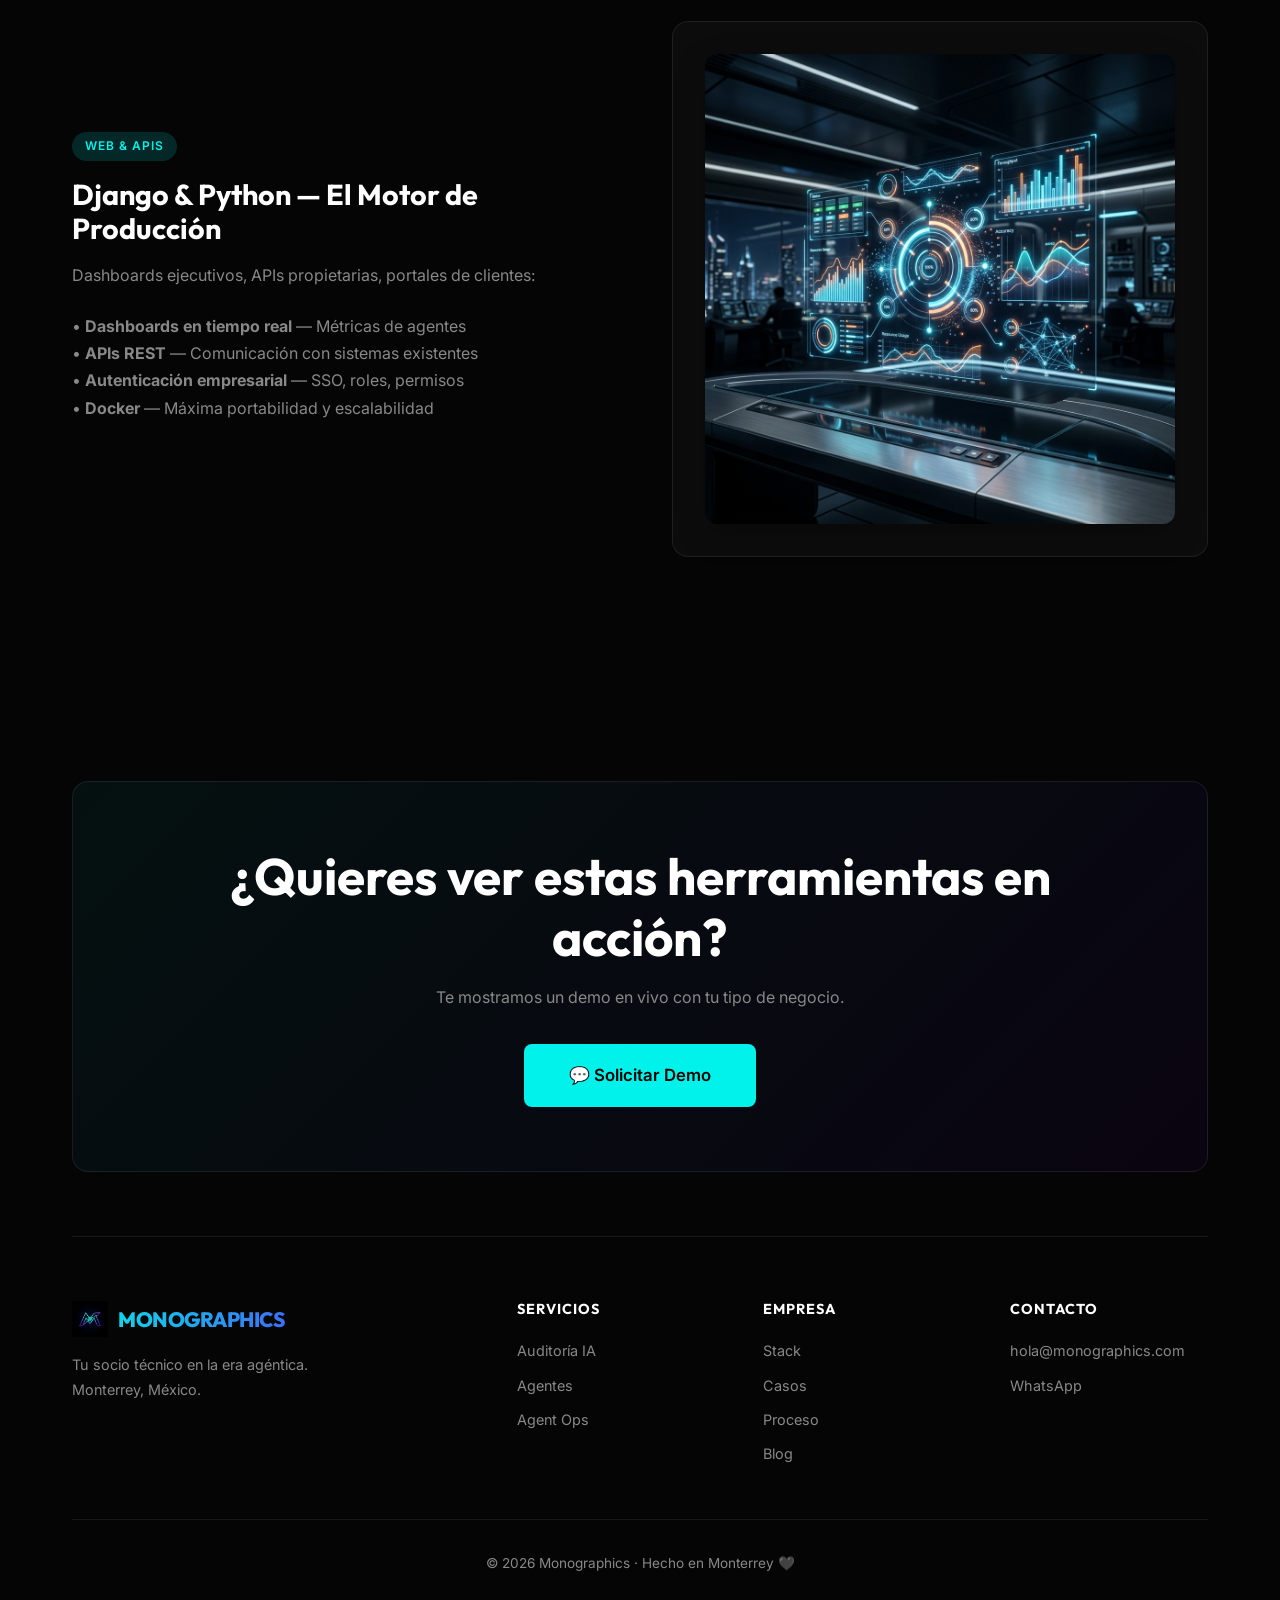
<file: stack.html>
<!DOCTYPE html>
<html lang="es">
<head>
    <meta charset="UTF-8">
    <meta name="viewport" content="width=device-width, initial-scale=1.0">
    <title>Stack Tecnológico | Monographics — Claude, Open-Claw, Antigravity, n8n</title>
    <meta name="description" content="Claude, Open-Claw, Antigravity, OpenCode, Hermes, n8n y Django: las herramientas de IA agéntica que usamos para construir agentes autónomos de producción.">
    <meta name="keywords" content="Claude AI, Open-Claw, Antigravity, n8n, Hermes, OpenCode, stack IA agéntica">
    <meta name="robots" content="index, follow">
    <link rel="canonical" href="https://monographics.com.mx/stack.html">
    <meta property="og:type" content="website">
    <meta property="og:title" content="Stack Tecnológico Agéntico | Monographics">
    <meta property="og:description" content="Claude, Open-Claw, Antigravity, n8n y más. Nuestro arsenal para construir agentes autónomos.">
    <meta property="og:url" content="https://monographics.com.mx/stack.html">
    <meta property="og:image" content="https://monographics.com.mx/hero.png">
    <meta property="og:locale" content="es_MX">
    <meta name="twitter:card" content="summary_large_image">
    <meta name="twitter:title" content="Stack Tecnológico | Monographics">
    <meta name="twitter:image" content="https://monographics.com.mx/hero.png">
    <link rel="stylesheet" href="style.css">
    <link rel="preconnect" href="https://fonts.googleapis.com">
    <link rel="preconnect" href="https://fonts.gstatic.com" crossorigin>
    <link href="https://fonts.googleapis.com/css2?family=Inter:wght@400;500;600&family=Outfit:wght@700;800&display=swap" rel="stylesheet">
    <link rel="icon" href="favicon.svg" type="image/svg+xml">
    <script type="application/ld+json">
    {"@context":"https://schema.org","@graph":[{"@type":"BreadcrumbList","itemListElement":[{"@type":"ListItem","position":1,"name":"Inicio","item":"https://monographics.com.mx/"},{"@type":"ListItem","position":2,"name":"Stack Tecnológico","item":"https://monographics.com.mx/stack.html"}]},{"@type":"Article","headline":"Stack Tecnológico Agéntico de Monographics","description":"Claude, Open-Claw, Antigravity, OpenCode, Hermes, n8n y Django para agentes autónomos.","author":{"@id":"https://monographics.com.mx/#organization"},"publisher":{"@id":"https://monographics.com.mx/#organization"},"datePublished":"2026-05-01","dateModified":"2026-05-02"}]}
    </script>
</head>
<body>
    <div class="bg-glow"></div>
    <div class="container">
        <nav>
            <a href="index.html" class="logo"><img src="logo.png" alt="Monographics"> MONOGRAPHICS</a>
            <div class="nav-links">
                <a href="servicios.html">Servicios</a>
                <a href="stack.html" style="color:var(--primary)">Stack</a>
                <a href="casos.html">Casos</a>
                <a href="proceso.html">Proceso</a>
                <a href="blog.html">Blog</a>
                <a href="https://wa.me/528128580928" class="btn btn-primary" target="_blank" rel="noopener">Agendar Llamada</a>
            </div>
            <button class="hamburger" aria-label="Menú">☰</button>
        </nav>
        <main>
            <nav class="breadcrumb" aria-label="Ruta de navegación"><a href="index.html">Inicio</a> <span>›</span> <span>Stack Tecnológico</span></nav>
            <section class="page-header">
                <span class="tag">Stack Tecnológico</span>
                <h1>El arsenal agéntico<br><span class="gradient-text" style="font-size:inherit">más avanzado del mercado</span></h1>
                <p>No dependemos de una sola herramienta. Orquestamos un ecosistema de agentes, modelos y plataformas para la solución óptima.</p>
            </section>
            <section class="section" style="padding-top:2rem" id="claude">
                <article class="use-case">
                    <div class="use-case-content">
                        <span class="tag">Razonamiento</span>
                        <h3>Claude — El Cerebro Superior</h3>
                        <p>Claude de Anthropic: razonamiento profundo, análisis complejo y generación de contenido de alta calidad.</p>
                        <p>• <strong>Análisis de documentos largos</strong> — Contratos, reportes, manuales<br>• <strong>Razonamiento multi-paso</strong> — Problemas complejos en pasos lógicos<br>• <strong>Coding avanzado</strong> — Codebases completos y soluciones arquitectónicas<br>• <strong>Seguridad constitucional</strong> — Guardrails nativos</p>
                    </div>
                    <div class="use-case-visual">
                        <img src="stack_claude_hero.png" alt="Claude AI razonamiento avanzado" class="use-case-img">
                    </div>
                </article>
            </section>
            <section class="section" id="open-claw">
                <article class="use-case">
                    <div class="use-case-content">
                        <span class="tag">Autonomía</span>
                        <h3>Open-Claw — Tu Asistente Personal Autónomo</h3>
                        <p>Agente open-source para automatización. Vive en WhatsApp, Telegram o Slack:</p>
                        <p>• <strong>Navegación web autónoma</strong> — Busca, llena formularios, extrae datos<br>• <strong>Gestión de calendario</strong> — Reuniones, recordatorios, coordinación<br>• <strong>Ejecución de comandos</strong> — Scripts, archivos, servidores<br>• <strong>Multi-plataforma</strong> — Desde cualquier app de mensajería</p>
                    </div>
                    <div class="use-case-visual">
                        <img src="stack_openclaw_hero.png" alt="Open-Claw asistente autónomo" class="use-case-img">
                    </div>
                </article>
            </section>
            <section class="section" id="antigravity">
                <article class="use-case">
                    <div class="use-case-content">
                        <span class="tag">Desarrollo</span>
                        <h3>Antigravity — El Ingeniero de Software Agéntico</h3>
                        <p>De Google DeepMind. Agente de codificación que opera en tu terminal y entiende tu codebase completo:</p>
                        <p>• <strong>Edita múltiples archivos</strong> — Features completas cross-componente<br>• <strong>Ejecuta y depura</strong> — Tests, logs, corrección en ciclo cerrado<br>• <strong>Navega la web</strong> — Documentación y APIs en tiempo real<br>• <strong>Gestiona Git</strong> — Commits, branches, PRs autónomos</p>
                    </div>
                    <div class="use-case-visual">
                        <img src="stack_antigravity_hero.png" alt="Antigravity ingeniero de software agéntico" class="use-case-img">
                    </div>
                </article>
            </section>
            <section class="section" id="opencode-hermes">
                <article class="use-case">
                    <div class="use-case-content">
                        <span class="tag">Orquestación</span>
                        <h3>OpenCode + Hermes — El Dúo Multi-Agente</h3>
                        <p><strong>OpenCode</strong>: agente de código open-source, 75+ proveedores de LLM. <strong>Hermes</strong>: orquestador maestro con:</p>
                        <p>• <strong>Memoria persistente</strong> — Aprende de tareas anteriores<br>• <strong>Skills auto-mejorables</strong> — Nuevas habilidades por experiencia<br>• <strong>Multi-agente real</strong> — Agentes separados que se coordinan</p>
                    </div>
                    <div class="use-case-visual">
                        <img src="stack_hermes_hero.png" alt="OpenCode y Hermes orquestación multi-agente" class="use-case-img">
                    </div>
                </article>
            </section>
            <section class="section" id="n8n">
                <article class="use-case">
                    <div class="use-case-content">
                        <span class="tag">Backbone</span>
                        <h3>n8n Enterprise — El Orquestador de Workflows</h3>
                        <p>El backbone de automatización, potenciado con capacidades agénticas:</p>
                        <p>• <strong>400+ integraciones</strong> — CRM, ERP, email, APIs<br>• <strong>Nodos de IA</strong> — Claude, OpenAI, modelos locales<br>• <strong>Lógica avanzada</strong> — Branching, loops, error handling<br>• <strong>Self-hosted</strong> — Datos en tu infraestructura<br>• <strong>Webhooks</strong> — Respuesta en tiempo real</p>
                    </div>
                    <div class="use-case-visual">
                        <img src="stack_n8n_hero.png" alt="n8n Enterprise orquestador de workflows" class="use-case-img">
                    </div>
                </article>
            </section>
            <section class="section" id="django">
                <article class="use-case">
                    <div class="use-case-content">
                        <span class="tag">Web & APIs</span>
                        <h3>Django & Python — El Motor de Producción</h3>
                        <p>Dashboards ejecutivos, APIs propietarias, portales de clientes:</p>
                        <p>• <strong>Dashboards en tiempo real</strong> — Métricas de agentes<br>• <strong>APIs REST</strong> — Comunicación con sistemas existentes<br>• <strong>Autenticación empresarial</strong> — SSO, roles, permisos<br>• <strong>Docker</strong> — Máxima portabilidad y escalabilidad</p>
                    </div>
                    <div class="use-case-visual"><img src="stack_django_hero_temp.png" alt="Django y Python Motor de Producción" class="use-case-img"></div>
                </article>
            </section>
            <div class="cta-section">
                <h2>¿Quieres ver estas herramientas en acción?</h2>
                <p>Te mostramos un demo en vivo con tu tipo de negocio.</p>
                <a href="https://wa.me/528128580928?text=Hola%2C%20quiero%20ver%20un%20demo%20de%20agentes" class="btn btn-primary btn-lg" target="_blank" rel="noopener" id="cta-stack-demo">💬 Solicitar Demo</a>
            </div>
        </main>
        <footer>
            <div class="footer-grid">
                <div class="footer-brand"><div class="logo"><img src="logo.png" alt="Monographics"> MONOGRAPHICS</div><p>Tu socio técnico en la era agéntica. Monterrey, México.</p></div>
                <div class="footer-col"><h5>Servicios</h5><a href="servicios.html">Auditoría IA</a><a href="servicios.html">Agentes</a><a href="servicios.html">Agent Ops</a></div>
                <div class="footer-col"><h5>Empresa</h5><a href="stack.html">Stack</a><a href="casos.html">Casos</a><a href="proceso.html">Proceso</a><a href="blog.html">Blog</a></div>
                <div class="footer-col"><h5>Contacto</h5><a href="mailto:hola@monographics.com">hola@monographics.com</a><a href="https://wa.me/528128580928" target="_blank" rel="noopener">WhatsApp</a></div>
            </div>
            <div class="footer-bottom"><p>&copy; 2026 Monographics · Hecho en Monterrey 🖤</p></div>
        </footer>
    </div>
    <script src="script.js"></script>
</body>
</html>
</file>
<file: style.css>
:root {
    --bg-dark: #050505;
    --bg-surface: #0a0a0a;
    --bg-card: rgba(255, 255, 255, 0.03);
    --bg-card-hover: rgba(255, 255, 255, 0.06);
    --primary: #00f2ea;
    --primary-dim: rgba(0, 242, 234, 0.15);
    --secondary: #7000ff;
    --accent: #ff007a;
    --text-main: #ffffff;
    --text-secondary: #d0d0d0;
    --text-muted: #888;
    --glass-border: rgba(255, 255, 255, 0.08);
    --glass-border-hover: rgba(255, 255, 255, 0.15);
    --font-heading: 'Outfit', sans-serif;
    --font-body: 'Inter', sans-serif;
    --radius: 16px;
    --radius-sm: 8px;
    --transition: 0.3s cubic-bezier(0.4, 0, 0.2, 1);
}

*, *::before, *::after { margin: 0; padding: 0; box-sizing: border-box; }

html { scroll-behavior: smooth; }

body {
    background-color: var(--bg-dark);
    color: var(--text-main);
    font-family: var(--font-body);
    line-height: 1.7;
    overflow-x: hidden;
    -webkit-font-smoothing: antialiased;
}

a { color: var(--primary); text-decoration: none; transition: color var(--transition); }
a:hover { color: #fff; }

h1, h2, h3, h4, h5 { font-family: var(--font-heading); font-weight: 700; line-height: 1.2; }
h2 { font-size: clamp(2rem, 5vw, 3.2rem); margin-bottom: 1rem; }
h3 { font-size: 1.4rem; }

img { max-width: 100%; height: auto; }

.container { max-width: 1200px; margin: 0 auto; padding: 0 2rem; }
.section { padding: 6rem 0; }
.section-title { text-align: center; margin-bottom: 4rem; }
.section-title p { color: var(--text-muted); max-width: 600px; margin: 0.5rem auto 0; font-size: 1.1rem; }

/* --- Background Glow --- */
.bg-glow {
    position: fixed; top: 0; left: 0; width: 100%; height: 100%; z-index: -1; pointer-events: none;
    background: radial-gradient(circle at 20% 30%, rgba(0, 242, 234, 0.04) 0%, transparent 40%),
                radial-gradient(circle at 80% 70%, rgba(112, 0, 255, 0.04) 0%, transparent 40%);
}

/* --- Navigation --- */
nav {
    display: flex; justify-content: space-between; align-items: center;
    padding: 1.2rem 0; position: sticky; top: 0;
    background: rgba(5, 5, 5, 0.85); backdrop-filter: blur(12px);
    z-index: 100; border-bottom: 1px solid var(--glass-border);
}

.logo {
    font-family: var(--font-heading); font-size: 1.3rem; font-weight: 800;
    letter-spacing: -0.5px; display: flex; align-items: center; gap: 10px;
    background: linear-gradient(90deg, var(--primary), var(--secondary));
    -webkit-background-clip: text; -webkit-text-fill-color: transparent;
}

.logo img { height: 36px; width: auto; }

.nav-links { display: flex; gap: 1.8rem; align-items: center; }
.nav-links a { color: var(--text-muted); text-decoration: none; font-weight: 500; font-size: 0.9rem; transition: color var(--transition); }
.nav-links a:hover { color: var(--primary); }
.nav-links .btn { font-size: 0.85rem; padding: 0.6rem 1.5rem; }

.hamburger { display: none; background: none; border: none; color: #fff; font-size: 1.5rem; cursor: pointer; }

/* --- Buttons --- */
.btn {
    display: inline-flex; align-items: center; gap: 0.5rem;
    padding: 0.9rem 2rem; border-radius: var(--radius-sm);
    font-weight: 600; font-size: 0.95rem; text-decoration: none;
    transition: all var(--transition); cursor: pointer; border: none;
}

.btn-primary { background: var(--primary); color: #000; }
.btn-primary:hover { transform: translateY(-2px); box-shadow: 0 8px 25px rgba(0, 242, 234, 0.25); color: #000; }

.btn-secondary { background: var(--bg-card); color: #fff; border: 1px solid var(--glass-border); }
.btn-secondary:hover { border-color: var(--primary); color: var(--primary); }

.btn-outline { background: transparent; color: var(--primary); border: 1px solid var(--primary); }
.btn-outline:hover { background: var(--primary); color: #000; }

.btn-lg { padding: 1.1rem 2.8rem; font-size: 1.05rem; }

/* --- Hero Section --- */
.hero { padding: 8rem 0 5rem; text-align: center; position: relative; }

.hero-image-container {
    position: absolute; top: 50%; left: 50%; transform: translate(-50%, -50%);
    width: 100vw; height: 100vh; z-index: -2; opacity: 0.25;
    mask-image: radial-gradient(circle, rgba(0,0,0,1) 0%, rgba(0,0,0,0) 65%);
    -webkit-mask-image: radial-gradient(circle, rgba(0,0,0,1) 0%, rgba(0,0,0,0) 65%);
}
.hero-image-container img { width: 100%; height: 100%; object-fit: cover; }

.hero-badge {
    background: var(--bg-card); border: 1px solid var(--glass-border);
    padding: 0.4rem 1.2rem; border-radius: 100px; display: inline-block;
    font-size: 0.8rem; color: var(--primary); margin-bottom: 2rem;
    text-transform: uppercase; letter-spacing: 2px;
}

.hero h1 { font-size: clamp(2.5rem, 7vw, 4.5rem); line-height: 1.1; margin-bottom: 1.5rem; }
.hero h1 span { display: block; }
.hero h1 .gradient-text { background: linear-gradient(135deg, var(--primary), var(--secondary)); -webkit-background-clip: text; -webkit-text-fill-color: transparent; }

.hero p { font-size: 1.15rem; color: var(--text-muted); max-width: 650px; margin: 0 auto 2.5rem; }
.hero-cta { display: flex; gap: 1rem; justify-content: center; flex-wrap: wrap; }

/* --- Stats Bar --- */
.stats-bar { display: grid; grid-template-columns: repeat(auto-fit, minmax(180px, 1fr)); gap: 2rem; padding: 3rem 0; }
.stat-item { text-align: center; }
.stat-number { font-family: var(--font-heading); font-size: 2.5rem; font-weight: 800; color: var(--primary); }
.stat-label { color: var(--text-muted); font-size: 0.85rem; margin-top: 0.3rem; }

/* --- Card System --- */
.card {
    background: var(--bg-card); border: 1px solid var(--glass-border);
    padding: 2.5rem; border-radius: var(--radius);
    transition: all var(--transition); position: relative; overflow: hidden;
}
.card:hover { border-color: var(--glass-border-hover); transform: translateY(-4px); }
.card::before {
    content: ''; position: absolute; top: 0; left: 0; width: 100%; height: 100%;
    background: radial-gradient(circle at top right, var(--primary-dim), transparent);
    opacity: 0; transition: opacity var(--transition);
}
.card:hover::before { opacity: 1; }

.card-icon { font-size: 2.2rem; margin-bottom: 1.2rem; }
.card h3 { margin-bottom: 0.8rem; }
.card p { color: var(--text-muted); font-size: 0.95rem; }

.cards-grid { display: grid; grid-template-columns: repeat(auto-fit, minmax(300px, 1fr)); gap: 1.5rem; }
.cards-grid-3 { grid-template-columns: repeat(auto-fit, minmax(320px, 1fr)); }
.cards-grid-2 { grid-template-columns: repeat(auto-fit, minmax(400px, 1fr)); }

/* --- Tag / Pill --- */
.tag {
    display: inline-block; background: var(--primary-dim); color: var(--primary);
    padding: 0.25rem 0.8rem; border-radius: 100px; font-size: 0.75rem;
    font-weight: 600; text-transform: uppercase; letter-spacing: 1px;
}

/* --- Process Steps --- */
.process-steps { display: grid; grid-template-columns: 1fr; gap: 0; position: relative; }
.process-step {
    display: grid; grid-template-columns: 80px 1fr; gap: 2rem;
    padding: 2.5rem 0; border-bottom: 1px solid var(--glass-border);
}
.step-number {
    font-family: var(--font-heading); font-size: 3rem; font-weight: 800;
    color: var(--primary); opacity: 0.3; line-height: 1;
}
.step-content h3 { margin-bottom: 0.5rem; }
.step-content p { color: var(--text-muted); }

/* --- Pricing Table --- */
.pricing-grid { display: grid; grid-template-columns: repeat(auto-fit, minmax(320px, 1fr)); gap: 1.5rem; }
.pricing-card { text-align: center; }
.pricing-card.featured { border-color: var(--primary); }
.pricing-card.featured::before { opacity: 1; }
.price { font-family: var(--font-heading); font-size: 2.5rem; font-weight: 800; margin: 1.5rem 0 0.5rem; }
.price-period { font-size: 0.85rem; color: var(--text-muted); margin-bottom: 1.5rem; display: block; }
.pricing-features { list-style: none; text-align: left; margin-bottom: 2rem; }
.pricing-features li { padding: 0.5rem 0; color: var(--text-secondary); border-bottom: 1px solid var(--glass-border); font-size: 0.9rem; }
.pricing-features li::before { content: '✓ '; color: var(--primary); font-weight: 700; }

/* --- FAQ --- */
.faq-item { border-bottom: 1px solid var(--glass-border); }
.faq-item summary {
    padding: 1.2rem 0; cursor: pointer; font-weight: 600; font-size: 1.05rem;
    list-style: none; display: flex; justify-content: space-between; align-items: center;
    color: var(--text-main); transition: color var(--transition);
}
.faq-item summary:hover { color: var(--primary); }
.faq-item summary::after { content: '+'; font-size: 1.3rem; color: var(--primary); transition: transform var(--transition); }
.faq-item[open] summary::after { transform: rotate(45deg); }
.faq-answer { padding: 0 0 1.5rem; color: var(--text-muted); line-height: 1.8; }

/* --- CTA Section --- */
.cta-section {
    background: linear-gradient(135deg, rgba(0, 242, 234, 0.05), rgba(112, 0, 255, 0.05));
    border: 1px solid var(--glass-border); border-radius: var(--radius);
    padding: 4rem; text-align: center; margin: 4rem 0;
}
.cta-section h2 { margin-bottom: 1rem; }
.cta-section p { color: var(--text-muted); max-width: 500px; margin: 0 auto 2rem; }

/* --- Page Header (subpages) --- */
.page-header { padding: 6rem 0 3rem; text-align: center; position: relative; }
.page-header .tag { margin-bottom: 1rem; }
.page-header p { color: var(--text-muted); max-width: 600px; margin: 0.5rem auto 0; font-size: 1.1rem; }

/* --- Use Case Block --- */
.use-case { display: grid; grid-template-columns: 1fr 1fr; gap: 4rem; align-items: center; padding: 4rem 0; }
.use-case:nth-child(even) { direction: rtl; }
.use-case:nth-child(even) > * { direction: ltr; }
.use-case-content .tag { margin-bottom: 1rem; }
.use-case-content h3 { font-size: 1.8rem; margin-bottom: 1rem; }
.use-case-content p { color: var(--text-muted); margin-bottom: 1.5rem; }
.use-case-visual {
    background: var(--bg-card); border: 1px solid var(--glass-border);
    border-radius: var(--radius); padding: 2rem; min-height: 300px;
    display: flex; align-items: center; justify-content: center; font-size: 4rem;
}

/* --- Footer --- */
footer {
    padding: 4rem 0 2rem; border-top: 1px solid var(--glass-border);
}
.footer-grid { display: grid; grid-template-columns: 2fr 1fr 1fr 1fr; gap: 3rem; margin-bottom: 3rem; }
.footer-brand p { color: var(--text-muted); font-size: 0.9rem; margin-top: 1rem; max-width: 280px; }
.footer-col h5 { font-family: var(--font-heading); margin-bottom: 1rem; font-size: 0.9rem; text-transform: uppercase; letter-spacing: 1px; }
.footer-col a { display: block; color: var(--text-muted); font-size: 0.9rem; padding: 0.3rem 0; transition: color var(--transition); }
.footer-col a:hover { color: var(--primary); }
.footer-bottom { border-top: 1px solid var(--glass-border); padding-top: 2rem; text-align: center; color: var(--text-muted); font-size: 0.85rem; }

/* --- Breadcrumb --- */
.breadcrumb {
    padding: 1.5rem 0 0;
    font-size: 0.85rem;
    color: var(--text-muted);
}
.breadcrumb a { color: var(--text-muted); }
.breadcrumb a:hover { color: var(--primary); }
.breadcrumb span { margin: 0 0.5rem; }

/* Case Study Images */
.use-case-img {
    width: 100%;
    height: 100%;
    object-fit: cover;
    border-radius: 12px;
    box-shadow: 0 10px 30px rgba(0,0,0,0.3);
    transition: transform 0.3s ease;
}

.use-case:hover .use-case-img {
    transform: scale(1.02);
}

.service-icon {
    width: 64px;
    height: 64px;
    border-radius: 12px;
    margin-bottom: 1rem;
    object-fit: cover;
    box-shadow: 0 8px 20px rgba(0,0,0,0.2);
}

.case-header-img {
    width: 100%;
    height: 300px;
    object-fit: cover;
    border-radius: 16px;
    margin-bottom: 1rem;
    box-shadow: 0 10px 40px rgba(0,0,0,0.4);
}

@media (max-width: 768px) {
    .case-header-img {
        height: 200px;
    }
}

/* --- Mobile Nav Active --- */
@media (max-width: 768px) {
    .nav-links.active {
        display: flex;
        flex-direction: column;
        position: absolute;
        top: 100%;
        left: 0;
        right: 0;
        background: rgba(5, 5, 5, 0.95);
        backdrop-filter: blur(12px);
        padding: 1.5rem 2rem;
        border-bottom: 1px solid var(--glass-border);
        gap: 1rem;
    }
}

/* --- Gradient Text (reusable) --- */
.gradient-text {
    background: linear-gradient(135deg, var(--primary), var(--secondary));
    -webkit-background-clip: text;
    -webkit-text-fill-color: transparent;
}

/* --- Animations --- */
@keyframes fadeInUp { from { opacity: 0; transform: translateY(20px); } to { opacity: 1; transform: translateY(0); } }
.animate { animation: fadeInUp 0.6s ease forwards; }

/* --- Responsive --- */
@media (max-width: 768px) {
    .nav-links { display: none; }
    .hamburger { display: block; }
    .hero h1 { font-size: 2.2rem; }
    .hero { padding: 5rem 0 3rem; }
    .cards-grid, .cards-grid-2, .cards-grid-3 { grid-template-columns: 1fr; }
    .use-case { grid-template-columns: 1fr; gap: 2rem; }
    .use-case:nth-child(even) { direction: ltr; }
    .footer-grid { grid-template-columns: 1fr 1fr; }
    .pricing-grid { grid-template-columns: 1fr; }
    .process-step { grid-template-columns: 50px 1fr; gap: 1rem; }
    .cta-section { padding: 2.5rem 1.5rem; }
    .section { padding: 4rem 0; }
}
</file>
